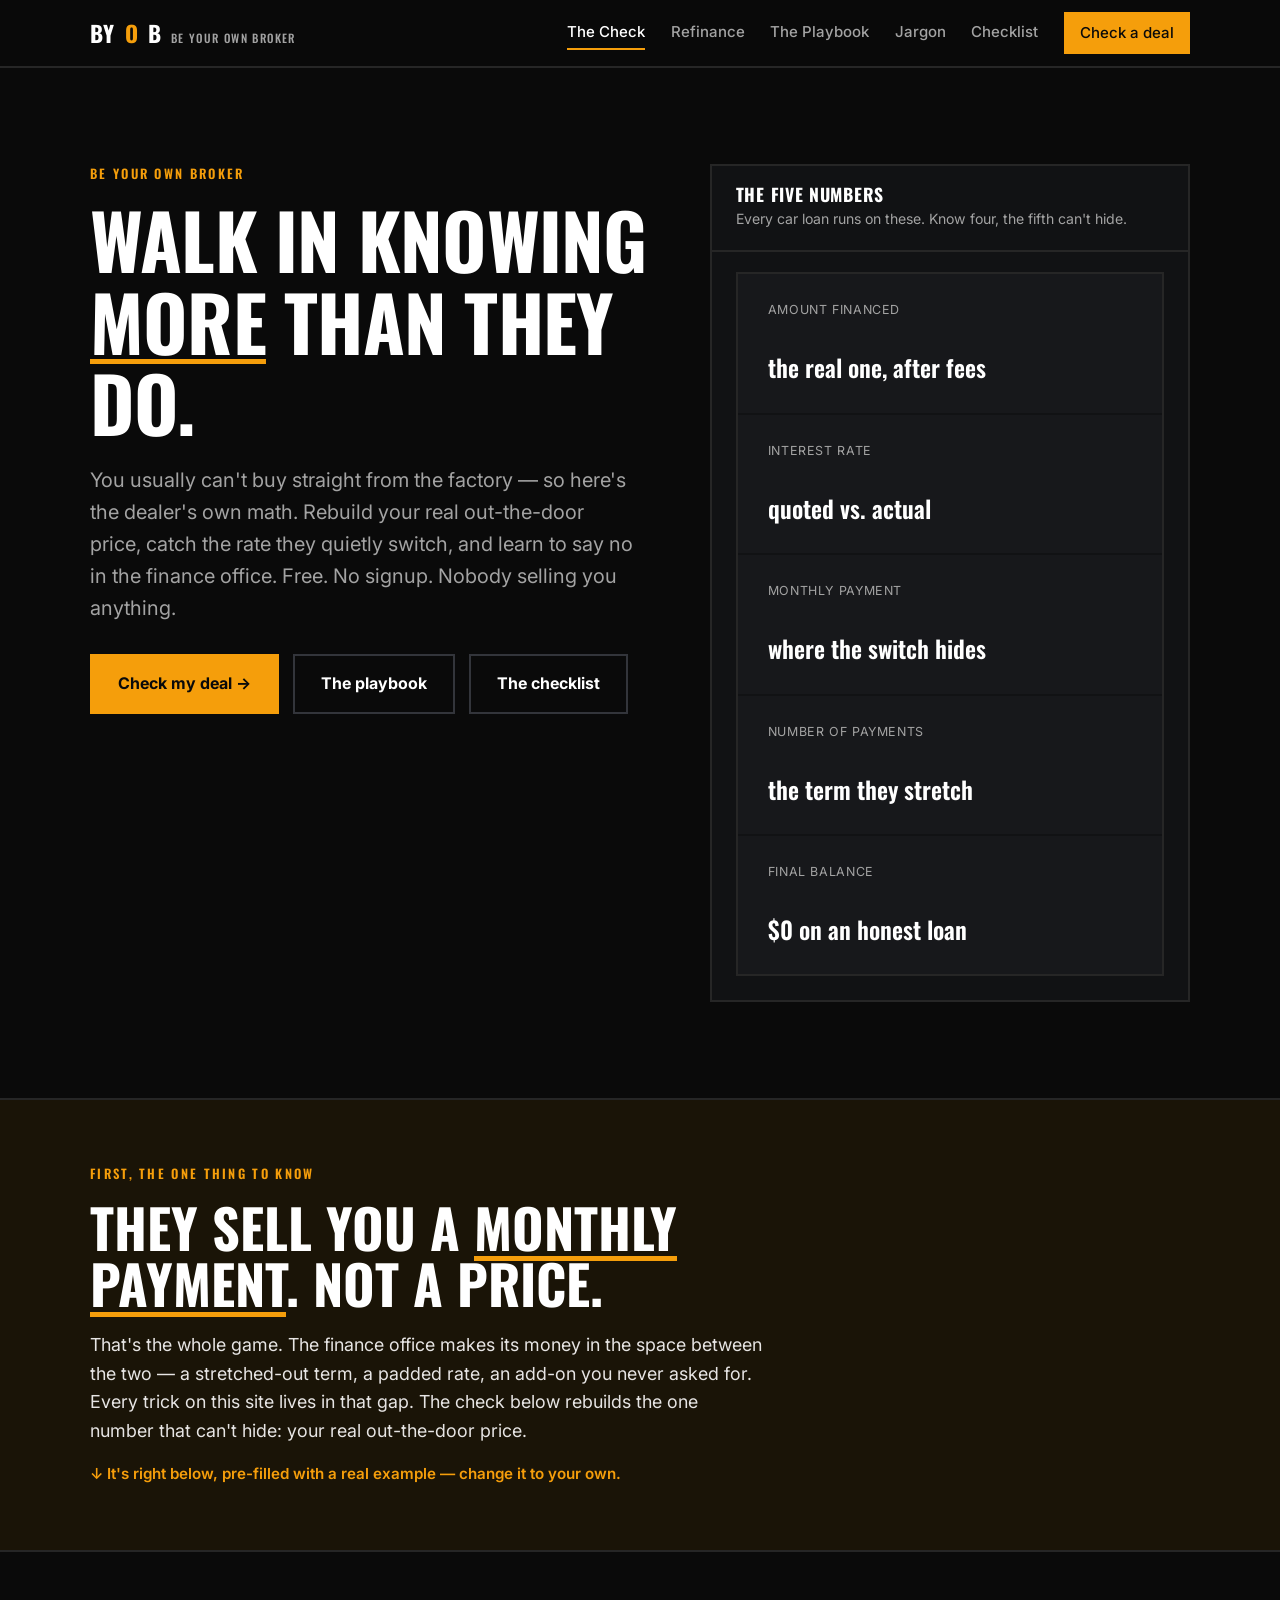
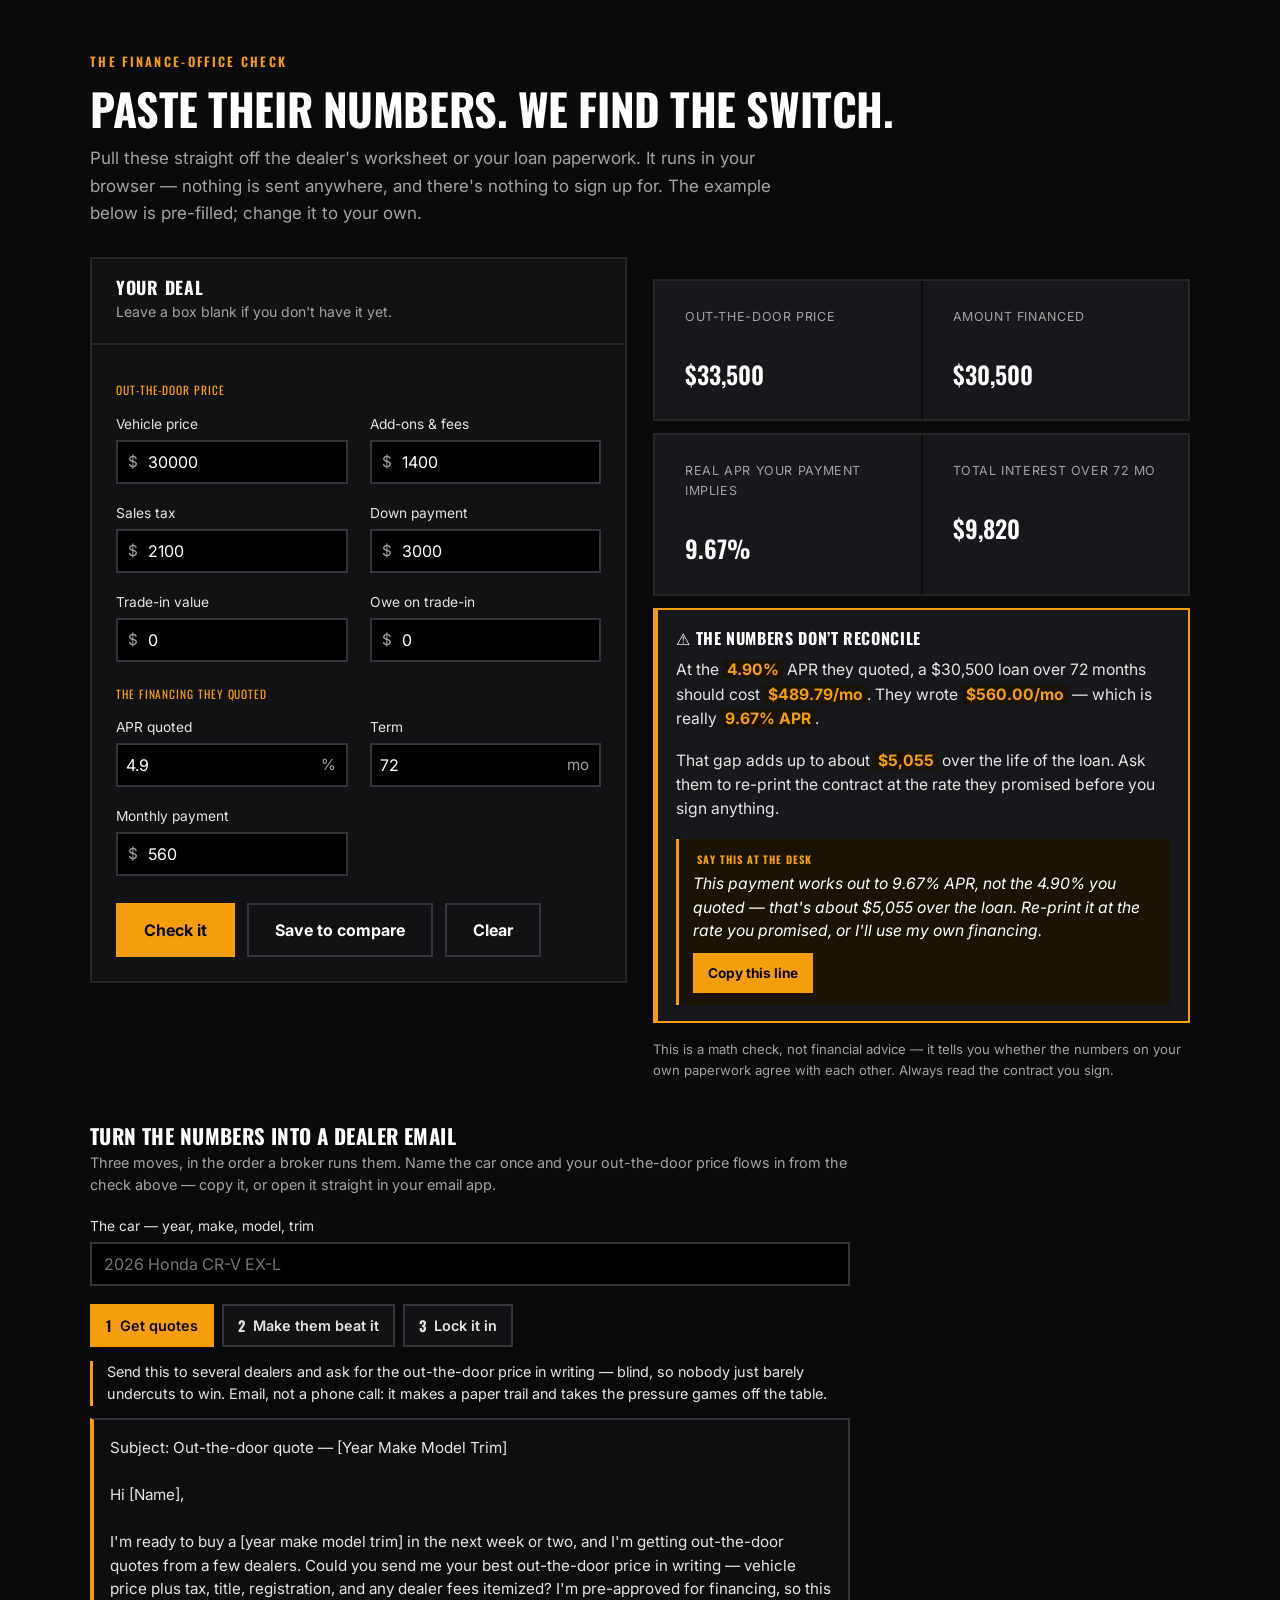
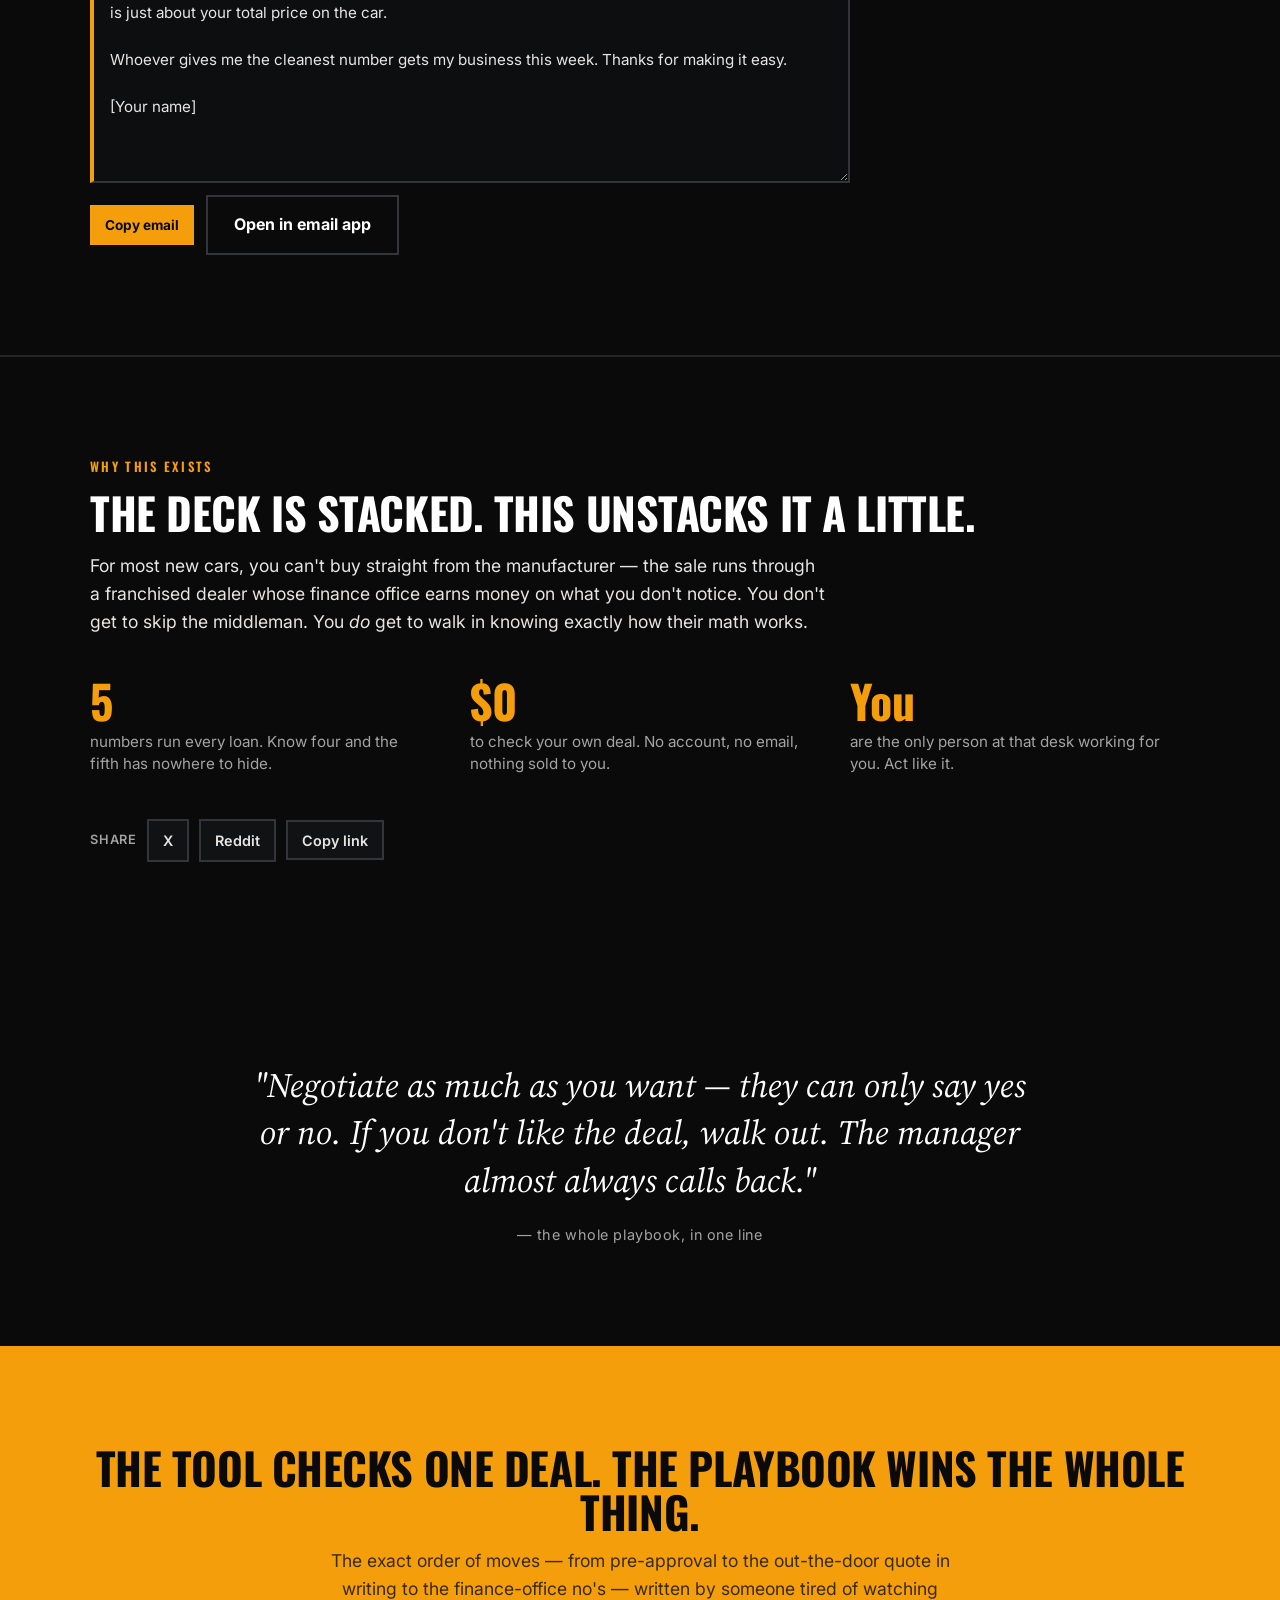
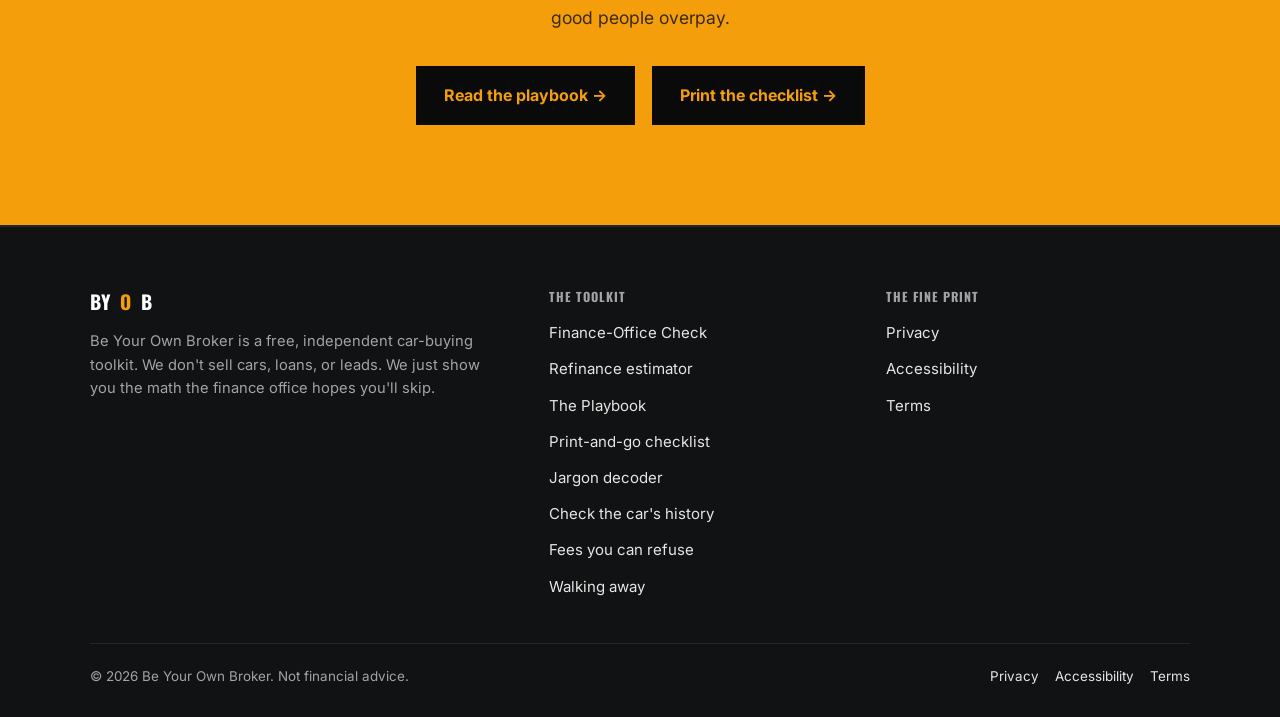
<file: index.html>
<!doctype html>
<!--
  ██████╗ ██╗   ██╗ ██████╗ ██████╗
  ██╔══██╗╚██╗ ██╔╝██╔═══██╗██╔══██╗   BE YOUR OWN BROKER
  ██████╔╝ ╚████╔╝ ██║   ██║██████╔╝   on your side of the desk.
  ██╔══██╗  ╚██╔╝  ██║   ██║██╔══██╗
  ██████╔╝   ██║   ╚██████╔╝██████╔╝
  ╚═════╝    ╚═╝    ╚═════╝ ╚═════╝
-->
<html lang="en">
<head>
<meta charset="utf-8">
<meta name="viewport" content="width=device-width, initial-scale=1">
<title>BYOB — Be Your Own Broker | Check your car deal before you sign</title>
<meta name="description" content="A free, no-signup toolkit for car buyers. Reconstruct your real out-the-door price, catch the interest-rate switch dealers hope you miss, and learn to negotiate like you brought your own broker.">
<link rel="canonical" href="https://byob.sdfkjh.com/">
<meta name="theme-color" content="#0a0a0a">
<meta property="og:type" content="website">
<meta property="og:site_name" content="Be Your Own Broker">
<meta property="og:locale" content="en_US">
<meta property="og:url" content="https://byob.sdfkjh.com/">
<meta property="og:title" content="Be Your Own Broker — check your car deal before you sign">
<meta property="og:description" content="Reconstruct your real out-the-door price and catch the rate switch dealers hope you miss. Free, no signup.">
<meta property="og:image" content="https://byob.sdfkjh.com/og-card.png">
<meta name="twitter:card" content="summary_large_image">
<meta name="twitter:title" content="Be Your Own Broker — check your car deal before you sign">
<meta name="twitter:description" content="Reconstruct your real out-the-door price and catch the rate switch dealers hope you miss. Free, no signup.">
<meta name="twitter:image" content="https://byob.sdfkjh.com/og-card.png">
<link rel="icon" href="/favicon.svg" type="image/svg+xml">
<link rel="apple-touch-icon" href="/apple-touch-icon.png">
<link rel="preconnect" href="https://fonts.googleapis.com">
<link rel="preconnect" href="https://fonts.gstatic.com" crossorigin>
<link href="https://fonts.googleapis.com/css2?family=Oswald:wght@500;600;700&family=Inter:wght@400;500;600;700&family=Source+Serif+4:ital,wght@1,400;1,600&display=swap" rel="stylesheet">
<link rel="stylesheet" href="/styles.css">
<script type="application/ld+json">
{
  "@context": "https://schema.org",
  "@graph": [
    {
      "@type": "WebSite",
      "@id": "https://byob.sdfkjh.com/#website",
      "url": "https://byob.sdfkjh.com/",
      "name": "Be Your Own Broker",
      "description": "Free car-buying toolkit: out-the-door price and loan-math checker plus a plain-English negotiation playbook.",
      "publisher": { "@id": "https://byob.sdfkjh.com/#org" },
      "inLanguage": "en-US"
    },
    {
      "@type": "Organization",
      "@id": "https://byob.sdfkjh.com/#org",
      "name": "Be Your Own Broker",
      "alternateName": "BYOB",
      "url": "https://byob.sdfkjh.com/",
      "logo": "https://byob.sdfkjh.com/og-card.png",
      "description": "Consumer-side car-buying education and tools."
    },
    {
      "@type": "WebApplication",
      "@id": "https://byob.sdfkjh.com/#tool",
      "name": "Finance-Office Check",
      "url": "https://byob.sdfkjh.com/#check",
      "applicationCategory": "FinanceApplication",
      "operatingSystem": "Any",
      "browserRequirements": "Requires JavaScript",
      "offers": { "@type": "Offer", "price": "0", "priceCurrency": "USD" },
      "description": "Reconstructs a car's true out-the-door price and checks whether the quoted APR matches the monthly payment."
    }
  ]
}
</script>
</head>
<body>
<a class="skip-link" href="#main">Skip to content</a>

<header class="site-header">
  <div class="wrap bar">
    <a class="brand" href="/">BY<em>O</em>B <span class="brand__full">Be Your Own Broker</span></a>
    <button class="nav-toggle" aria-expanded="false" aria-controls="nav" aria-label="Menu">☰</button>
    <nav class="nav" id="nav" aria-label="Primary">
      <span class="nav__group" aria-hidden="true">Tools</span>
      <a href="#check" aria-current="page">The Check</a>
      <a href="/refinance">Refinance</a>
      <span class="nav__group" aria-hidden="true">Guides</span>
      <a href="/playbook">The Playbook</a>
      <a href="/jargon">Jargon</a>
      <a href="/checklist">Checklist</a>
      <a class="nav__cta" href="#check">Check a deal</a>
    </nav>
  </div>
</header>

<main id="main">

  <section class="hero wrap" aria-labelledby="hero-h">
    <div class="hero__grid">
      <div>
        <p class="eyebrow">Be Your Own Broker</p>
        <h1 id="hero-h">Walk in knowing <u>more</u> than they do.</h1>
        <p class="hero__lede">You usually can't buy straight from the factory — so here's the dealer's own math. Rebuild your real out-the-door price, catch the rate they quietly switch, and learn to say no in the finance office. Free. No signup. Nobody selling you anything.</p>
        <div class="hero__cta">
          <a class="btn btn--amber" href="#check">Check my deal →</a>
          <a class="btn btn--ghost" href="/playbook">The playbook</a>
          <a class="btn btn--ghost" href="/checklist">The checklist</a>
        </div>
      </div>
      <div class="foc" aria-hidden="true">
        <div class="foc__head">
          <h3>The five numbers</h3>
          <p>Every car loan runs on these. Know four, the fifth can't hide.</p>
        </div>
        <div class="foc__body">
          <div class="foc__summary foc__summary--solo">
            <div><div class="k">Amount financed</div><div class="v">the real one, after fees</div></div>
            <div><div class="k">Interest rate</div><div class="v">quoted vs. actual</div></div>
            <div><div class="k">Monthly payment</div><div class="v">where the switch hides</div></div>
            <div><div class="k">Number of payments</div><div class="v">the term they stretch</div></div>
            <div><div class="k">Final balance</div><div class="v">$0 on an honest loan</div></div>
          </div>
        </div>
      </div>
    </div>
  </section>

  <section class="bridge">
    <div class="wrap">
      <p class="eyebrow">First, the one thing to know</p>
      <p class="bridge__line">They sell you a <u>monthly payment</u>. Not a price.</p>
      <p class="bridge__body">That's the whole game. The finance office makes its money in the space between the two — a stretched-out term, a padded rate, an add-on you never asked for. Every trick on this site lives in that gap. The check below rebuilds the one number that can't hide: your real out-the-door price.</p>
      <p class="bridge__cue">↓ It's right below, pre-filled with a real example — change it to your own.</p>
    </div>
  </section>

  <section class="section section--line" id="check" aria-labelledby="check-h">
    <div class="wrap">
      <p class="eyebrow">The Finance-Office Check</p>
      <h2 id="check-h">Paste their numbers. We find the switch.</h2>
      <p class="section__intro">Pull these straight off the dealer's worksheet or your loan paperwork. It runs in your browser — nothing is sent anywhere, and there's nothing to sign up for. The example below is pre-filled; change it to your own.</p>

      <div class="foc-layout">
        <form class="foc" id="foc-form">
          <div class="foc__head">
            <h3>Your deal</h3>
            <p>Leave a box blank if you don't have it yet.</p>
          </div>
          <div class="foc__body">
            <fieldset>
              <legend class="foc__legend">Out-the-door price</legend>
              <div class="foc__grid">
                <div class="foc__field">
                  <label for="foc-price">Vehicle price</label>
                  <div class="foc__input"><span class="pre">$</span><input id="foc-price" inputmode="decimal" value="30000"></div>
                </div>
                <div class="foc__field">
                  <label for="foc-fees">Add-ons &amp; fees</label>
                  <div class="foc__input"><span class="pre">$</span><input id="foc-fees" inputmode="decimal" value="1400"></div>
                </div>
                <div class="foc__field">
                  <label for="foc-tax">Sales tax</label>
                  <div class="foc__input"><span class="pre">$</span><input id="foc-tax" inputmode="decimal" value="2100"></div>
                </div>
                <div class="foc__field">
                  <label for="foc-down">Down payment</label>
                  <div class="foc__input"><span class="pre">$</span><input id="foc-down" inputmode="decimal" value="3000"></div>
                </div>
                <div class="foc__field">
                  <label for="foc-trade-value">Trade-in value</label>
                  <div class="foc__input"><span class="pre">$</span><input id="foc-trade-value" inputmode="decimal" value="0"></div>
                </div>
                <div class="foc__field">
                  <label for="foc-trade-owe">Owe on trade-in</label>
                  <div class="foc__input"><span class="pre">$</span><input id="foc-trade-owe" inputmode="decimal" value="0"></div>
                </div>
              </div>
            </fieldset>
            <fieldset>
              <legend class="foc__legend">The financing they quoted</legend>
              <div class="foc__grid">
                <div class="foc__field">
                  <label for="foc-apr">APR quoted</label>
                  <div class="foc__input"><input id="foc-apr" inputmode="decimal" value="4.9"><span class="post">%</span></div>
                </div>
                <div class="foc__field">
                  <label for="foc-term">Term</label>
                  <div class="foc__input"><input id="foc-term" inputmode="numeric" value="72"><span class="post">mo</span></div>
                </div>
                <div class="foc__field">
                  <label for="foc-payment">Monthly payment</label>
                  <div class="foc__input"><span class="pre">$</span><input id="foc-payment" inputmode="decimal" value="560"></div>
                </div>
              </div>
            </fieldset>
            <div class="foc__actions">
              <button type="submit" class="btn btn--amber">Check it</button>
              <button type="button" class="btn btn--ghost" id="foc-save">Save to compare</button>
              <button type="reset" class="btn btn--ghost" id="foc-reset">Clear</button>
            </div>
          </div>
        </form>

        <div>
          <div class="foc__out" id="foc-output" aria-live="polite"></div>
          <p class="foc__note">This is a math check, not financial advice — it tells you whether the numbers on your own paperwork agree with each other. Always read the contract you sign.</p>
        </div>
      </div>

      <div class="compare" id="foc-compare" hidden></div>

      <div class="shop" id="foc-shop">
        <h3 class="shop__title">Turn the numbers into a dealer email</h3>
        <p class="shop__sub">Three moves, in the order a broker runs them. Name the car once and your out-the-door price flows in from the check above — copy it, or open it straight in your email app.</p>

        <div class="shop__vehicle">
          <label for="shop-vehicle">The car — year, make, model, trim</label>
          <input id="shop-vehicle" type="text" placeholder="2026 Honda CR-V EX-L" autocomplete="off">
        </div>

        <div class="shop__phases" role="group" aria-label="Which email">
          <button class="shop__phase" data-phase="1" type="button" aria-pressed="true"><span class="shop__phase-n">1</span> Get quotes</button>
          <button class="shop__phase" data-phase="2" type="button" aria-pressed="false"><span class="shop__phase-n">2</span> Make them beat it</button>
          <button class="shop__phase" data-phase="3" type="button" aria-pressed="false"><span class="shop__phase-n">3</span> Lock it in</button>
        </div>

        <p class="shop__coach" id="shop-coach"></p>
        <textarea class="email-tpl" id="shop-email" readonly rows="14" aria-label="Dealer email you can copy"></textarea>
        <div class="shop__actions">
          <button class="copy-btn" data-copy="shop-email" type="button">Copy email</button>
          <a class="btn btn--ghost shop__mailto" id="shop-mailto" href="#">Open in email app</a>
        </div>
      </div>
    </div>
  </section>

  <section class="section section--line" id="why" aria-labelledby="why-h">
    <div class="wrap">
      <p class="eyebrow">Why this exists</p>
      <h2 id="why-h">The deck is stacked. This unstacks it a little.</h2>
      <p class="section__intro section__intro--lead">For most new cars, you can't buy straight from the manufacturer — the sale runs through a franchised dealer whose finance office earns money on what you don't notice. You don't get to skip the middleman. You <em>do</em> get to walk in knowing exactly how their math works.</p>
      <div class="strip">
        <div class="strip__item"><div class="n">5</div><div class="l">numbers run every loan. Know four and the fifth has nowhere to hide.</div></div>
        <div class="strip__item"><div class="n">$0</div><div class="l">to check your own deal. No account, no email, nothing sold to you.</div></div>
        <div class="strip__item"><div class="n">You</div><div class="l">are the only person at that desk working for you. Act like it.</div></div>
      </div>
      <div class="share" data-share data-share-text="Be Your Own Broker — check your car deal before you sign. Free, no signup." style="margin-top:44px">
        <span data-share-label>Share</span>
        <button class="share__btn" data-share-native hidden type="button">Share…</button>
        <a class="share__btn" data-share-x href="#" rel="noopener">X</a>
        <a class="share__btn" data-share-reddit href="#" rel="noopener">Reddit</a>
        <button class="share__btn" data-share-copy type="button">Copy link</button>
      </div>
    </div>
  </section>

  <section class="section quote wrap">
    <blockquote>"Negotiate as much as you want — they can only say yes or no. If you don't like the deal, walk out. The manager almost always calls back."</blockquote>
    <cite>— the whole playbook, in one line</cite>
  </section>

  <section class="section cta-band">
    <div class="wrap">
      <h2>The tool checks one deal. The playbook wins the whole thing.</h2>
      <p>The exact order of moves — from pre-approval to the out-the-door quote in writing to the finance-office no's — written by someone tired of watching good people overpay.</p>
      <a class="btn btn--dark" href="/playbook">Read the playbook →</a>
      <a class="btn btn--dark" href="/checklist">Print the checklist →</a>
    </div>
  </section>

</main>

<footer class="site-footer">
  <div class="wrap">
    <div class="grid">
      <div>
        <span class="brand">BY<em>O</em>B</span>
        <p>Be Your Own Broker is a free, independent car-buying toolkit. We don't sell cars, loans, or leads. We just show you the math the finance office hopes you'll skip.</p>
      </div>
      <div>
        <h4>The toolkit</h4>
        <ul>
          <li><a href="/#check">Finance-Office Check</a></li>
          <li><a href="/refinance">Refinance estimator</a></li>
          <li><a href="/playbook">The Playbook</a></li>
          <li><a href="/checklist">Print-and-go checklist</a></li>
          <li><a href="/jargon">Jargon decoder</a></li>
          <li><a href="/playbook#vet">Check the car's history</a></li>
          <li><a href="/playbook#fees">Fees you can refuse</a></li>
          <li><a href="/playbook#walk">Walking away</a></li>
        </ul>
      </div>
      <div>
        <h4>The fine print</h4>
        <ul>
          <li><a href="/privacy">Privacy</a></li>
          <li><a href="/accessibility">Accessibility</a></li>
          <li><a href="/terms">Terms</a></li>
        </ul>
      </div>
    </div>
    <div class="footer-bottom">
      <p class="footer-credit">© 2026 Be Your Own Broker. Not financial advice.</p>
      <div class="compliance">
        <a href="/privacy">Privacy</a>
        <a href="/accessibility">Accessibility</a>
        <a href="/terms">Terms</a>
      </div>
    </div>
  </div>
</footer>

<script src="/tool.js" defer></script>
<script src="/compare.js" defer></script>
<script src="/shop.js" defer></script>
<script src="/site.js" defer></script>
<script defer src="https://static.cloudflareinsights.com/beacon.min.js" data-cf-beacon='{"token": "706e96eff7b14a30a40eff0d2799f1a3"}'></script>
</body>
</html>
</file>
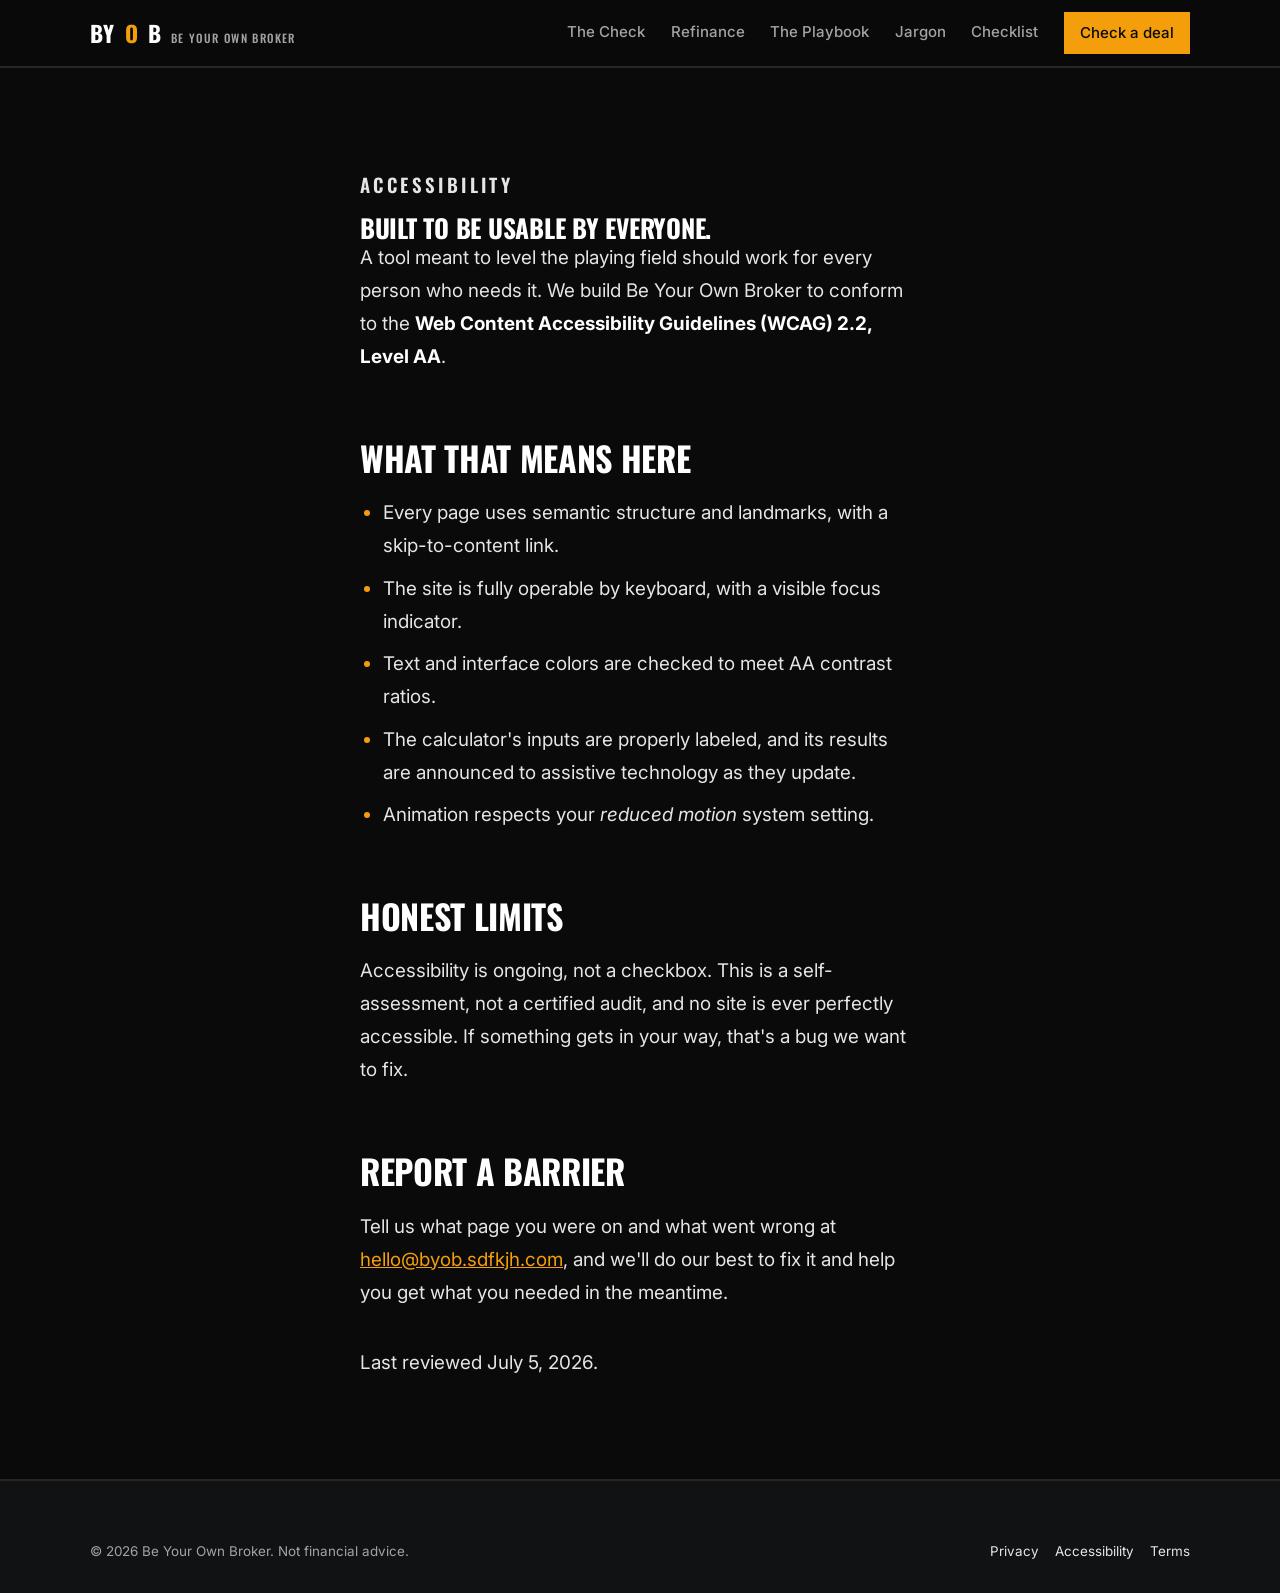
<file: accessibility.html>
<!doctype html>
<html lang="en">
<head>
<meta charset="utf-8">
<meta name="viewport" content="width=device-width, initial-scale=1">
<title>Accessibility — Be Your Own Broker</title>
<meta name="description" content="Be Your Own Broker aims to meet WCAG 2.2 Level AA. Here is our accessibility commitment and how to report a barrier.">
<link rel="canonical" href="https://byob.sdfkjh.com/accessibility">
<meta name="theme-color" content="#0a0a0a">
<meta name="robots" content="index,follow">
<link rel="icon" href="/favicon.svg" type="image/svg+xml">
<link rel="apple-touch-icon" href="/apple-touch-icon.png">
<link rel="preconnect" href="https://fonts.googleapis.com">
<link rel="preconnect" href="https://fonts.gstatic.com" crossorigin>
<link href="https://fonts.googleapis.com/css2?family=Oswald:wght@500;600;700&family=Inter:wght@400;500;600;700&family=Source+Serif+4:ital,wght@1,400;1,600&display=swap" rel="stylesheet">
<link rel="stylesheet" href="/styles.css">
</head>
<body>
<a class="skip-link" href="#main">Skip to content</a>
<header class="site-header">
  <div class="wrap bar">
    <a class="brand" href="/">BY<em>O</em>B <span class="brand__full">Be Your Own Broker</span></a>
    <button class="nav-toggle" aria-expanded="false" aria-controls="nav" aria-label="Menu">☰</button>
    <nav class="nav" id="nav" aria-label="Primary">
      <span class="nav__group" aria-hidden="true">Tools</span>
      <a href="/#check">The Check</a>
      <a href="/refinance">Refinance</a>
      <span class="nav__group" aria-hidden="true">Guides</span>
      <a href="/playbook">The Playbook</a>
      <a href="/jargon">Jargon</a>
      <a href="/checklist">Checklist</a>
      <a class="nav__cta" href="/#check">Check a deal</a>
    </nav>
  </div>
</header>
<main id="main">
  <article class="article wrap section">
    <p class="eyebrow">Accessibility</p>
    <h1>Built to be usable by everyone.</h1>
    <p>A tool meant to level the playing field should work for every person who needs it. We build Be Your Own Broker to conform to the <strong>Web Content Accessibility Guidelines (WCAG) 2.2, Level AA</strong>.</p>
    <h2>What that means here</h2>
    <ul>
      <li>Every page uses semantic structure and landmarks, with a skip-to-content link.</li>
      <li>The site is fully operable by keyboard, with a visible focus indicator.</li>
      <li>Text and interface colors are checked to meet AA contrast ratios.</li>
      <li>The calculator's inputs are properly labeled, and its results are announced to assistive technology as they update.</li>
      <li>Animation respects your <em>reduced motion</em> system setting.</li>
    </ul>
    <h2>Honest limits</h2>
    <p>Accessibility is ongoing, not a checkbox. This is a self-assessment, not a certified audit, and no site is ever perfectly accessible. If something gets in your way, that's a bug we want to fix.</p>
    <h2>Report a barrier</h2>
    <p>Tell us what page you were on and what went wrong at <a href="mailto:hello@byob.sdfkjh.com">hello@byob.sdfkjh.com</a>, and we'll do our best to fix it and help you get what you needed in the meantime.</p>
    <p class="last-updated">Last reviewed July 5, 2026.</p>
  </article>
</main>
<footer class="site-footer">
  <div class="wrap">
    <div class="footer-bottom footer-bottom--bare">
      <p class="footer-credit">© 2026 Be Your Own Broker. Not financial advice.</p>
      <div class="compliance">
        <a href="/privacy">Privacy</a>
        <a href="/accessibility">Accessibility</a>
        <a href="/terms">Terms</a>
      </div>
    </div>
  </div>
</footer>
<script src="/site.js" defer></script>
<script defer src="https://static.cloudflareinsights.com/beacon.min.js" data-cf-beacon='{"token": "706e96eff7b14a30a40eff0d2799f1a3"}'></script>
</body>
</html>
</file>
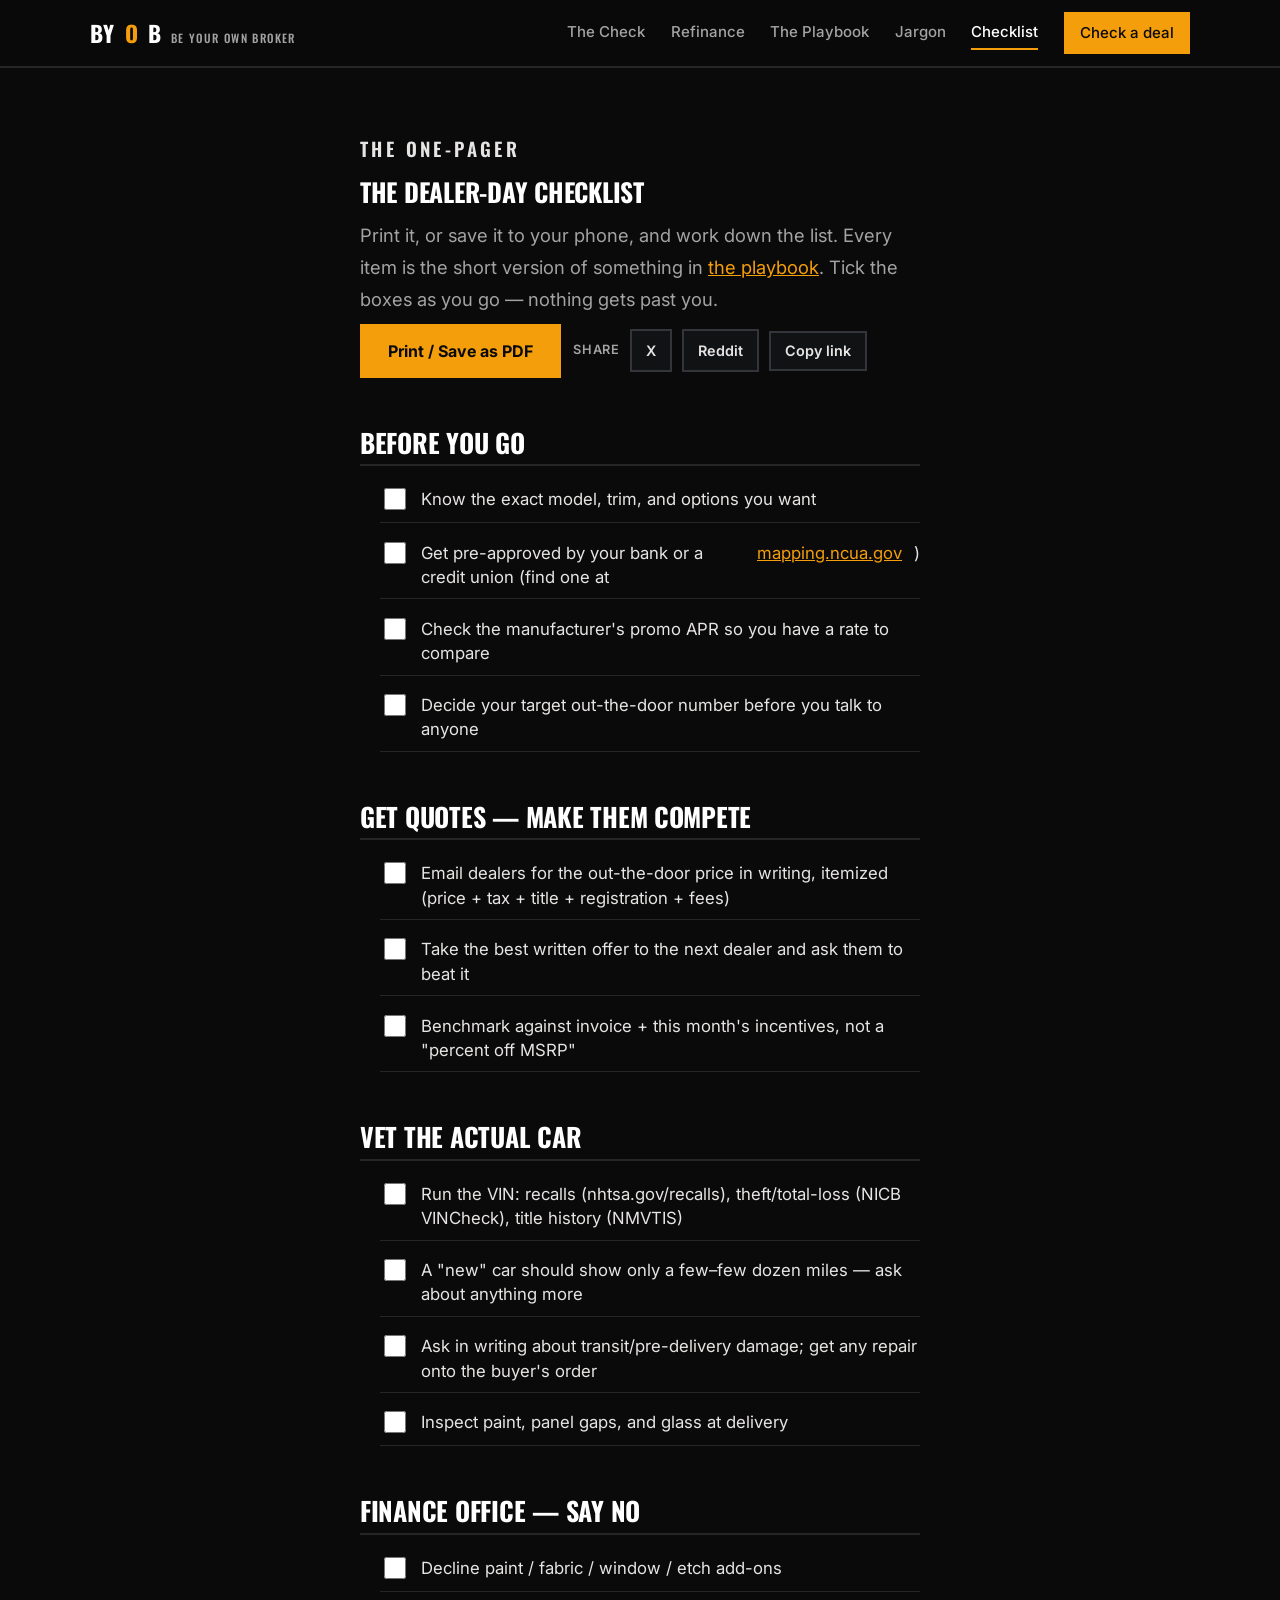
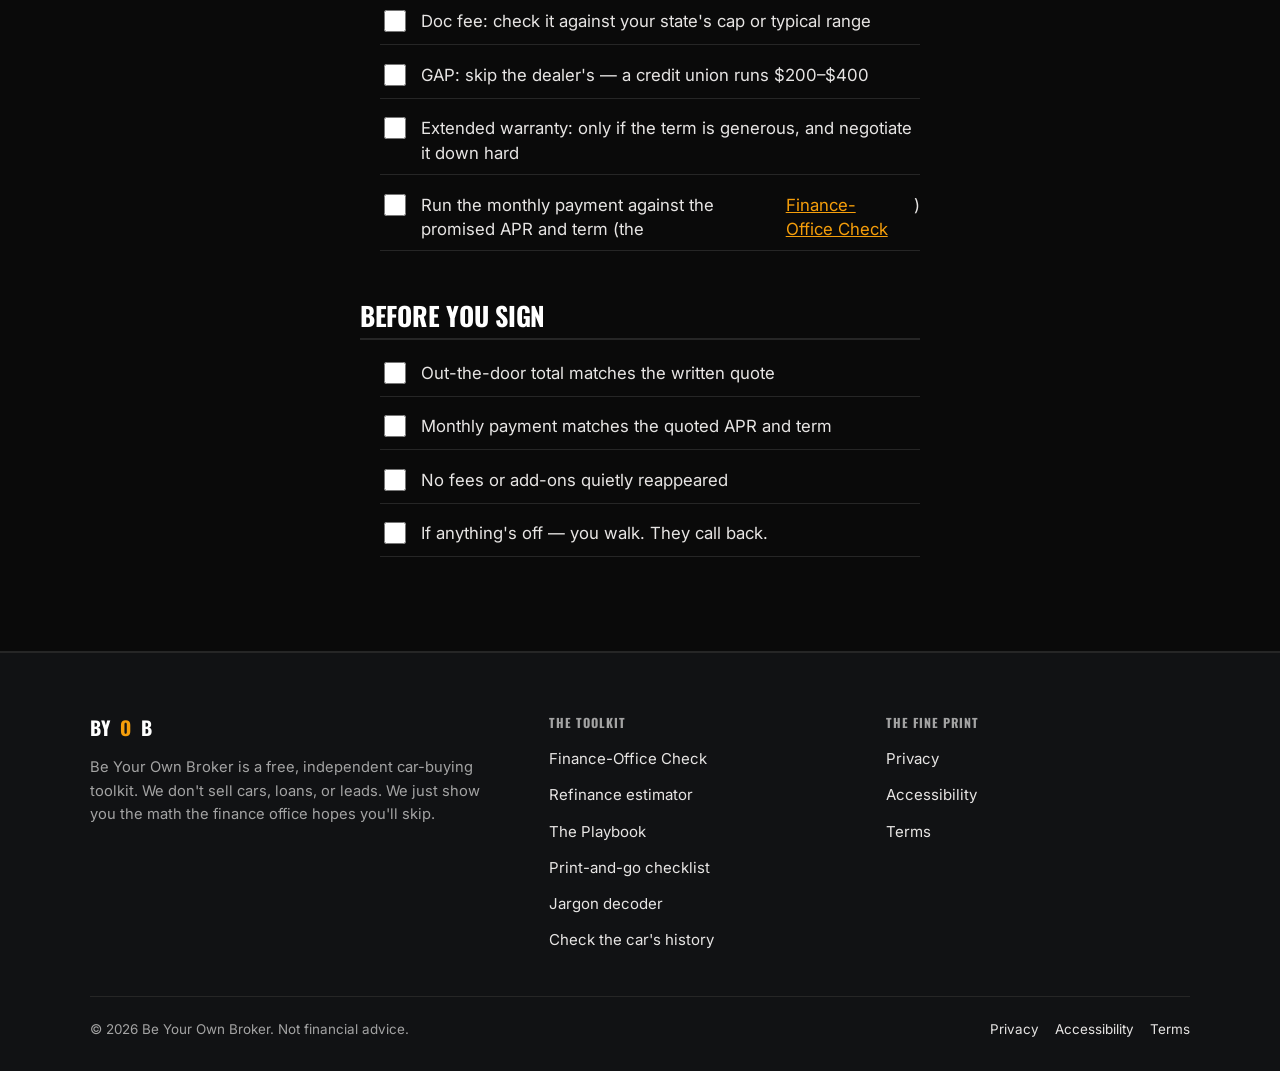
<file: checklist.html>
<!doctype html>
<html lang="en">
<head>
<meta charset="utf-8">
<meta name="viewport" content="width=device-width, initial-scale=1">
<title>The Dealer-Day Checklist — print and bring it | BYOB</title>
<meta name="description" content="A free one-page car-buying checklist to print and bring to the dealership: pre-approval, out-the-door quotes, VIN checks, finance-office no's, and the numbers to verify before you sign.">
<link rel="canonical" href="https://byob.sdfkjh.com/checklist">
<meta name="theme-color" content="#0a0a0a">
<meta property="og:type" content="website">
<meta property="og:site_name" content="Be Your Own Broker">
<meta property="og:locale" content="en_US">
<meta property="og:url" content="https://byob.sdfkjh.com/checklist">
<meta property="og:title" content="The Dealer-Day Checklist — print and bring it">
<meta property="og:description" content="A free one-page checklist to print and bring to the dealership so nothing gets past you.">
<meta property="og:image" content="https://byob.sdfkjh.com/og-card.png">
<meta name="twitter:card" content="summary_large_image">
<meta name="twitter:title" content="The Dealer-Day Checklist — print and bring it">
<meta name="twitter:description" content="A free one-page checklist to print and bring to the dealership.">
<meta name="twitter:image" content="https://byob.sdfkjh.com/og-card.png">
<link rel="icon" href="/favicon.svg" type="image/svg+xml">
<link rel="apple-touch-icon" href="/apple-touch-icon.png">
<link rel="preconnect" href="https://fonts.googleapis.com">
<link rel="preconnect" href="https://fonts.gstatic.com" crossorigin>
<link href="https://fonts.googleapis.com/css2?family=Oswald:wght@500;600;700&family=Inter:wght@400;500;600;700&family=Source+Serif+4:ital,wght@1,400;1,600&display=swap" rel="stylesheet">
<link rel="stylesheet" href="/styles.css">
<script type="application/ld+json">
{
  "@context": "https://schema.org",
  "@type": "WebPage",
  "name": "The Dealer-Day Checklist",
  "description": "A printable one-page car-buying checklist covering pre-approval, out-the-door quotes, vehicle history, finance-office add-ons, and final verification.",
  "url": "https://byob.sdfkjh.com/checklist",
  "isPartOf": { "@type": "WebSite", "name": "Be Your Own Broker", "url": "https://byob.sdfkjh.com/" },
  "publisher": { "@type": "Organization", "name": "Be Your Own Broker" },
  "inLanguage": "en-US"
}
</script>
</head>
<body>
<a class="skip-link" href="#main">Skip to content</a>

<header class="site-header">
  <div class="wrap bar">
    <a class="brand" href="/">BY<em>O</em>B <span class="brand__full">Be Your Own Broker</span></a>
    <button class="nav-toggle" aria-expanded="false" aria-controls="nav" aria-label="Menu">☰</button>
    <nav class="nav" id="nav" aria-label="Primary">
      <span class="nav__group" aria-hidden="true">Tools</span>
      <a href="/#check">The Check</a>
      <a href="/refinance">Refinance</a>
      <span class="nav__group" aria-hidden="true">Guides</span>
      <a href="/playbook">The Playbook</a>
      <a href="/jargon">Jargon</a>
      <a href="/checklist" aria-current="page">Checklist</a>
      <a class="nav__cta" href="/#check">Check a deal</a>
    </nav>
  </div>
</header>

<main id="main">
  <article class="article wrap section--tight">
    <p class="eyebrow">The one-pager</p>
    <h1>The dealer-day checklist</h1>
    <p style="font-size:1.15rem;color:var(--dim);max-width:44rem;margin:14px 0 8px">Print it, or save it to your phone, and work down the list. Every item is the short version of something in <a href="/playbook">the playbook</a>. Tick the boxes as you go — nothing gets past you.</p>

    <div class="checklist__actions">
      <button class="btn btn--amber" data-print>Print / Save as PDF</button>
      <div class="share" data-share data-share-text="The dealer-day car-buying checklist — free, print and bring it.">
        <span data-share-label>Share</span>
        <button class="share__btn" data-share-native hidden type="button">Share…</button>
        <a class="share__btn" data-share-x href="#" rel="noopener">X</a>
        <a class="share__btn" data-share-reddit href="#" rel="noopener">Reddit</a>
        <button class="share__btn" data-share-copy type="button">Copy link</button>
      </div>
    </div>

    <div class="checklist">
      <section class="checklist__group">
        <h2>Before you go</h2>
        <ul class="checklist__list">
          <li><label><input type="checkbox"> Know the exact model, trim, and options you want</label></li>
          <li><label><input type="checkbox"> Get pre-approved by your bank or a credit union (find one at <a href="https://mapping.ncua.gov/">mapping.ncua.gov</a>)</label></li>
          <li><label><input type="checkbox"> Check the manufacturer's promo APR so you have a rate to compare</label></li>
          <li><label><input type="checkbox"> Decide your target out-the-door number before you talk to anyone</label></li>
        </ul>
      </section>

      <section class="checklist__group">
        <h2>Get quotes — make them compete</h2>
        <ul class="checklist__list">
          <li><label><input type="checkbox"> Email dealers for the out-the-door price in writing, itemized (price + tax + title + registration + fees)</label></li>
          <li><label><input type="checkbox"> Take the best written offer to the next dealer and ask them to beat it</label></li>
          <li><label><input type="checkbox"> Benchmark against invoice + this month's incentives, not a "percent off MSRP"</label></li>
        </ul>
      </section>

      <section class="checklist__group">
        <h2>Vet the actual car</h2>
        <ul class="checklist__list">
          <li><label><input type="checkbox"> Run the VIN: recalls (nhtsa.gov/recalls), theft/total-loss (NICB VINCheck), title history (NMVTIS)</label></li>
          <li><label><input type="checkbox"> A "new" car should show only a few–few dozen miles — ask about anything more</label></li>
          <li><label><input type="checkbox"> Ask in writing about transit/pre-delivery damage; get any repair onto the buyer's order</label></li>
          <li><label><input type="checkbox"> Inspect paint, panel gaps, and glass at delivery</label></li>
        </ul>
      </section>

      <section class="checklist__group">
        <h2>Finance office — say no</h2>
        <ul class="checklist__list">
          <li><label><input type="checkbox"> Decline paint / fabric / window / etch add-ons</label></li>
          <li><label><input type="checkbox"> Doc fee: check it against your state's cap or typical range</label></li>
          <li><label><input type="checkbox"> GAP: skip the dealer's — a credit union runs $200–$400</label></li>
          <li><label><input type="checkbox"> Extended warranty: only if the term is generous, and negotiate it down hard</label></li>
          <li><label><input type="checkbox"> Run the monthly payment against the promised APR and term (the <a href="/#check">Finance-Office Check</a>)</label></li>
        </ul>
      </section>

      <section class="checklist__group">
        <h2>Before you sign</h2>
        <ul class="checklist__list">
          <li><label><input type="checkbox"> Out-the-door total matches the written quote</label></li>
          <li><label><input type="checkbox"> Monthly payment matches the quoted APR and term</label></li>
          <li><label><input type="checkbox"> No fees or add-ons quietly reappeared</label></li>
          <li><label><input type="checkbox"> If anything's off — you walk. They call back.</label></li>
        </ul>
      </section>
    </div>
  </article>
</main>

<footer class="site-footer">
  <div class="wrap">
    <div class="grid">
      <div>
        <span class="brand">BY<em>O</em>B</span>
        <p>Be Your Own Broker is a free, independent car-buying toolkit. We don't sell cars, loans, or leads. We just show you the math the finance office hopes you'll skip.</p>
      </div>
      <div>
        <h4>The toolkit</h4>
        <ul>
          <li><a href="/#check">Finance-Office Check</a></li>
          <li><a href="/refinance">Refinance estimator</a></li>
          <li><a href="/playbook">The Playbook</a></li>
          <li><a href="/checklist">Print-and-go checklist</a></li>
          <li><a href="/jargon">Jargon decoder</a></li>
          <li><a href="/playbook#vet">Check the car's history</a></li>
        </ul>
      </div>
      <div>
        <h4>The fine print</h4>
        <ul>
          <li><a href="/privacy">Privacy</a></li>
          <li><a href="/accessibility">Accessibility</a></li>
          <li><a href="/terms">Terms</a></li>
        </ul>
      </div>
    </div>
    <div class="footer-bottom">
      <p class="footer-credit">© 2026 Be Your Own Broker. Not financial advice.</p>
      <div class="compliance">
        <a href="/privacy">Privacy</a>
        <a href="/accessibility">Accessibility</a>
        <a href="/terms">Terms</a>
      </div>
    </div>
  </div>
</footer>

<script src="/site.js" defer></script>
<script defer src="https://static.cloudflareinsights.com/beacon.min.js" data-cf-beacon='{"token": "706e96eff7b14a30a40eff0d2799f1a3"}'></script>
</body>
</html>
</file>
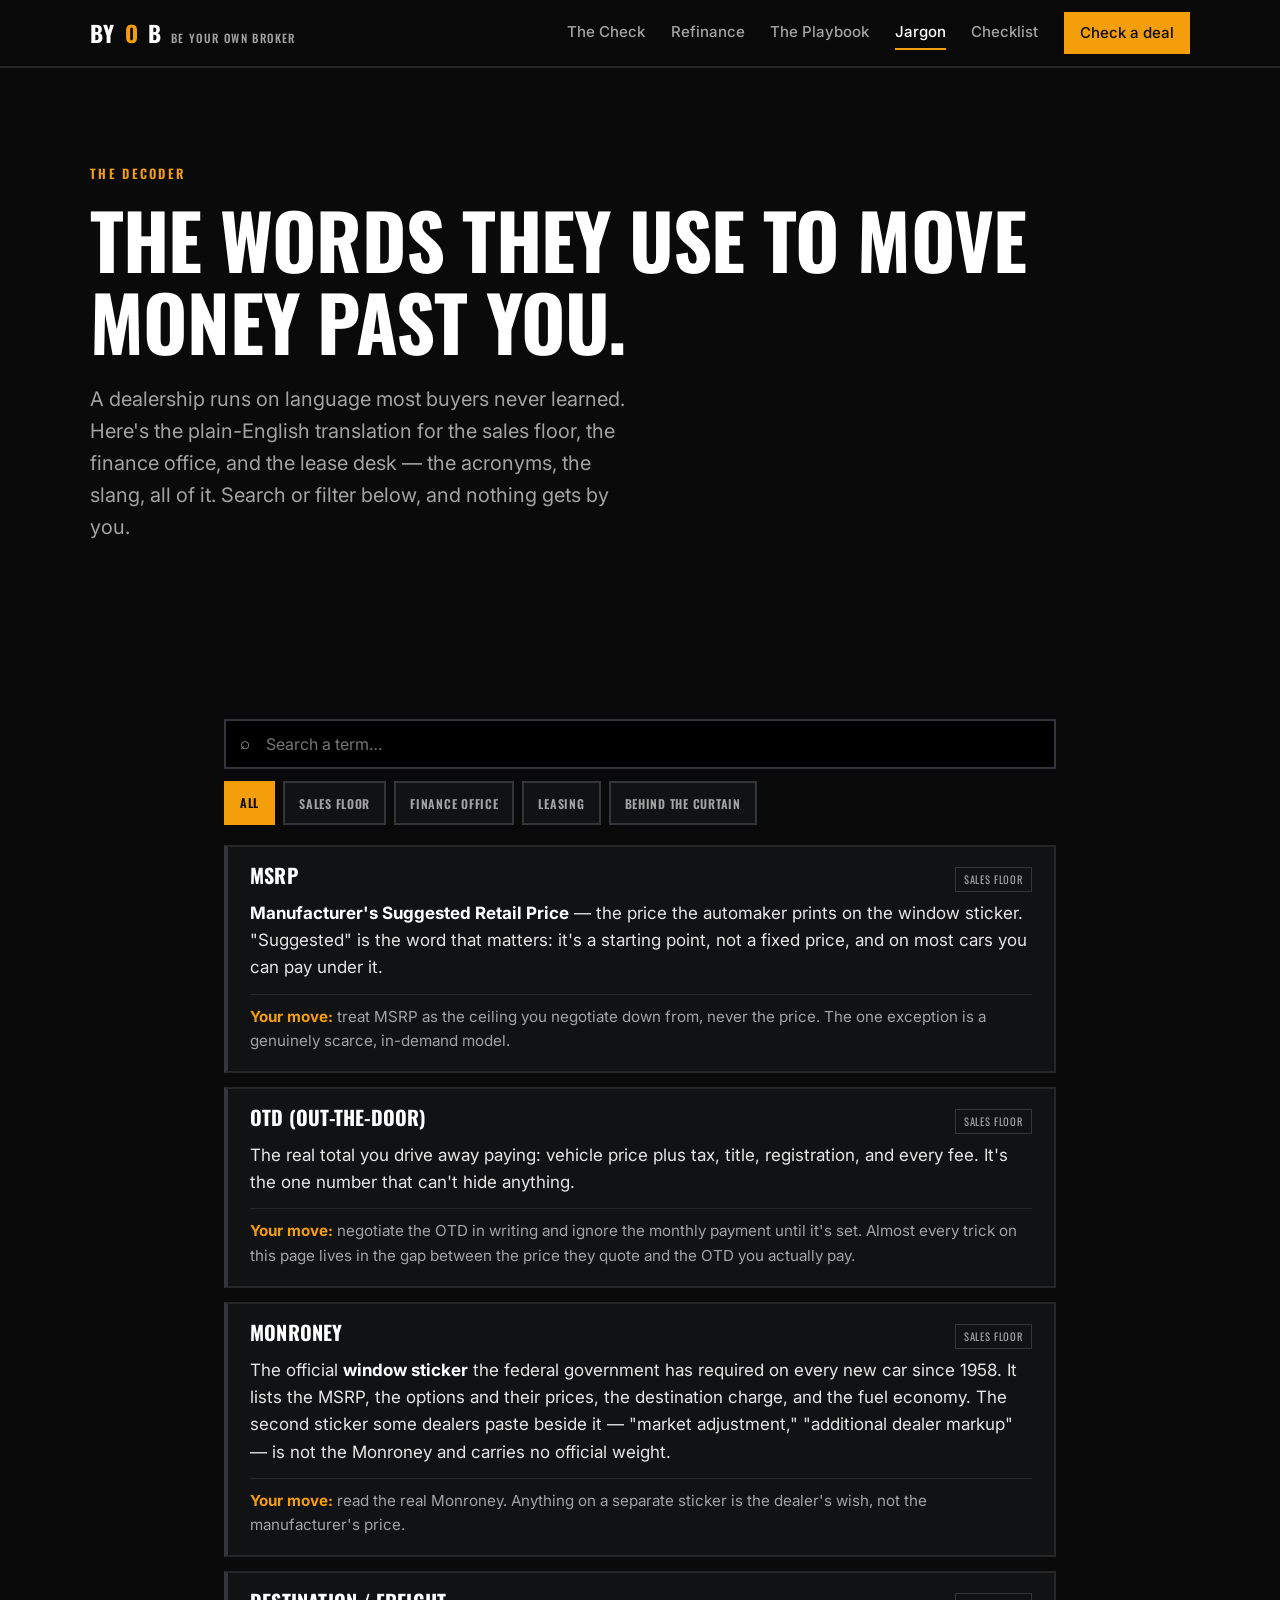
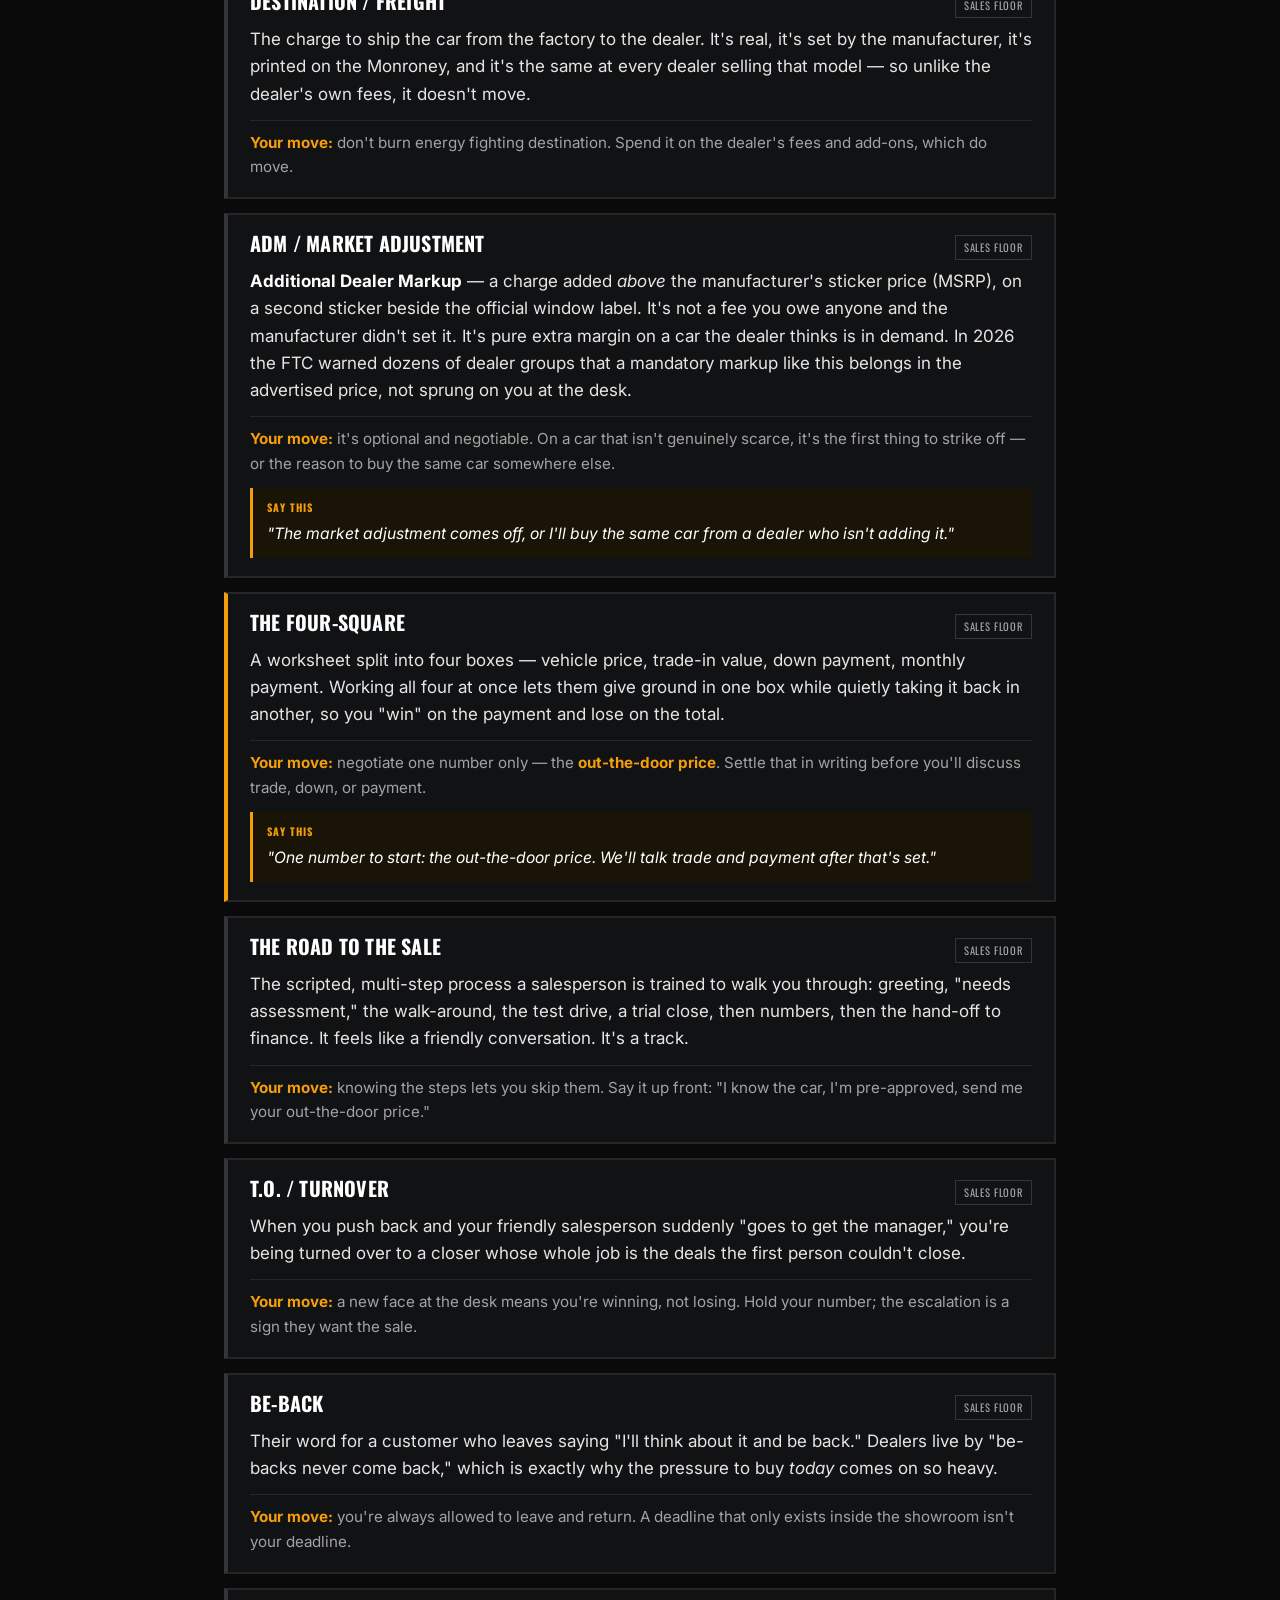
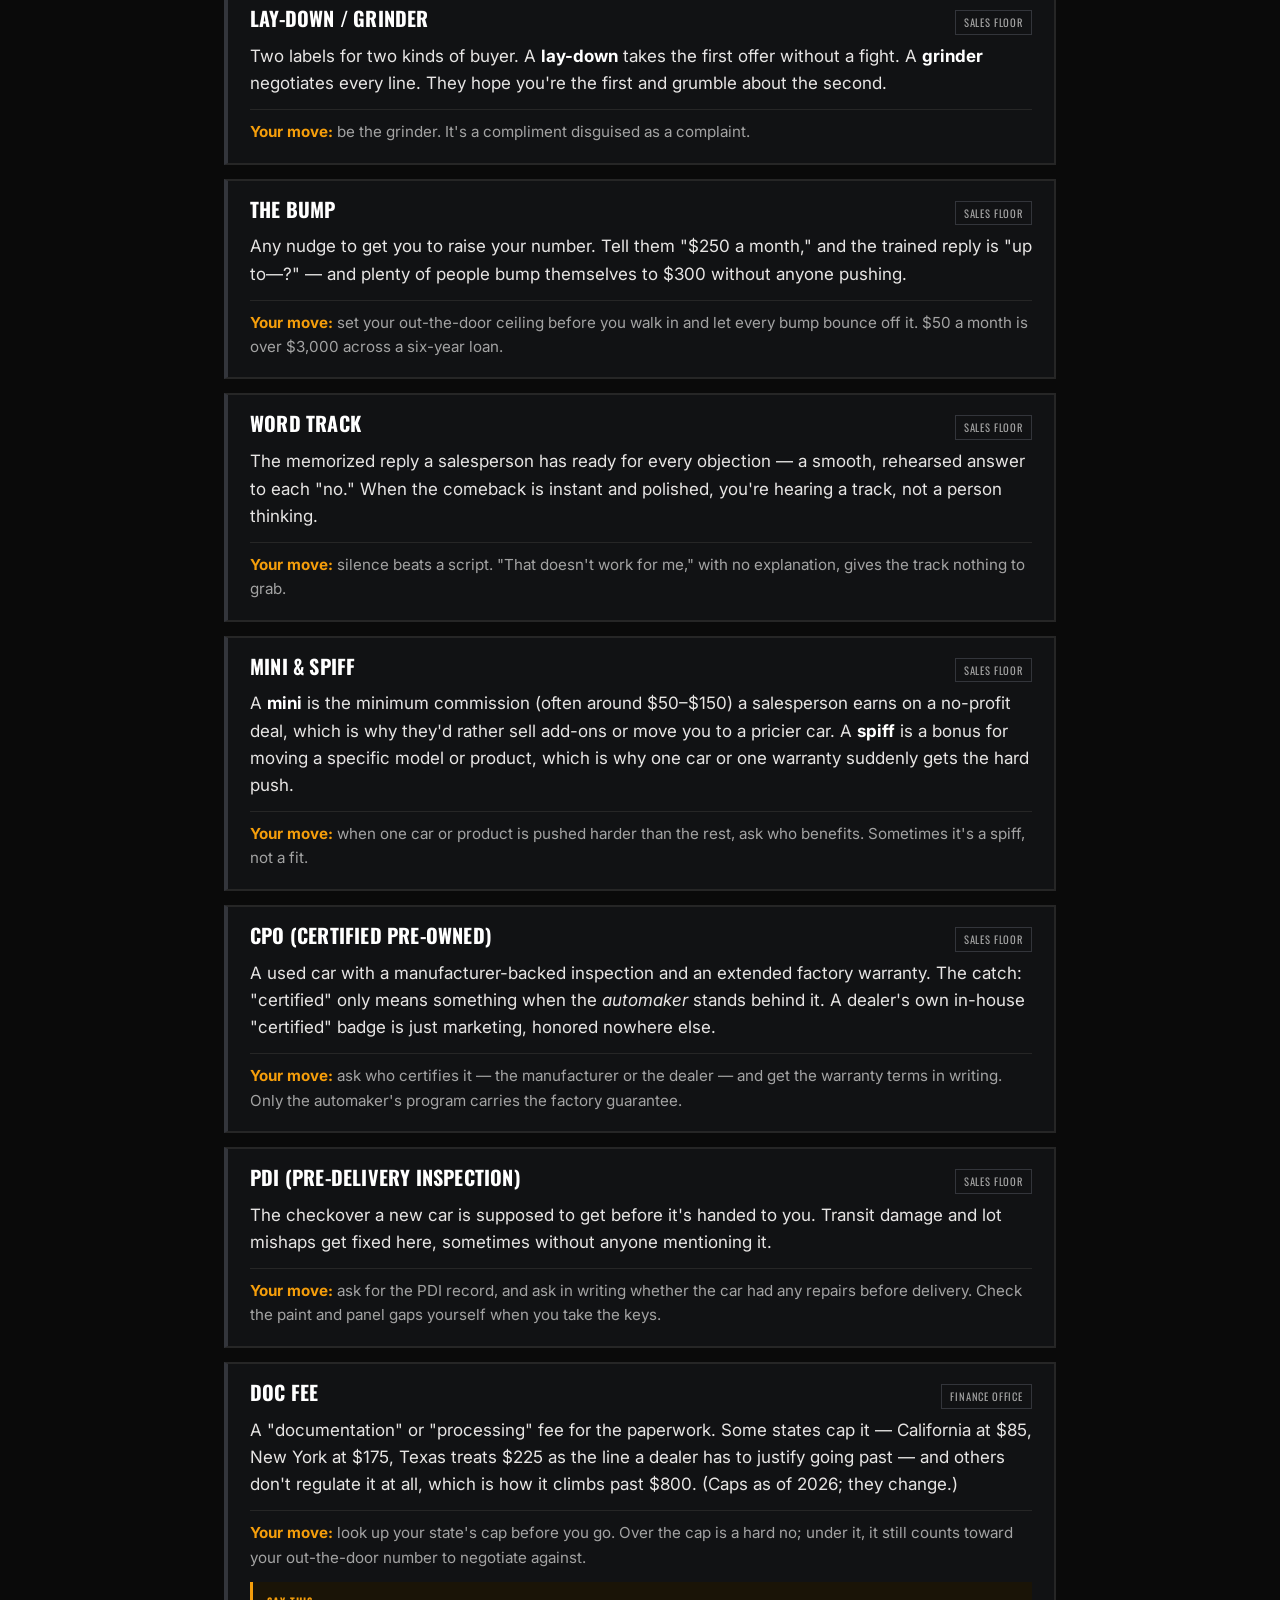
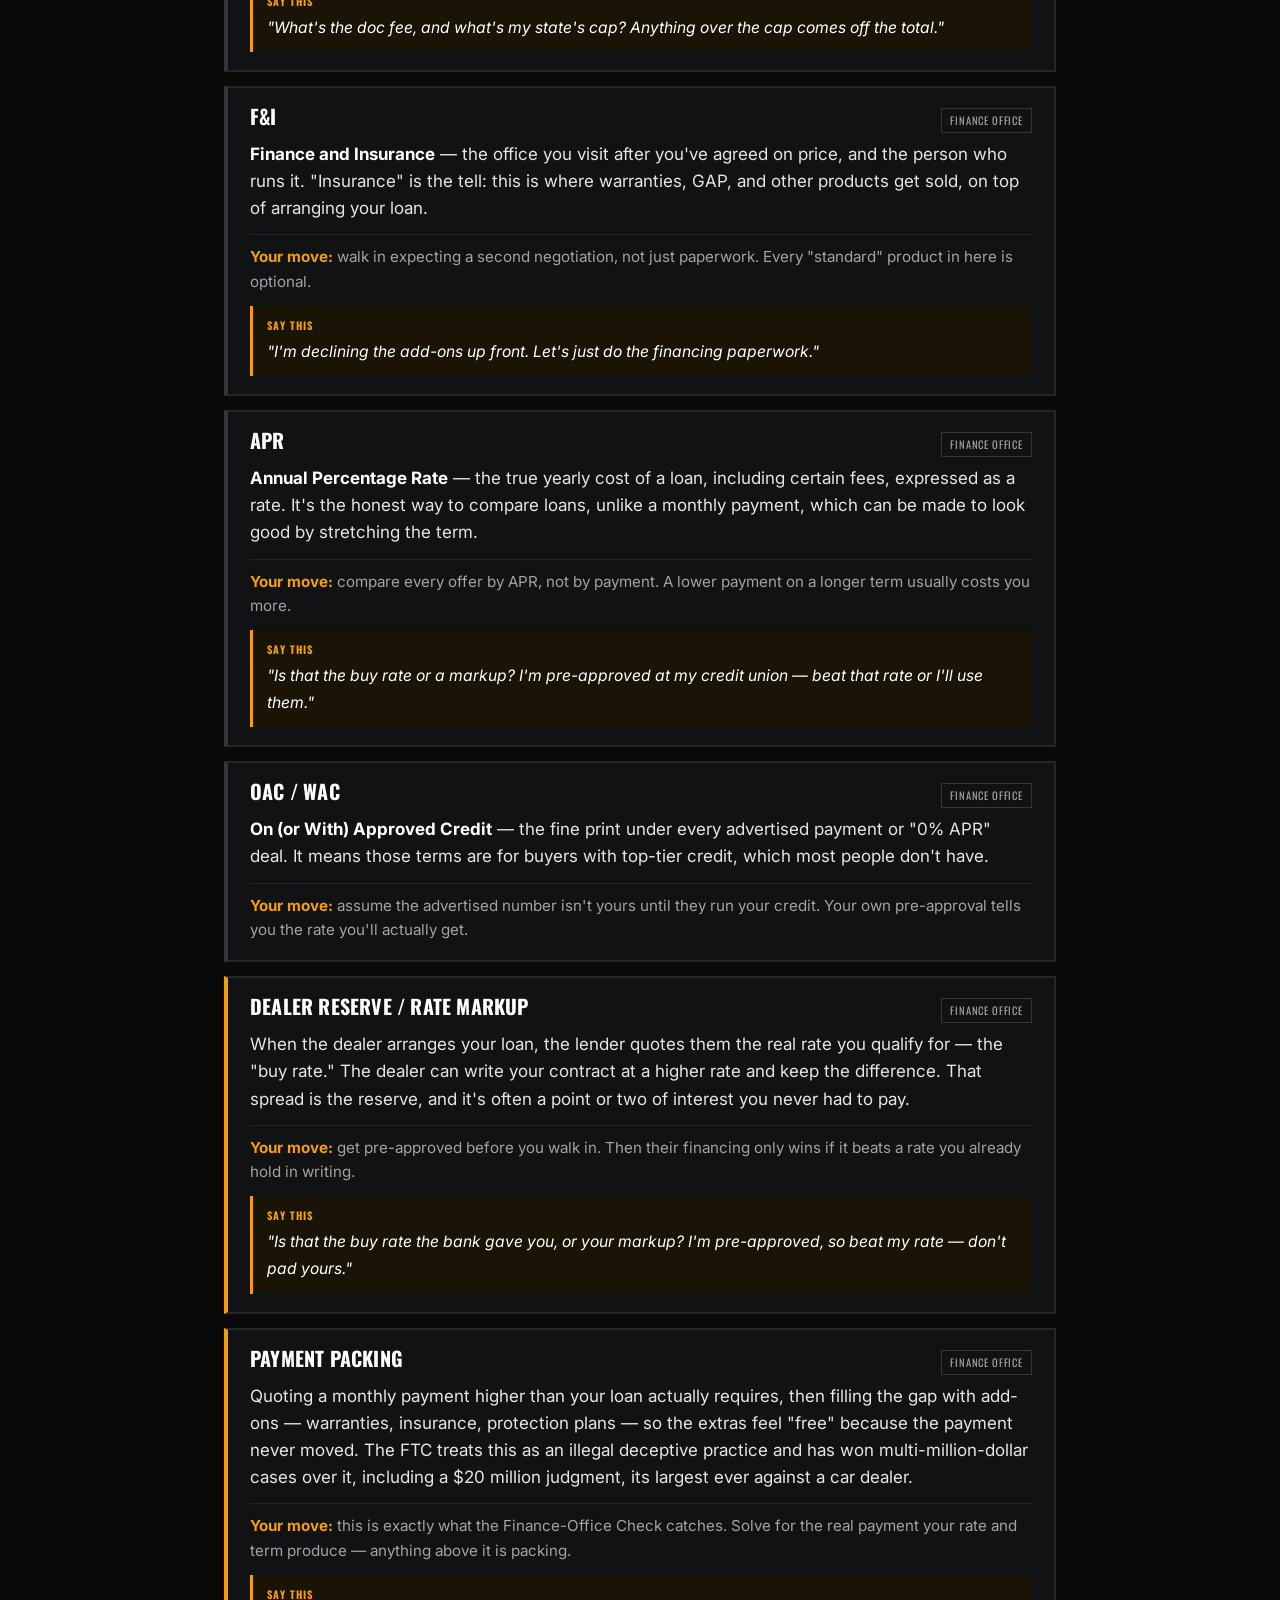
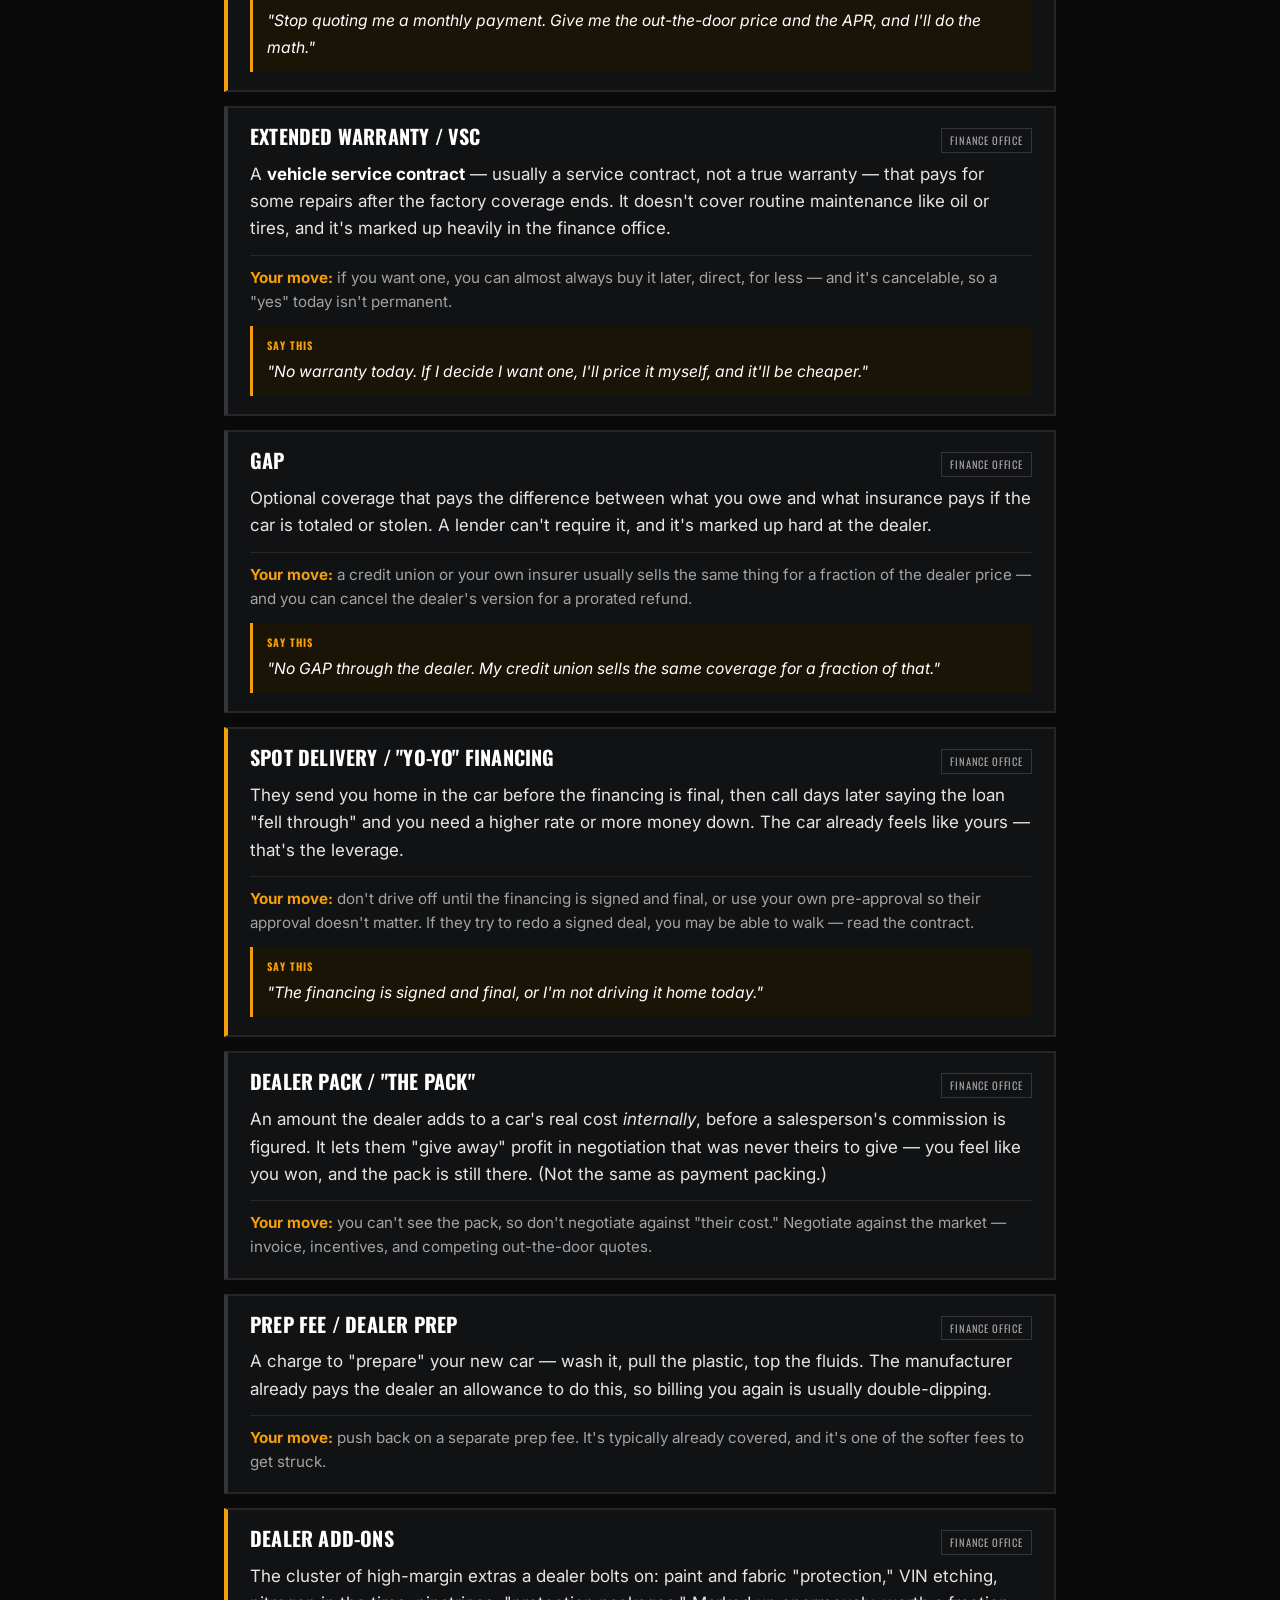
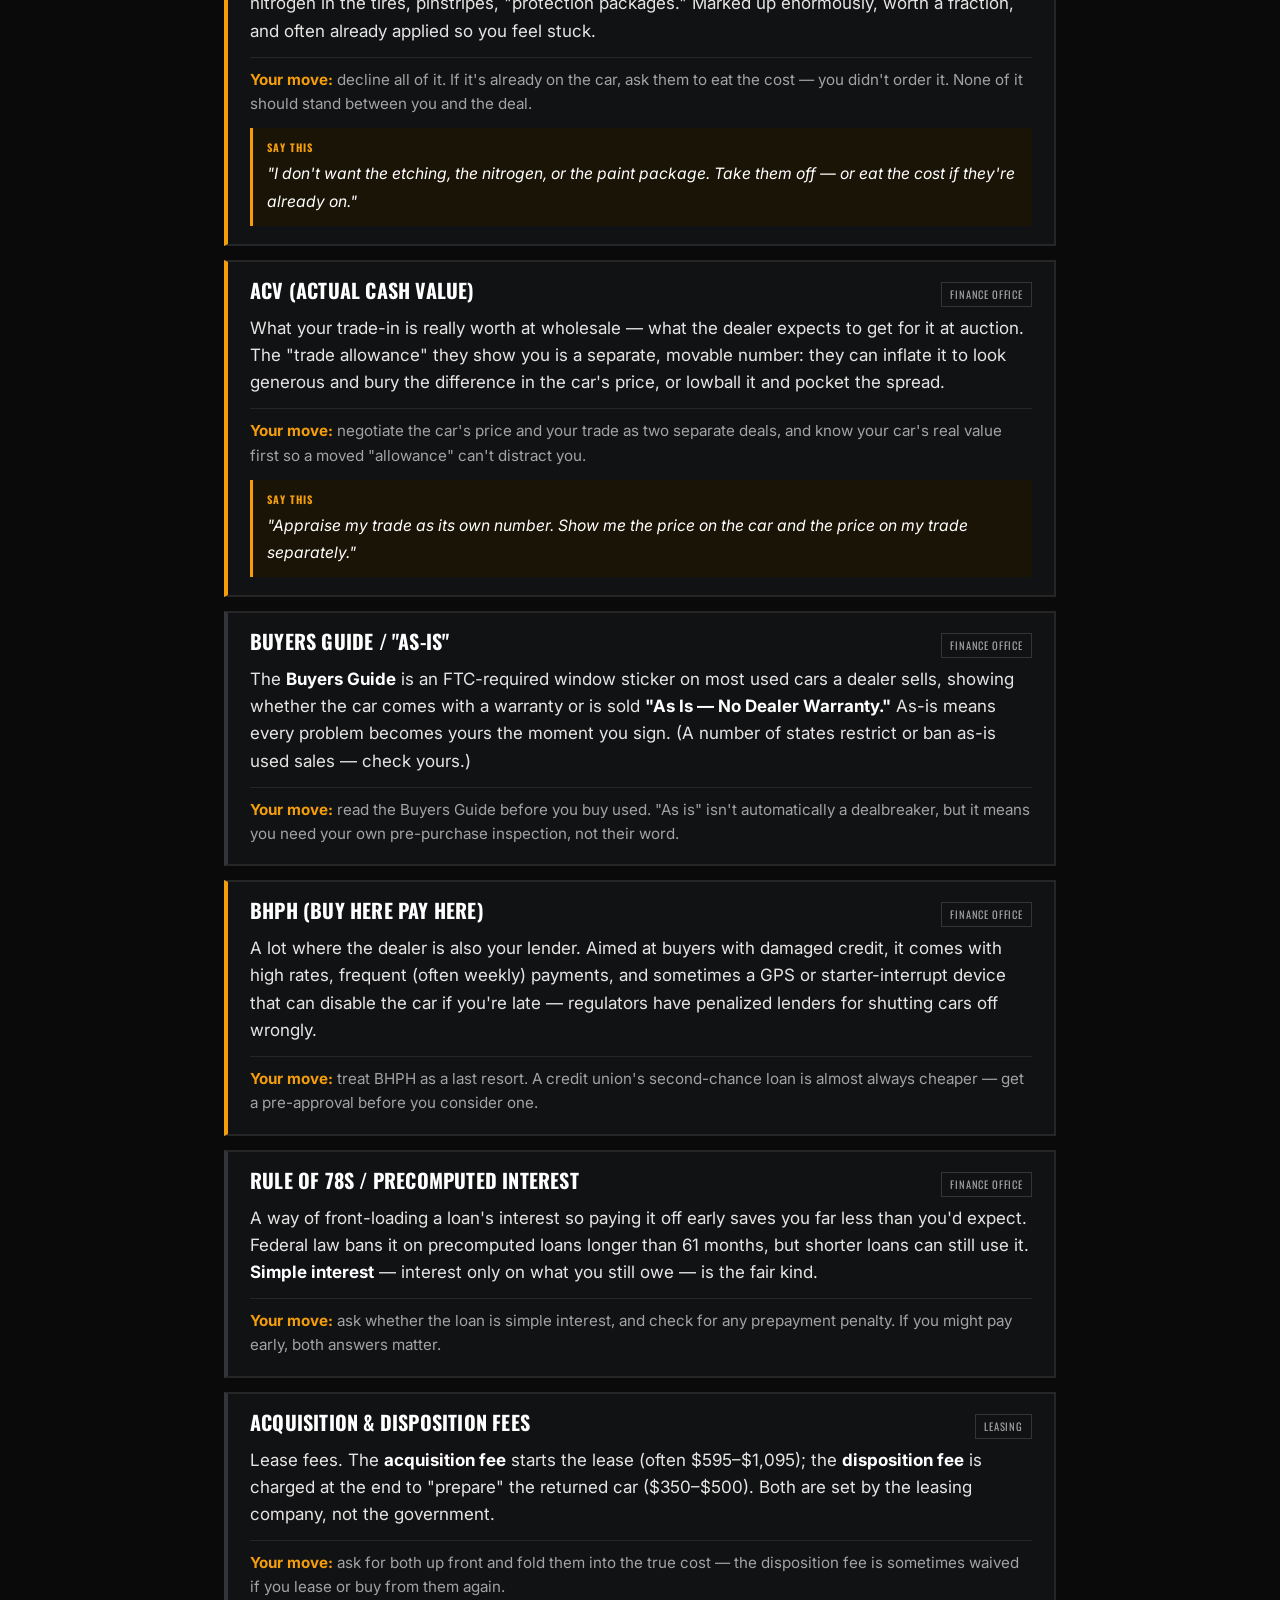
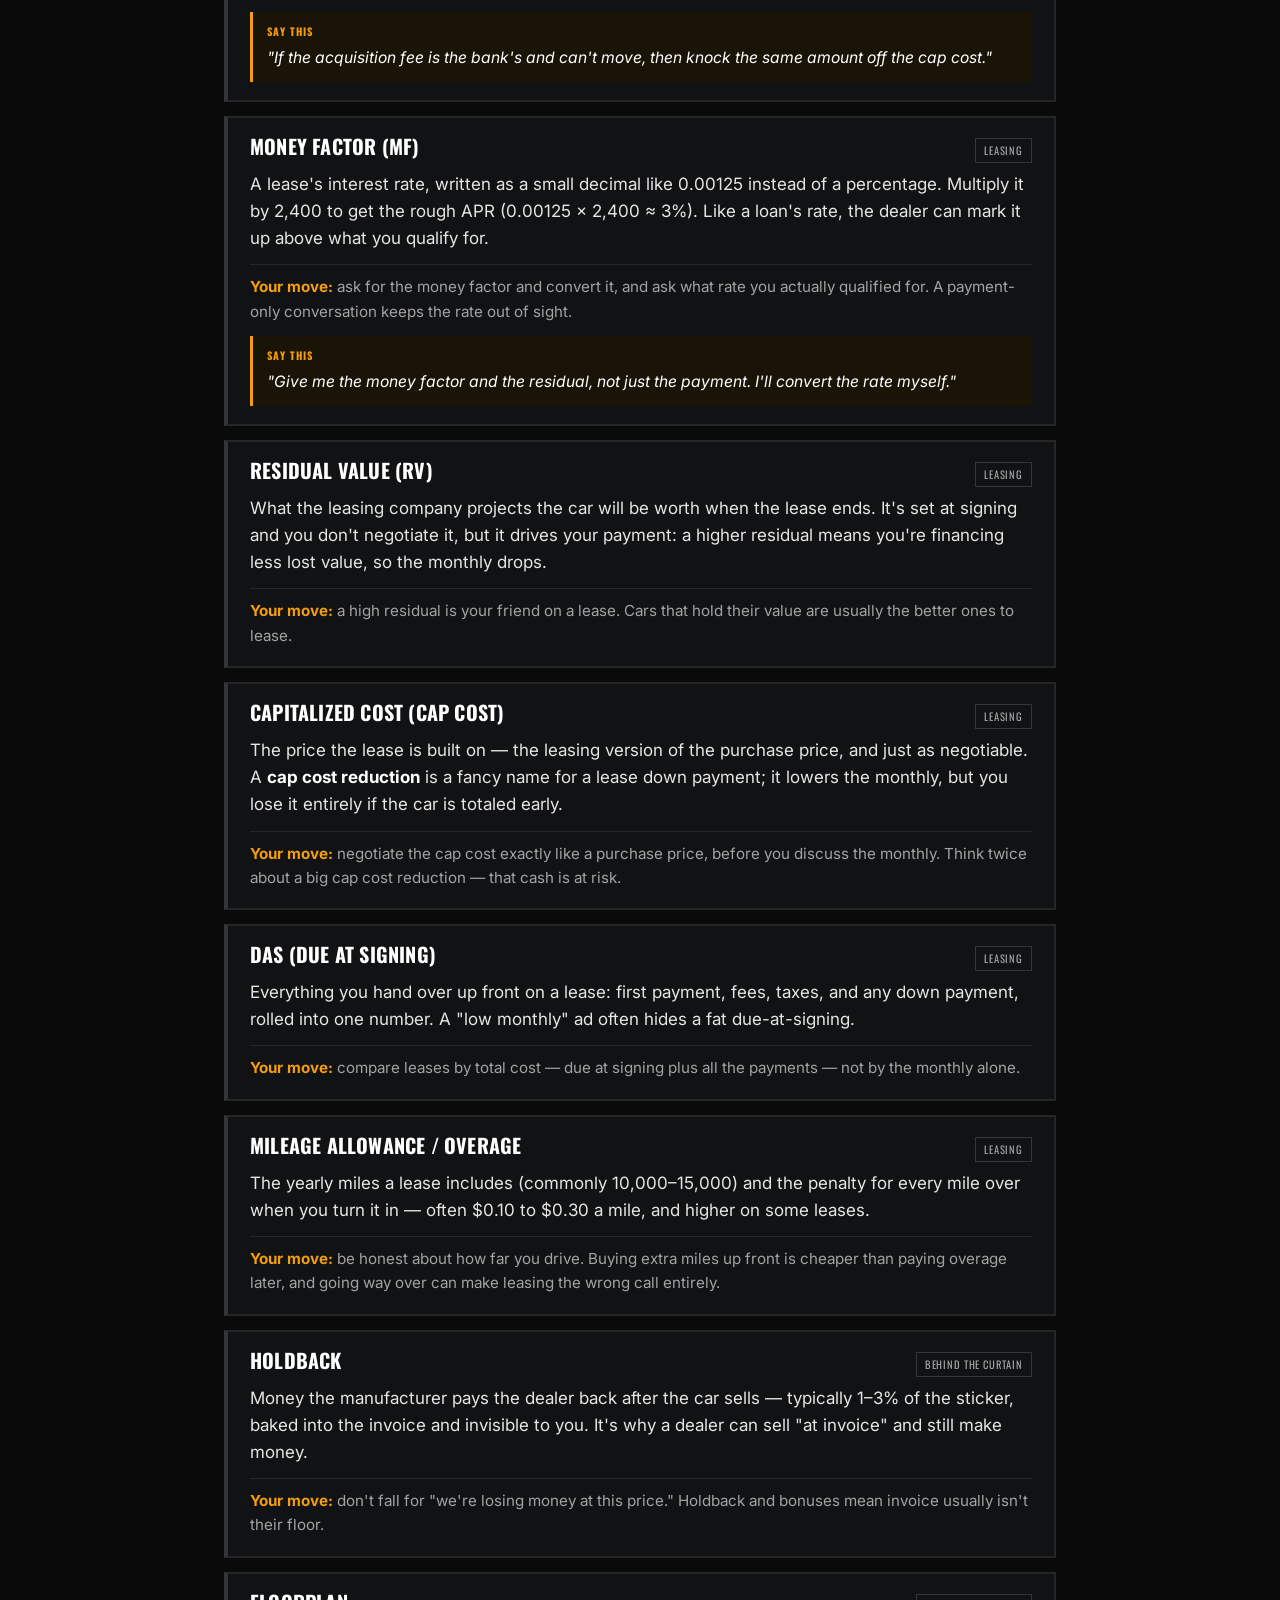
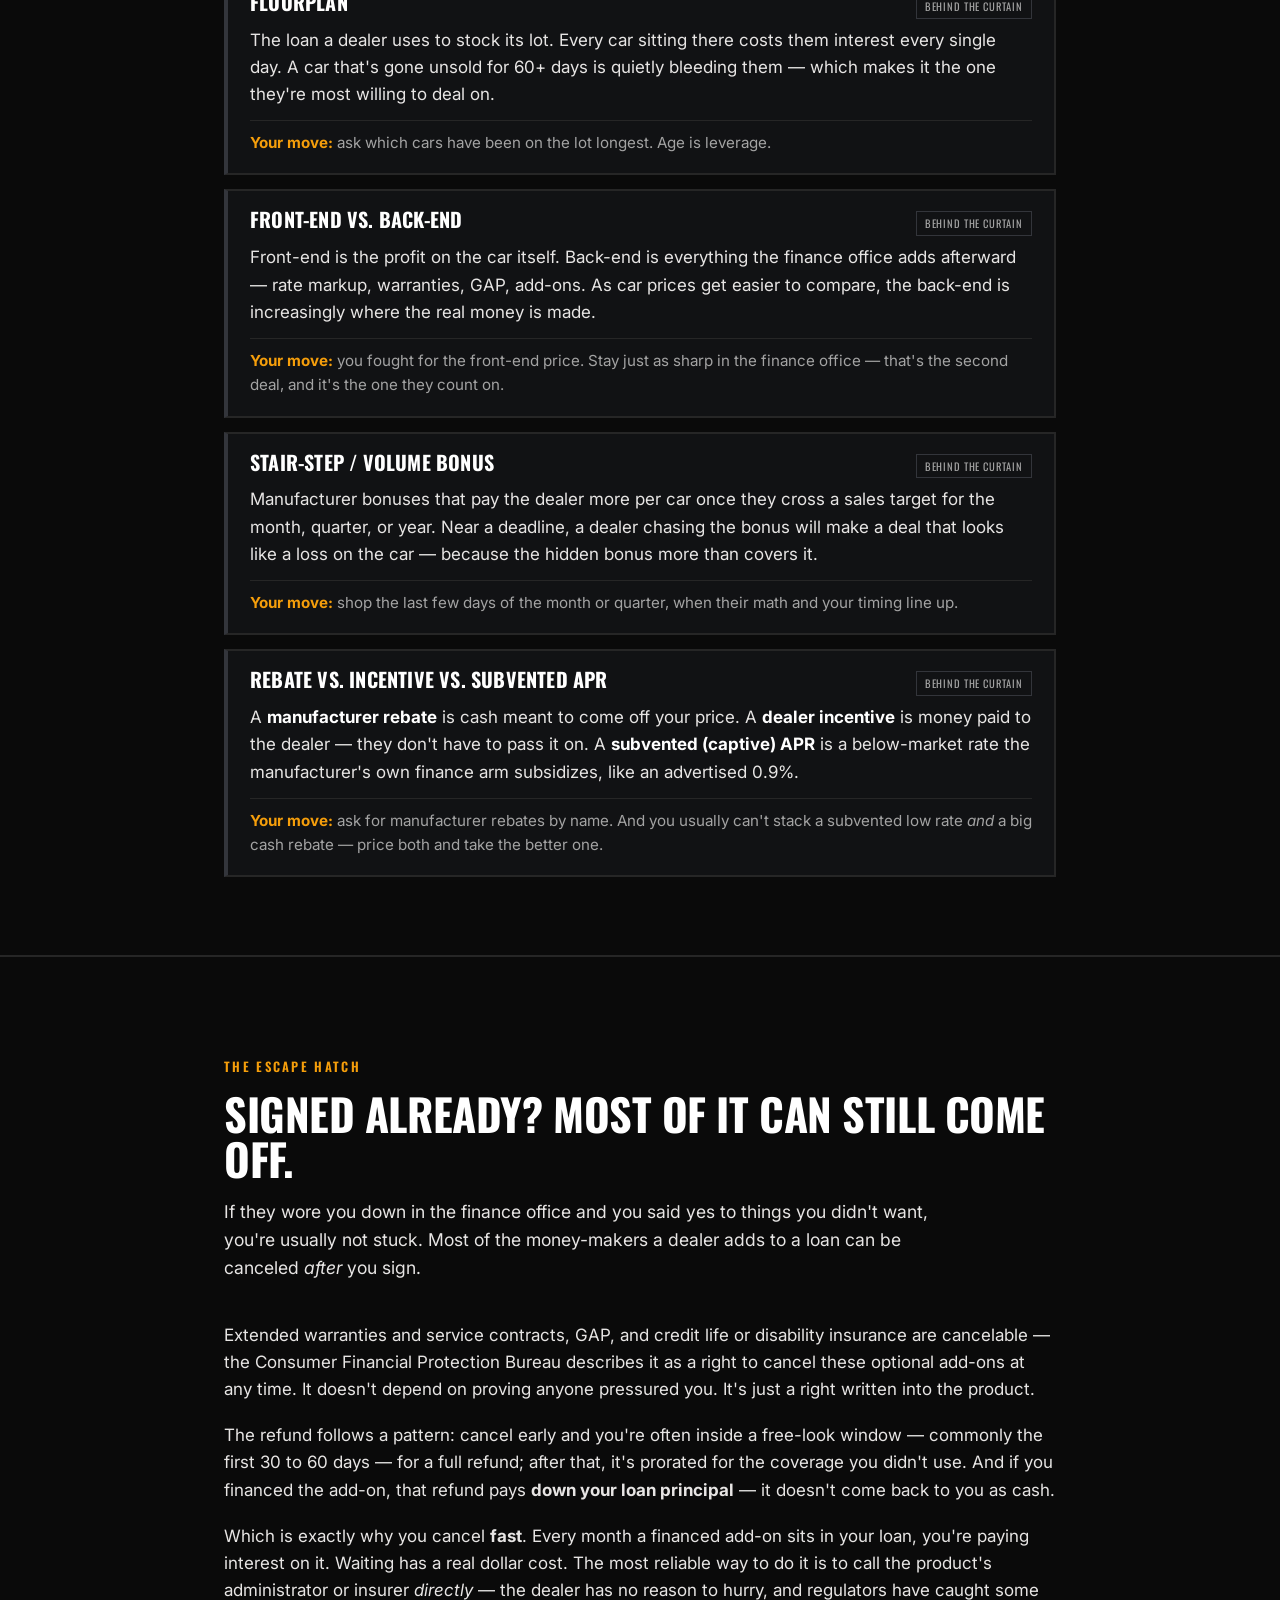
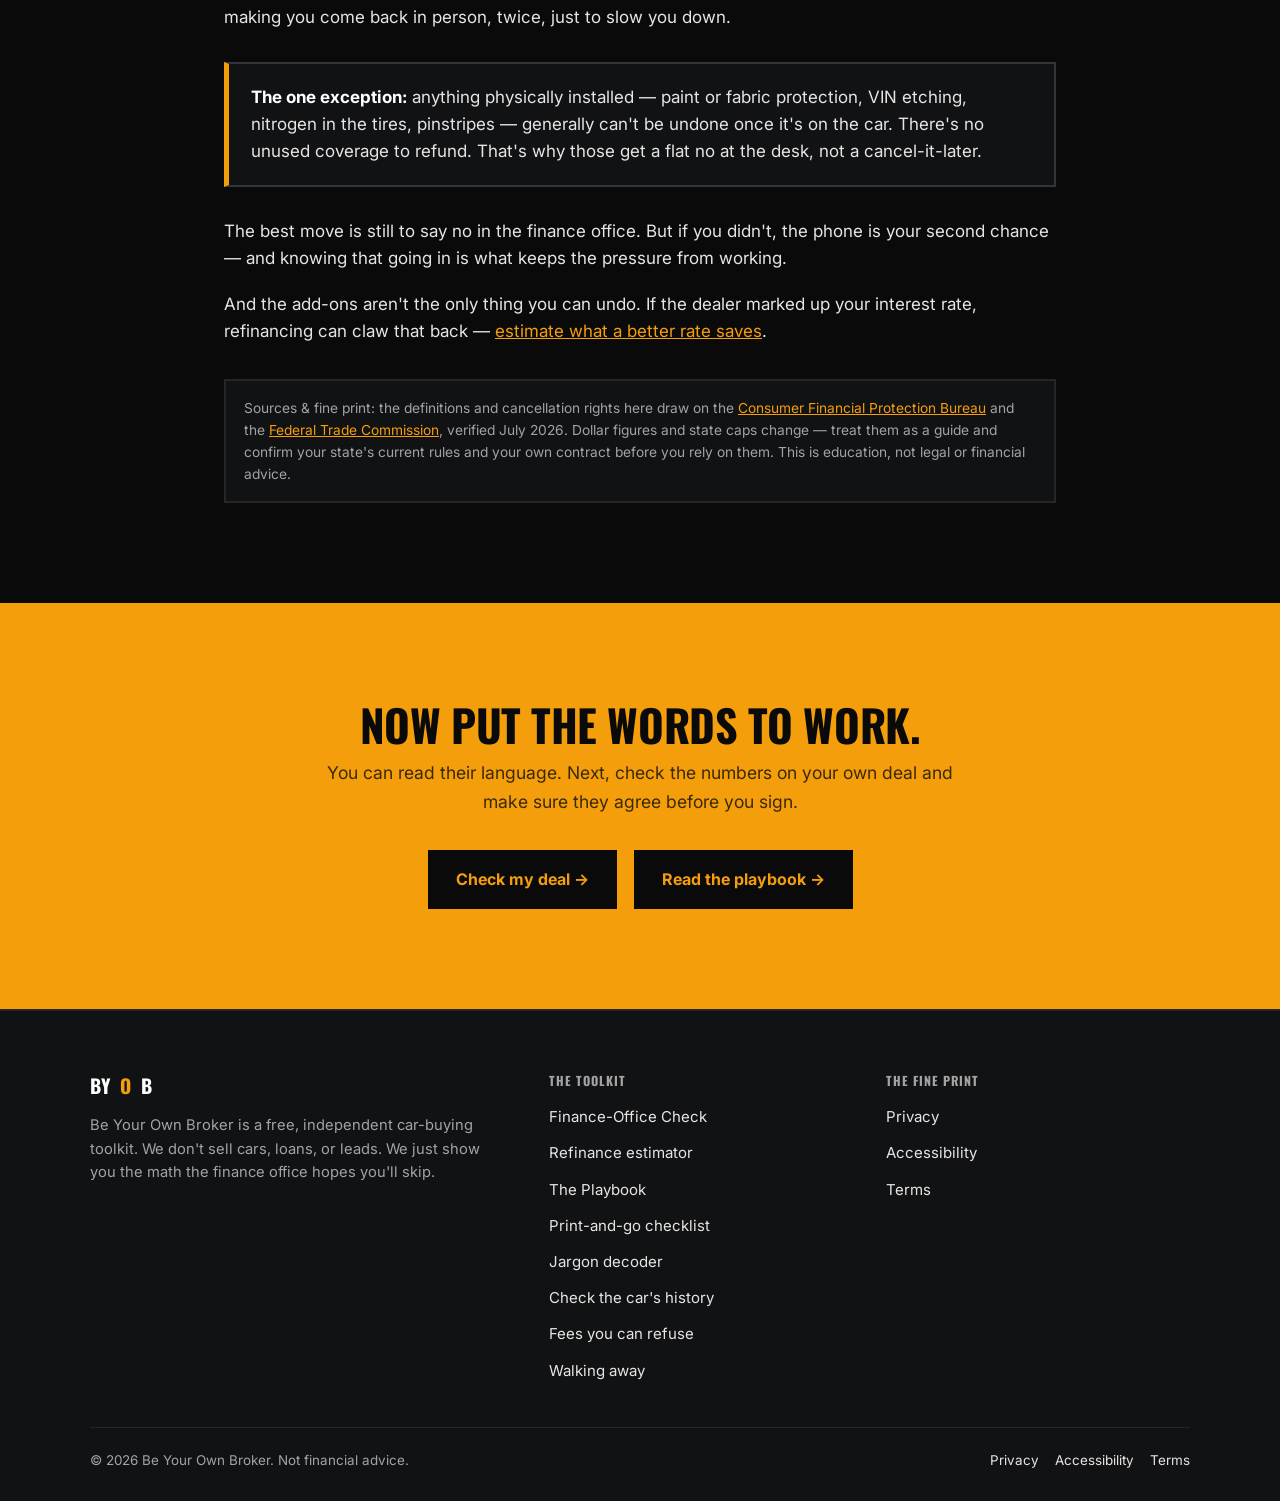
<file: jargon.html>
<!doctype html>
<html lang="en">
<head>
<meta charset="utf-8">
<meta name="viewport" content="width=device-width, initial-scale=1">
<title>Dealer Jargon Decoder — what they're really saying | BYOB</title>
<meta name="description" content="A plain-English decoder for the words a car dealership uses to move money past you: ADM, doc fee, holdback, dealer reserve, payment packing, GAP, yo-yo financing and more.">
<link rel="canonical" href="https://byob.sdfkjh.com/jargon">
<meta name="theme-color" content="#0a0a0a">
<meta property="og:type" content="article">
<meta property="og:site_name" content="Be Your Own Broker">
<meta property="og:locale" content="en_US">
<meta property="og:url" content="https://byob.sdfkjh.com/jargon">
<meta property="og:title" content="Dealer Jargon Decoder — what they're really saying">
<meta property="og:description" content="A plain-English decoder for the words a dealership uses to move money past you.">
<meta property="og:image" content="https://byob.sdfkjh.com/og-card.png">
<meta name="twitter:card" content="summary_large_image">
<meta name="twitter:title" content="Dealer Jargon Decoder — what they're really saying">
<meta name="twitter:description" content="A plain-English decoder for the words a dealership uses to move money past you.">
<meta name="twitter:image" content="https://byob.sdfkjh.com/og-card.png">
<link rel="icon" href="/favicon.svg" type="image/svg+xml">
<link rel="apple-touch-icon" href="/apple-touch-icon.png">
<link rel="preconnect" href="https://fonts.googleapis.com">
<link rel="preconnect" href="https://fonts.gstatic.com" crossorigin>
<link href="https://fonts.googleapis.com/css2?family=Oswald:wght@500;600;700&family=Inter:wght@400;500;600;700&family=Source+Serif+4:ital,wght@1,400;1,600&display=swap" rel="stylesheet">
<link rel="stylesheet" href="/styles.css">
<script type="application/ld+json">
{
  "@context": "https://schema.org",
  "@type": "DefinedTermSet",
  "@id": "https://byob.sdfkjh.com/jargon#terms",
  "name": "Dealer Jargon Decoder",
  "description": "Plain-English definitions of the sales and finance terms used at a car dealership.",
  "url": "https://byob.sdfkjh.com/jargon",
  "inLanguage": "en-US",
  "hasDefinedTerm": [
    { "@type": "DefinedTerm", "name": "ADM (Additional Dealer Markup)", "description": "A dealer-set charge added above the manufacturer's suggested retail price on an in-demand car. Optional and negotiable." },
    { "@type": "DefinedTerm", "name": "Four-Square", "description": "A negotiation worksheet dividing a deal into vehicle price, trade-in, down payment, and monthly payment so numbers can be shifted between boxes to hide the true total." },
    { "@type": "DefinedTerm", "name": "Doc Fee", "description": "A documentation or processing fee for dealer paperwork. Capped in some states and unregulated in others." },
    { "@type": "DefinedTerm", "name": "Dealer Reserve (Rate Markup)", "description": "The difference between the buy rate a lender quotes the dealer and the higher contract rate the dealer charges you, kept by the dealer." },
    { "@type": "DefinedTerm", "name": "Payment Packing", "description": "Quoting a monthly payment higher than the loan requires, then filling the gap with add-ons so they seem free. An illegal deceptive practice under FTC enforcement." },
    { "@type": "DefinedTerm", "name": "Extended Warranty (Vehicle Service Contract)", "description": "A service contract that pays for some repairs after the factory warranty ends. Optional and cancelable." },
    { "@type": "DefinedTerm", "name": "GAP", "description": "Optional coverage for the difference between what you owe and what insurance pays if the car is totaled or stolen. A lender cannot require it." },
    { "@type": "DefinedTerm", "name": "Spot Delivery (Yo-Yo Financing)", "description": "Letting a buyer take the car before financing is final, then demanding worse terms days later by claiming the loan fell through." },
    { "@type": "DefinedTerm", "name": "Acquisition and Disposition Fees", "description": "Lease fees to start the lease and to prepare the returned car at lease-end, set by the leasing company." },
    { "@type": "DefinedTerm", "name": "Holdback", "description": "Money the manufacturer pays the dealer back after a sale, typically 1 to 3 percent of sticker, built into the invoice and unseen by the buyer." },
    { "@type": "DefinedTerm", "name": "Floorplan", "description": "The financing a dealer uses to stock inventory, which accrues interest daily, so aged inventory pressures the dealer to deal." },
    { "@type": "DefinedTerm", "name": "Front-End vs. Back-End", "description": "Front-end is profit on the vehicle itself; back-end is profit from financing markup and add-ons sold in the finance office." },
    { "@type": "DefinedTerm", "name": "Stair-Step (Volume Bonus)", "description": "Manufacturer bonuses paid to a dealer for hitting sales targets, which can make an end-of-period deal that looks like a loss still profitable." },
    { "@type": "DefinedTerm", "name": "Subvented APR", "description": "A below-market interest rate subsidized by the manufacturer's captive finance company to promote sales." },
    { "@type": "DefinedTerm", "name": "MSRP", "description": "Manufacturer's Suggested Retail Price, the price on the window sticker; a starting point to negotiate down from, not a fixed price." },
    { "@type": "DefinedTerm", "name": "OTD (Out-the-Door)", "description": "The total a buyer pays to drive away: vehicle price plus tax, title, registration, and all fees." },
    { "@type": "DefinedTerm", "name": "Monroney", "description": "The federally required new-car window sticker listing MSRP, options and prices, destination charge, and fuel economy; separate from a dealer's market-adjustment sticker." },
    { "@type": "DefinedTerm", "name": "Destination charge", "description": "The manufacturer-set charge to ship a car to the dealer, printed on the Monroney, the same at every dealer for a model and effectively non-negotiable." },
    { "@type": "DefinedTerm", "name": "F&I (Finance and Insurance)", "description": "The dealership office that arranges financing and sells add-on products like warranties and GAP after the price is agreed." },
    { "@type": "DefinedTerm", "name": "APR (Annual Percentage Rate)", "description": "The true yearly cost of a loan including certain fees; the honest way to compare loans, unlike a monthly payment." },
    { "@type": "DefinedTerm", "name": "OAC / WAC", "description": "On or With Approved Credit; advertised rates and payments that require top-tier credit to qualify for." },
    { "@type": "DefinedTerm", "name": "CPO (Certified Pre-Owned)", "description": "A used car with a manufacturer-backed inspection and factory warranty; a dealer's own certified label is not the same." },
    { "@type": "DefinedTerm", "name": "PDI (Pre-Delivery Inspection)", "description": "The checkover a new car gets before delivery, where transit or lot damage may be repaired." },
    { "@type": "DefinedTerm", "name": "ACV (Actual Cash Value)", "description": "The wholesale value of a trade-in; the trade allowance shown to the buyer can be moved up or down and offset in the car's price." },
    { "@type": "DefinedTerm", "name": "Dealer pack", "description": "An amount added to a car's cost internally before a salesperson's commission is figured; distinct from payment packing." },
    { "@type": "DefinedTerm", "name": "Prep fee", "description": "A charge to prepare a new car that manufacturers typically already reimburse the dealer for, making it often duplicative." },
    { "@type": "DefinedTerm", "name": "Buyers Guide", "description": "The FTC-required window sticker on most dealer-sold used cars showing warranty terms or As Is - No Dealer Warranty." },
    { "@type": "DefinedTerm", "name": "BHPH (Buy Here Pay Here)", "description": "A dealership that is also the lender, typically subprime, with high rates and sometimes GPS or starter-interrupt devices." },
    { "@type": "DefinedTerm", "name": "Money factor", "description": "A lease's interest rate written as a small decimal; multiply by 2,400 for the approximate APR." },
    { "@type": "DefinedTerm", "name": "Residual value", "description": "The leasing company's projected end-of-lease value of the car, set at signing; a higher residual lowers the payment." },
    { "@type": "DefinedTerm", "name": "Capitalized cost", "description": "The negotiable price a lease is based on; a cap cost reduction is effectively a lease down payment." },
    { "@type": "DefinedTerm", "name": "Due at Signing (DAS)", "description": "Everything paid up front on a lease: first payment, fees, taxes, and any down payment." }
  ]
}
</script>
</head>
<body>
<a class="skip-link" href="#main">Skip to content</a>

<header class="site-header">
  <div class="wrap bar">
    <a class="brand" href="/">BY<em>O</em>B <span class="brand__full">Be Your Own Broker</span></a>
    <button class="nav-toggle" aria-expanded="false" aria-controls="nav" aria-label="Menu">☰</button>
    <nav class="nav" id="nav" aria-label="Primary">
      <span class="nav__group" aria-hidden="true">Tools</span>
      <a href="/#check">The Check</a>
      <a href="/refinance">Refinance</a>
      <span class="nav__group" aria-hidden="true">Guides</span>
      <a href="/playbook">The Playbook</a>
      <a href="/jargon" aria-current="page">Jargon</a>
      <a href="/checklist">Checklist</a>
      <a class="nav__cta" href="/#check">Check a deal</a>
    </nav>
  </div>
</header>

<main id="main">

  <section class="hero wrap section--tight" aria-labelledby="jh">
    <p class="eyebrow">The Decoder</p>
    <h1 id="jh">The words they use to move money past you.</h1>
    <p class="hero__lede">A dealership runs on language most buyers never learned. Here's the plain-English translation for the sales floor, the finance office, and the lease desk — the acronyms, the slang, all of it. Search or filter below, and nothing gets by you.</p>
  </section>

  <section class="section section--tight" aria-labelledby="dh">
    <div class="wrap">
      <h2 id="dh" class="visually-hidden">Jargon decoder</h2>
      <div class="decoder" data-decoder>
        <div class="decoder__controls">
          <div class="decoder__search">
            <span class="pre" aria-hidden="true">⌕</span>
            <label class="visually-hidden" for="decoder-search">Search the jargon</label>
            <input id="decoder-search" type="search" placeholder="Search a term…" data-decoder-search autocomplete="off">
          </div>
          <div class="decoder__chips" role="group" aria-label="Filter by where you'll hear it">
            <button class="chip" type="button" data-filter="all" aria-pressed="true">All</button>
            <button class="chip" type="button" data-filter="sales" aria-pressed="false">Sales floor</button>
            <button class="chip" type="button" data-filter="finance" aria-pressed="false">Finance office</button>
            <button class="chip" type="button" data-filter="lease" aria-pressed="false">Leasing</button>
            <button class="chip" type="button" data-filter="money" aria-pressed="false">Behind the curtain</button>
          </div>
        </div>

        <div class="decoder__list">
          <article class="term" data-cat="sales">
            <div class="term__head"><h3 class="term__name">MSRP</h3><span class="term__tag">Sales floor</span></div>
            <p class="term__def"><strong>Manufacturer's Suggested Retail Price</strong> — the price the automaker prints on the window sticker. "Suggested" is the word that matters: it's a starting point, not a fixed price, and on most cars you can pay under it.</p>
            <p class="term__move"><strong>Your move:</strong> treat MSRP as the ceiling you negotiate down from, never the price. The one exception is a genuinely scarce, in-demand model.</p>
          </article>

          <article class="term" data-cat="sales">
            <div class="term__head"><h3 class="term__name">OTD (Out-the-Door)</h3><span class="term__tag">Sales floor</span></div>
            <p class="term__def">The real total you drive away paying: vehicle price plus tax, title, registration, and every fee. It's the one number that can't hide anything.</p>
            <p class="term__move"><strong>Your move:</strong> negotiate the OTD in writing and ignore the monthly payment until it's set. Almost every trick on this page lives in the gap between the price they quote and the OTD you actually pay.</p>
          </article>

          <article class="term" data-cat="sales">
            <div class="term__head"><h3 class="term__name">Monroney</h3><span class="term__tag">Sales floor</span></div>
            <p class="term__def">The official <strong>window sticker</strong> the federal government has required on every new car since 1958. It lists the MSRP, the options and their prices, the destination charge, and the fuel economy. The second sticker some dealers paste beside it — "market adjustment," "additional dealer markup" — is not the Monroney and carries no official weight.</p>
            <p class="term__move"><strong>Your move:</strong> read the real Monroney. Anything on a separate sticker is the dealer's wish, not the manufacturer's price.</p>
          </article>

          <article class="term" data-cat="sales">
            <div class="term__head"><h3 class="term__name">Destination / Freight</h3><span class="term__tag">Sales floor</span></div>
            <p class="term__def">The charge to ship the car from the factory to the dealer. It's real, it's set by the manufacturer, it's printed on the Monroney, and it's the same at every dealer selling that model — so unlike the dealer's own fees, it doesn't move.</p>
            <p class="term__move"><strong>Your move:</strong> don't burn energy fighting destination. Spend it on the dealer's fees and add-ons, which do move.</p>
          </article>

          <article class="term" data-cat="sales">
            <div class="term__head"><h3 class="term__name">ADM / Market Adjustment</h3><span class="term__tag">Sales floor</span></div>
            <p class="term__def"><strong>Additional Dealer Markup</strong> — a charge added <em>above</em> the manufacturer's sticker price (MSRP), on a second sticker beside the official window label. It's not a fee you owe anyone and the manufacturer didn't set it. It's pure extra margin on a car the dealer thinks is in demand. In 2026 the FTC warned dozens of dealer groups that a mandatory markup like this belongs in the advertised price, not sprung on you at the desk.</p>
            <p class="term__move"><strong>Your move:</strong> it's optional and negotiable. On a car that isn't genuinely scarce, it's the first thing to strike off — or the reason to buy the same car somewhere else.</p>
            <p class="term__say"><b>Say this</b><span>"The market adjustment comes off, or I'll buy the same car from a dealer who isn't adding it."</span></p>
          </article>

          <article class="term term--flag" data-cat="sales">
            <div class="term__head"><h3 class="term__name">The Four-Square</h3><span class="term__tag">Sales floor</span></div>
            <p class="term__def">A worksheet split into four boxes — vehicle price, trade-in value, down payment, monthly payment. Working all four at once lets them give ground in one box while quietly taking it back in another, so you "win" on the payment and lose on the total.</p>
            <p class="term__move"><strong>Your move:</strong> negotiate one number only — the <strong>out-the-door price</strong>. Settle that in writing before you'll discuss trade, down, or payment.</p>
            <p class="term__say"><b>Say this</b><span>"One number to start: the out-the-door price. We'll talk trade and payment after that's set."</span></p>
          </article>

          <article class="term" data-cat="sales">
            <div class="term__head"><h3 class="term__name">The Road to the Sale</h3><span class="term__tag">Sales floor</span></div>
            <p class="term__def">The scripted, multi-step process a salesperson is trained to walk you through: greeting, "needs assessment," the walk-around, the test drive, a trial close, then numbers, then the hand-off to finance. It feels like a friendly conversation. It's a track.</p>
            <p class="term__move"><strong>Your move:</strong> knowing the steps lets you skip them. Say it up front: "I know the car, I'm pre-approved, send me your out-the-door price."</p>
          </article>

          <article class="term" data-cat="sales">
            <div class="term__head"><h3 class="term__name">T.O. / Turnover</h3><span class="term__tag">Sales floor</span></div>
            <p class="term__def">When you push back and your friendly salesperson suddenly "goes to get the manager," you're being turned over to a closer whose whole job is the deals the first person couldn't close.</p>
            <p class="term__move"><strong>Your move:</strong> a new face at the desk means you're winning, not losing. Hold your number; the escalation is a sign they want the sale.</p>
          </article>

          <article class="term" data-cat="sales">
            <div class="term__head"><h3 class="term__name">Be-back</h3><span class="term__tag">Sales floor</span></div>
            <p class="term__def">Their word for a customer who leaves saying "I'll think about it and be back." Dealers live by "be-backs never come back," which is exactly why the pressure to buy <em>today</em> comes on so heavy.</p>
            <p class="term__move"><strong>Your move:</strong> you're always allowed to leave and return. A deadline that only exists inside the showroom isn't your deadline.</p>
          </article>

          <article class="term" data-cat="sales">
            <div class="term__head"><h3 class="term__name">Lay-down / Grinder</h3><span class="term__tag">Sales floor</span></div>
            <p class="term__def">Two labels for two kinds of buyer. A <strong>lay-down</strong> takes the first offer without a fight. A <strong>grinder</strong> negotiates every line. They hope you're the first and grumble about the second.</p>
            <p class="term__move"><strong>Your move:</strong> be the grinder. It's a compliment disguised as a complaint.</p>
          </article>

          <article class="term" data-cat="sales">
            <div class="term__head"><h3 class="term__name">The Bump</h3><span class="term__tag">Sales floor</span></div>
            <p class="term__def">Any nudge to get you to raise your number. Tell them "$250 a month," and the trained reply is "up to—?" — and plenty of people bump themselves to $300 without anyone pushing.</p>
            <p class="term__move"><strong>Your move:</strong> set your out-the-door ceiling before you walk in and let every bump bounce off it. $50 a month is over $3,000 across a six-year loan.</p>
          </article>

          <article class="term" data-cat="sales">
            <div class="term__head"><h3 class="term__name">Word Track</h3><span class="term__tag">Sales floor</span></div>
            <p class="term__def">The memorized reply a salesperson has ready for every objection — a smooth, rehearsed answer to each "no." When the comeback is instant and polished, you're hearing a track, not a person thinking.</p>
            <p class="term__move"><strong>Your move:</strong> silence beats a script. "That doesn't work for me," with no explanation, gives the track nothing to grab.</p>
          </article>

          <article class="term" data-cat="sales">
            <div class="term__head"><h3 class="term__name">Mini &amp; Spiff</h3><span class="term__tag">Sales floor</span></div>
            <p class="term__def">A <strong>mini</strong> is the minimum commission (often around $50–$150) a salesperson earns on a no-profit deal, which is why they'd rather sell add-ons or move you to a pricier car. A <strong>spiff</strong> is a bonus for moving a specific model or product, which is why one car or one warranty suddenly gets the hard push.</p>
            <p class="term__move"><strong>Your move:</strong> when one car or product is pushed harder than the rest, ask who benefits. Sometimes it's a spiff, not a fit.</p>
          </article>

          <article class="term" data-cat="sales">
            <div class="term__head"><h3 class="term__name">CPO (Certified Pre-Owned)</h3><span class="term__tag">Sales floor</span></div>
            <p class="term__def">A used car with a manufacturer-backed inspection and an extended factory warranty. The catch: "certified" only means something when the <em>automaker</em> stands behind it. A dealer's own in-house "certified" badge is just marketing, honored nowhere else.</p>
            <p class="term__move"><strong>Your move:</strong> ask who certifies it — the manufacturer or the dealer — and get the warranty terms in writing. Only the automaker's program carries the factory guarantee.</p>
          </article>

          <article class="term" data-cat="sales">
            <div class="term__head"><h3 class="term__name">PDI (Pre-Delivery Inspection)</h3><span class="term__tag">Sales floor</span></div>
            <p class="term__def">The checkover a new car is supposed to get before it's handed to you. Transit damage and lot mishaps get fixed here, sometimes without anyone mentioning it.</p>
            <p class="term__move"><strong>Your move:</strong> ask for the PDI record, and ask in writing whether the car had any repairs before delivery. Check the paint and panel gaps yourself when you take the keys.</p>
          </article>

          <article class="term" data-cat="finance">
            <div class="term__head"><h3 class="term__name">Doc Fee</h3><span class="term__tag">Finance office</span></div>
            <p class="term__def">A "documentation" or "processing" fee for the paperwork. Some states cap it — California at $85, New York at $175, Texas treats $225 as the line a dealer has to justify going past — and others don't regulate it at all, which is how it climbs past $800. (Caps as of 2026; they change.)</p>
            <p class="term__move"><strong>Your move:</strong> look up your state's cap before you go. Over the cap is a hard no; under it, it still counts toward your out-the-door number to negotiate against.</p>
            <p class="term__say"><b>Say this</b><span>"What's the doc fee, and what's my state's cap? Anything over the cap comes off the total."</span></p>
          </article>

          <article class="term" data-cat="finance">
            <div class="term__head"><h3 class="term__name">F&amp;I</h3><span class="term__tag">Finance office</span></div>
            <p class="term__def"><strong>Finance and Insurance</strong> — the office you visit after you've agreed on price, and the person who runs it. "Insurance" is the tell: this is where warranties, GAP, and other products get sold, on top of arranging your loan.</p>
            <p class="term__move"><strong>Your move:</strong> walk in expecting a second negotiation, not just paperwork. Every "standard" product in here is optional.</p>
            <p class="term__say"><b>Say this</b><span>"I'm declining the add-ons up front. Let's just do the financing paperwork."</span></p>
          </article>

          <article class="term" data-cat="finance">
            <div class="term__head"><h3 class="term__name">APR</h3><span class="term__tag">Finance office</span></div>
            <p class="term__def"><strong>Annual Percentage Rate</strong> — the true yearly cost of a loan, including certain fees, expressed as a rate. It's the honest way to compare loans, unlike a monthly payment, which can be made to look good by stretching the term.</p>
            <p class="term__move"><strong>Your move:</strong> compare every offer by APR, not by payment. A lower payment on a longer term usually costs you more.</p>
            <p class="term__say"><b>Say this</b><span>"Is that the buy rate or a markup? I'm pre-approved at my credit union — beat that rate or I'll use them."</span></p>
          </article>

          <article class="term" data-cat="finance">
            <div class="term__head"><h3 class="term__name">OAC / WAC</h3><span class="term__tag">Finance office</span></div>
            <p class="term__def"><strong>On (or With) Approved Credit</strong> — the fine print under every advertised payment or "0% APR" deal. It means those terms are for buyers with top-tier credit, which most people don't have.</p>
            <p class="term__move"><strong>Your move:</strong> assume the advertised number isn't yours until they run your credit. Your own pre-approval tells you the rate you'll actually get.</p>
          </article>

          <article class="term term--flag" data-cat="finance">
            <div class="term__head"><h3 class="term__name">Dealer Reserve / Rate Markup</h3><span class="term__tag">Finance office</span></div>
            <p class="term__def">When the dealer arranges your loan, the lender quotes them the real rate you qualify for — the "buy rate." The dealer can write your contract at a higher rate and keep the difference. That spread is the reserve, and it's often a point or two of interest you never had to pay.</p>
            <p class="term__move"><strong>Your move:</strong> get pre-approved before you walk in. Then their financing only wins if it beats a rate you already hold in writing.</p>
            <p class="term__say"><b>Say this</b><span>"Is that the buy rate the bank gave you, or your markup? I'm pre-approved, so beat my rate — don't pad yours."</span></p>
          </article>

          <article class="term term--flag" data-cat="finance">
            <div class="term__head"><h3 class="term__name">Payment Packing</h3><span class="term__tag">Finance office</span></div>
            <p class="term__def">Quoting a monthly payment higher than your loan actually requires, then filling the gap with add-ons — warranties, insurance, protection plans — so the extras feel "free" because the payment never moved. The FTC treats this as an illegal deceptive practice and has won multi-million-dollar cases over it, including a $20 million judgment, its largest ever against a car dealer.</p>
            <p class="term__move"><strong>Your move:</strong> this is exactly what the Finance-Office Check catches. Solve for the real payment your rate and term produce — anything above it is packing.</p>
            <p class="term__say"><b>Say this</b><span>"Stop quoting me a monthly payment. Give me the out-the-door price and the APR, and I'll do the math."</span></p>
          </article>

          <article class="term" data-cat="finance">
            <div class="term__head"><h3 class="term__name">Extended Warranty / VSC</h3><span class="term__tag">Finance office</span></div>
            <p class="term__def">A <strong>vehicle service contract</strong> — usually a service contract, not a true warranty — that pays for some repairs after the factory coverage ends. It doesn't cover routine maintenance like oil or tires, and it's marked up heavily in the finance office.</p>
            <p class="term__move"><strong>Your move:</strong> if you want one, you can almost always buy it later, direct, for less — and it's cancelable, so a "yes" today isn't permanent.</p>
            <p class="term__say"><b>Say this</b><span>"No warranty today. If I decide I want one, I'll price it myself, and it'll be cheaper."</span></p>
          </article>

          <article class="term" data-cat="finance">
            <div class="term__head"><h3 class="term__name">GAP</h3><span class="term__tag">Finance office</span></div>
            <p class="term__def">Optional coverage that pays the difference between what you owe and what insurance pays if the car is totaled or stolen. A lender can't require it, and it's marked up hard at the dealer.</p>
            <p class="term__move"><strong>Your move:</strong> a credit union or your own insurer usually sells the same thing for a fraction of the dealer price — and you can cancel the dealer's version for a prorated refund.</p>
            <p class="term__say"><b>Say this</b><span>"No GAP through the dealer. My credit union sells the same coverage for a fraction of that."</span></p>
          </article>

          <article class="term term--flag" data-cat="finance">
            <div class="term__head"><h3 class="term__name">Spot Delivery / "Yo-Yo" Financing</h3><span class="term__tag">Finance office</span></div>
            <p class="term__def">They send you home in the car before the financing is final, then call days later saying the loan "fell through" and you need a higher rate or more money down. The car already feels like yours — that's the leverage.</p>
            <p class="term__move"><strong>Your move:</strong> don't drive off until the financing is signed and final, or use your own pre-approval so their approval doesn't matter. If they try to redo a signed deal, you may be able to walk — read the contract.</p>
            <p class="term__say"><b>Say this</b><span>"The financing is signed and final, or I'm not driving it home today."</span></p>
          </article>

          <article class="term" data-cat="finance">
            <div class="term__head"><h3 class="term__name">Dealer Pack / "The Pack"</h3><span class="term__tag">Finance office</span></div>
            <p class="term__def">An amount the dealer adds to a car's real cost <em>internally</em>, before a salesperson's commission is figured. It lets them "give away" profit in negotiation that was never theirs to give — you feel like you won, and the pack is still there. (Not the same as payment packing.)</p>
            <p class="term__move"><strong>Your move:</strong> you can't see the pack, so don't negotiate against "their cost." Negotiate against the market — invoice, incentives, and competing out-the-door quotes.</p>
          </article>

          <article class="term" data-cat="finance">
            <div class="term__head"><h3 class="term__name">Prep Fee / Dealer Prep</h3><span class="term__tag">Finance office</span></div>
            <p class="term__def">A charge to "prepare" your new car — wash it, pull the plastic, top the fluids. The manufacturer already pays the dealer an allowance to do this, so billing you again is usually double-dipping.</p>
            <p class="term__move"><strong>Your move:</strong> push back on a separate prep fee. It's typically already covered, and it's one of the softer fees to get struck.</p>
          </article>

          <article class="term term--flag" data-cat="finance">
            <div class="term__head"><h3 class="term__name">Dealer Add-ons</h3><span class="term__tag">Finance office</span></div>
            <p class="term__def">The cluster of high-margin extras a dealer bolts on: paint and fabric "protection," VIN etching, nitrogen in the tires, pinstripes, "protection packages." Marked up enormously, worth a fraction, and often already applied so you feel stuck.</p>
            <p class="term__move"><strong>Your move:</strong> decline all of it. If it's already on the car, ask them to eat the cost — you didn't order it. None of it should stand between you and the deal.</p>
            <p class="term__say"><b>Say this</b><span>"I don't want the etching, the nitrogen, or the paint package. Take them off — or eat the cost if they're already on."</span></p>
          </article>

          <article class="term term--flag" data-cat="finance">
            <div class="term__head"><h3 class="term__name">ACV (Actual Cash Value)</h3><span class="term__tag">Finance office</span></div>
            <p class="term__def">What your trade-in is really worth at wholesale — what the dealer expects to get for it at auction. The "trade allowance" they show you is a separate, movable number: they can inflate it to look generous and bury the difference in the car's price, or lowball it and pocket the spread.</p>
            <p class="term__move"><strong>Your move:</strong> negotiate the car's price and your trade as two separate deals, and know your car's real value first so a moved "allowance" can't distract you.</p>
            <p class="term__say"><b>Say this</b><span>"Appraise my trade as its own number. Show me the price on the car and the price on my trade separately."</span></p>
          </article>

          <article class="term" data-cat="finance">
            <div class="term__head"><h3 class="term__name">Buyers Guide / "As-Is"</h3><span class="term__tag">Finance office</span></div>
            <p class="term__def">The <strong>Buyers Guide</strong> is an FTC-required window sticker on most used cars a dealer sells, showing whether the car comes with a warranty or is sold <strong>"As Is — No Dealer Warranty."</strong> As-is means every problem becomes yours the moment you sign. (A number of states restrict or ban as-is used sales — check yours.)</p>
            <p class="term__move"><strong>Your move:</strong> read the Buyers Guide before you buy used. "As is" isn't automatically a dealbreaker, but it means you need your own pre-purchase inspection, not their word.</p>
          </article>

          <article class="term term--flag" data-cat="finance">
            <div class="term__head"><h3 class="term__name">BHPH (Buy Here Pay Here)</h3><span class="term__tag">Finance office</span></div>
            <p class="term__def">A lot where the dealer is also your lender. Aimed at buyers with damaged credit, it comes with high rates, frequent (often weekly) payments, and sometimes a GPS or starter-interrupt device that can disable the car if you're late — regulators have penalized lenders for shutting cars off wrongly.</p>
            <p class="term__move"><strong>Your move:</strong> treat BHPH as a last resort. A credit union's second-chance loan is almost always cheaper — get a pre-approval before you consider one.</p>
          </article>

          <article class="term" data-cat="finance">
            <div class="term__head"><h3 class="term__name">Rule of 78s / Precomputed Interest</h3><span class="term__tag">Finance office</span></div>
            <p class="term__def">A way of front-loading a loan's interest so paying it off early saves you far less than you'd expect. Federal law bans it on precomputed loans longer than 61 months, but shorter loans can still use it. <strong>Simple interest</strong> — interest only on what you still owe — is the fair kind.</p>
            <p class="term__move"><strong>Your move:</strong> ask whether the loan is simple interest, and check for any prepayment penalty. If you might pay early, both answers matter.</p>
          </article>

          <article class="term" data-cat="lease">
            <div class="term__head"><h3 class="term__name">Acquisition &amp; Disposition Fees</h3><span class="term__tag">Leasing</span></div>
            <p class="term__def">Lease fees. The <strong>acquisition fee</strong> starts the lease (often $595–$1,095); the <strong>disposition fee</strong> is charged at the end to "prepare" the returned car ($350–$500). Both are set by the leasing company, not the government.</p>
            <p class="term__move"><strong>Your move:</strong> ask for both up front and fold them into the true cost — the disposition fee is sometimes waived if you lease or buy from them again.</p>
            <p class="term__say"><b>Say this</b><span>"If the acquisition fee is the bank's and can't move, then knock the same amount off the cap cost."</span></p>
          </article>

          <article class="term" data-cat="lease">
            <div class="term__head"><h3 class="term__name">Money Factor (MF)</h3><span class="term__tag">Leasing</span></div>
            <p class="term__def">A lease's interest rate, written as a small decimal like 0.00125 instead of a percentage. Multiply it by 2,400 to get the rough APR (0.00125 × 2,400 ≈ 3%). Like a loan's rate, the dealer can mark it up above what you qualify for.</p>
            <p class="term__move"><strong>Your move:</strong> ask for the money factor and convert it, and ask what rate you actually qualified for. A payment-only conversation keeps the rate out of sight.</p>
            <p class="term__say"><b>Say this</b><span>"Give me the money factor and the residual, not just the payment. I'll convert the rate myself."</span></p>
          </article>

          <article class="term" data-cat="lease">
            <div class="term__head"><h3 class="term__name">Residual Value (RV)</h3><span class="term__tag">Leasing</span></div>
            <p class="term__def">What the leasing company projects the car will be worth when the lease ends. It's set at signing and you don't negotiate it, but it drives your payment: a higher residual means you're financing less lost value, so the monthly drops.</p>
            <p class="term__move"><strong>Your move:</strong> a high residual is your friend on a lease. Cars that hold their value are usually the better ones to lease.</p>
          </article>

          <article class="term" data-cat="lease">
            <div class="term__head"><h3 class="term__name">Capitalized Cost (Cap Cost)</h3><span class="term__tag">Leasing</span></div>
            <p class="term__def">The price the lease is built on — the leasing version of the purchase price, and just as negotiable. A <strong>cap cost reduction</strong> is a fancy name for a lease down payment; it lowers the monthly, but you lose it entirely if the car is totaled early.</p>
            <p class="term__move"><strong>Your move:</strong> negotiate the cap cost exactly like a purchase price, before you discuss the monthly. Think twice about a big cap cost reduction — that cash is at risk.</p>
          </article>

          <article class="term" data-cat="lease">
            <div class="term__head"><h3 class="term__name">DAS (Due at Signing)</h3><span class="term__tag">Leasing</span></div>
            <p class="term__def">Everything you hand over up front on a lease: first payment, fees, taxes, and any down payment, rolled into one number. A "low monthly" ad often hides a fat due-at-signing.</p>
            <p class="term__move"><strong>Your move:</strong> compare leases by total cost — due at signing plus all the payments — not by the monthly alone.</p>
          </article>

          <article class="term" data-cat="lease">
            <div class="term__head"><h3 class="term__name">Mileage Allowance / Overage</h3><span class="term__tag">Leasing</span></div>
            <p class="term__def">The yearly miles a lease includes (commonly 10,000–15,000) and the penalty for every mile over when you turn it in — often $0.10 to $0.30 a mile, and higher on some leases.</p>
            <p class="term__move"><strong>Your move:</strong> be honest about how far you drive. Buying extra miles up front is cheaper than paying overage later, and going way over can make leasing the wrong call entirely.</p>
          </article>

          <article class="term" data-cat="money">
            <div class="term__head"><h3 class="term__name">Holdback</h3><span class="term__tag">Behind the curtain</span></div>
            <p class="term__def">Money the manufacturer pays the dealer back after the car sells — typically 1–3% of the sticker, baked into the invoice and invisible to you. It's why a dealer can sell "at invoice" and still make money.</p>
            <p class="term__move"><strong>Your move:</strong> don't fall for "we're losing money at this price." Holdback and bonuses mean invoice usually isn't their floor.</p>
          </article>

          <article class="term" data-cat="money">
            <div class="term__head"><h3 class="term__name">Floorplan</h3><span class="term__tag">Behind the curtain</span></div>
            <p class="term__def">The loan a dealer uses to stock its lot. Every car sitting there costs them interest every single day. A car that's gone unsold for 60+ days is quietly bleeding them — which makes it the one they're most willing to deal on.</p>
            <p class="term__move"><strong>Your move:</strong> ask which cars have been on the lot longest. Age is leverage.</p>
          </article>

          <article class="term" data-cat="money">
            <div class="term__head"><h3 class="term__name">Front-End vs. Back-End</h3><span class="term__tag">Behind the curtain</span></div>
            <p class="term__def">Front-end is the profit on the car itself. Back-end is everything the finance office adds afterward — rate markup, warranties, GAP, add-ons. As car prices get easier to compare, the back-end is increasingly where the real money is made.</p>
            <p class="term__move"><strong>Your move:</strong> you fought for the front-end price. Stay just as sharp in the finance office — that's the second deal, and it's the one they count on.</p>
          </article>

          <article class="term" data-cat="money">
            <div class="term__head"><h3 class="term__name">Stair-Step / Volume Bonus</h3><span class="term__tag">Behind the curtain</span></div>
            <p class="term__def">Manufacturer bonuses that pay the dealer more per car once they cross a sales target for the month, quarter, or year. Near a deadline, a dealer chasing the bonus will make a deal that looks like a loss on the car — because the hidden bonus more than covers it.</p>
            <p class="term__move"><strong>Your move:</strong> shop the last few days of the month or quarter, when their math and your timing line up.</p>
          </article>

          <article class="term" data-cat="money">
            <div class="term__head"><h3 class="term__name">Rebate vs. Incentive vs. Subvented APR</h3><span class="term__tag">Behind the curtain</span></div>
            <p class="term__def">A <strong>manufacturer rebate</strong> is cash meant to come off your price. A <strong>dealer incentive</strong> is money paid to the dealer — they don't have to pass it on. A <strong>subvented (captive) APR</strong> is a below-market rate the manufacturer's own finance arm subsidizes, like an advertised 0.9%.</p>
            <p class="term__move"><strong>Your move:</strong> ask for manufacturer rebates by name. And you usually can't stack a subvented low rate <em>and</em> a big cash rebate — price both and take the better one.</p>
          </article>
        </div>

        <p class="decoder__empty">No match. Try a shorter word, or clear the filter.</p>
      </div>
    </div>
  </section>

  <section class="section section--line" id="cancel" aria-labelledby="ch">
    <div class="wrap">
      <div class="decoder">
        <p class="eyebrow">The escape hatch</p>
        <h2 id="ch">Signed already? Most of it can still come off.</h2>
        <p class="section__intro section__intro--lead">If they wore you down in the finance office and you said yes to things you didn't want, you're usually not stuck. Most of the money-makers a dealer adds to a loan can be canceled <em>after</em> you sign.</p>
        <p>Extended warranties and service contracts, GAP, and credit life or disability insurance are cancelable — the Consumer Financial Protection Bureau describes it as a right to cancel these optional add-ons at any time. It doesn't depend on proving anyone pressured you. It's just a right written into the product.</p>
        <p>The refund follows a pattern: cancel early and you're often inside a free-look window — commonly the first 30 to 60 days — for a full refund; after that, it's prorated for the coverage you didn't use. And if you financed the add-on, that refund pays <strong>down your loan principal</strong> — it doesn't come back to you as cash.</p>
        <p>Which is exactly why you cancel <strong>fast</strong>. Every month a financed add-on sits in your loan, you're paying interest on it. Waiting has a real dollar cost. The most reliable way to do it is to call the product's administrator or insurer <em>directly</em> — the dealer has no reason to hurry, and regulators have caught some making you come back in person, twice, just to slow you down.</p>
        <div class="callout">
          <p><strong>The one exception:</strong> anything physically installed — paint or fabric protection, VIN etching, nitrogen in the tires, pinstripes — generally can't be undone once it's on the car. There's no unused coverage to refund. That's why those get a flat no at the desk, not a cancel-it-later.</p>
        </div>
        <p>The best move is still to say no in the finance office. But if you didn't, the phone is your second chance — and knowing that going in is what keeps the pressure from working.</p>
        <p>And the add-ons aren't the only thing you can undo. If the dealer marked up your interest rate, refinancing can claw that back — <a href="/refinance">estimate what a better rate saves</a>.</p>

        <p class="disclaimer">Sources &amp; fine print: the definitions and cancellation rights here draw on the <a href="https://www.consumerfinance.gov/consumer-tools/" rel="noopener">Consumer Financial Protection Bureau</a> and the <a href="https://consumer.ftc.gov/articles/buying-new-car" rel="noopener">Federal Trade Commission</a>, verified July 2026. Dollar figures and state caps change — treat them as a guide and confirm your state's current rules and your own contract before you rely on them. This is education, not legal or financial advice.</p>
      </div>
    </div>
  </section>

  <section class="section cta-band">
    <div class="wrap">
      <h2>Now put the words to work.</h2>
      <p>You can read their language. Next, check the numbers on your own deal and make sure they agree before you sign.</p>
      <a class="btn btn--dark" href="/#check">Check my deal →</a>
      <a class="btn btn--dark" href="/playbook">Read the playbook →</a>
    </div>
  </section>

</main>

<footer class="site-footer">
  <div class="wrap">
    <div class="grid">
      <div>
        <span class="brand">BY<em>O</em>B</span>
        <p>Be Your Own Broker is a free, independent car-buying toolkit. We don't sell cars, loans, or leads. We just show you the math the finance office hopes you'll skip.</p>
      </div>
      <div>
        <h4>The toolkit</h4>
        <ul>
          <li><a href="/#check">Finance-Office Check</a></li>
          <li><a href="/refinance">Refinance estimator</a></li>
          <li><a href="/playbook">The Playbook</a></li>
          <li><a href="/checklist">Print-and-go checklist</a></li>
          <li><a href="/jargon">Jargon decoder</a></li>
          <li><a href="/playbook#vet">Check the car's history</a></li>
          <li><a href="/playbook#fees">Fees you can refuse</a></li>
          <li><a href="/playbook#walk">Walking away</a></li>
        </ul>
      </div>
      <div>
        <h4>The fine print</h4>
        <ul>
          <li><a href="/privacy">Privacy</a></li>
          <li><a href="/accessibility">Accessibility</a></li>
          <li><a href="/terms">Terms</a></li>
        </ul>
      </div>
    </div>
    <div class="footer-bottom">
      <p class="footer-credit">© 2026 Be Your Own Broker. Not financial advice.</p>
      <div class="compliance">
        <a href="/privacy">Privacy</a>
        <a href="/accessibility">Accessibility</a>
        <a href="/terms">Terms</a>
      </div>
    </div>
  </div>
</footer>

<script src="/site.js" defer></script>
<script defer src="https://static.cloudflareinsights.com/beacon.min.js" data-cf-beacon='{"token": "706e96eff7b14a30a40eff0d2799f1a3"}'></script>
</body>
</html>
</file>
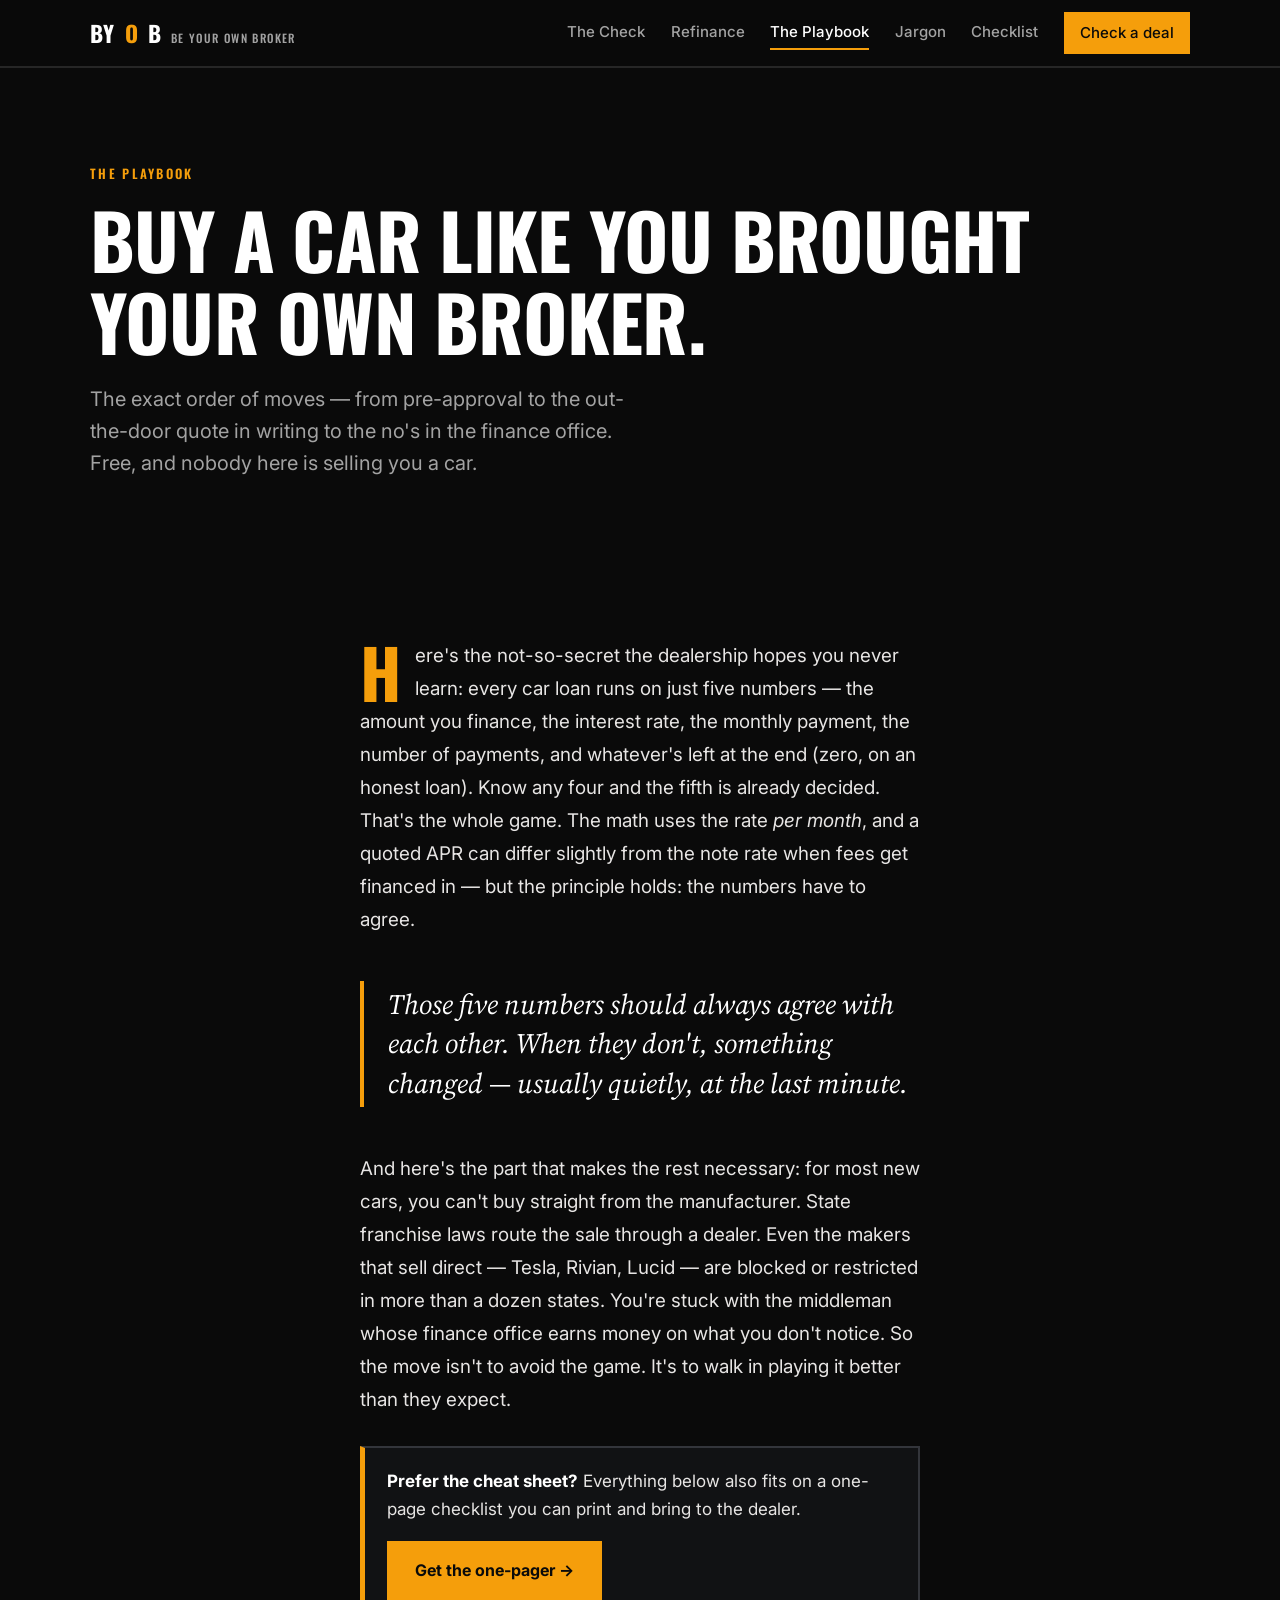
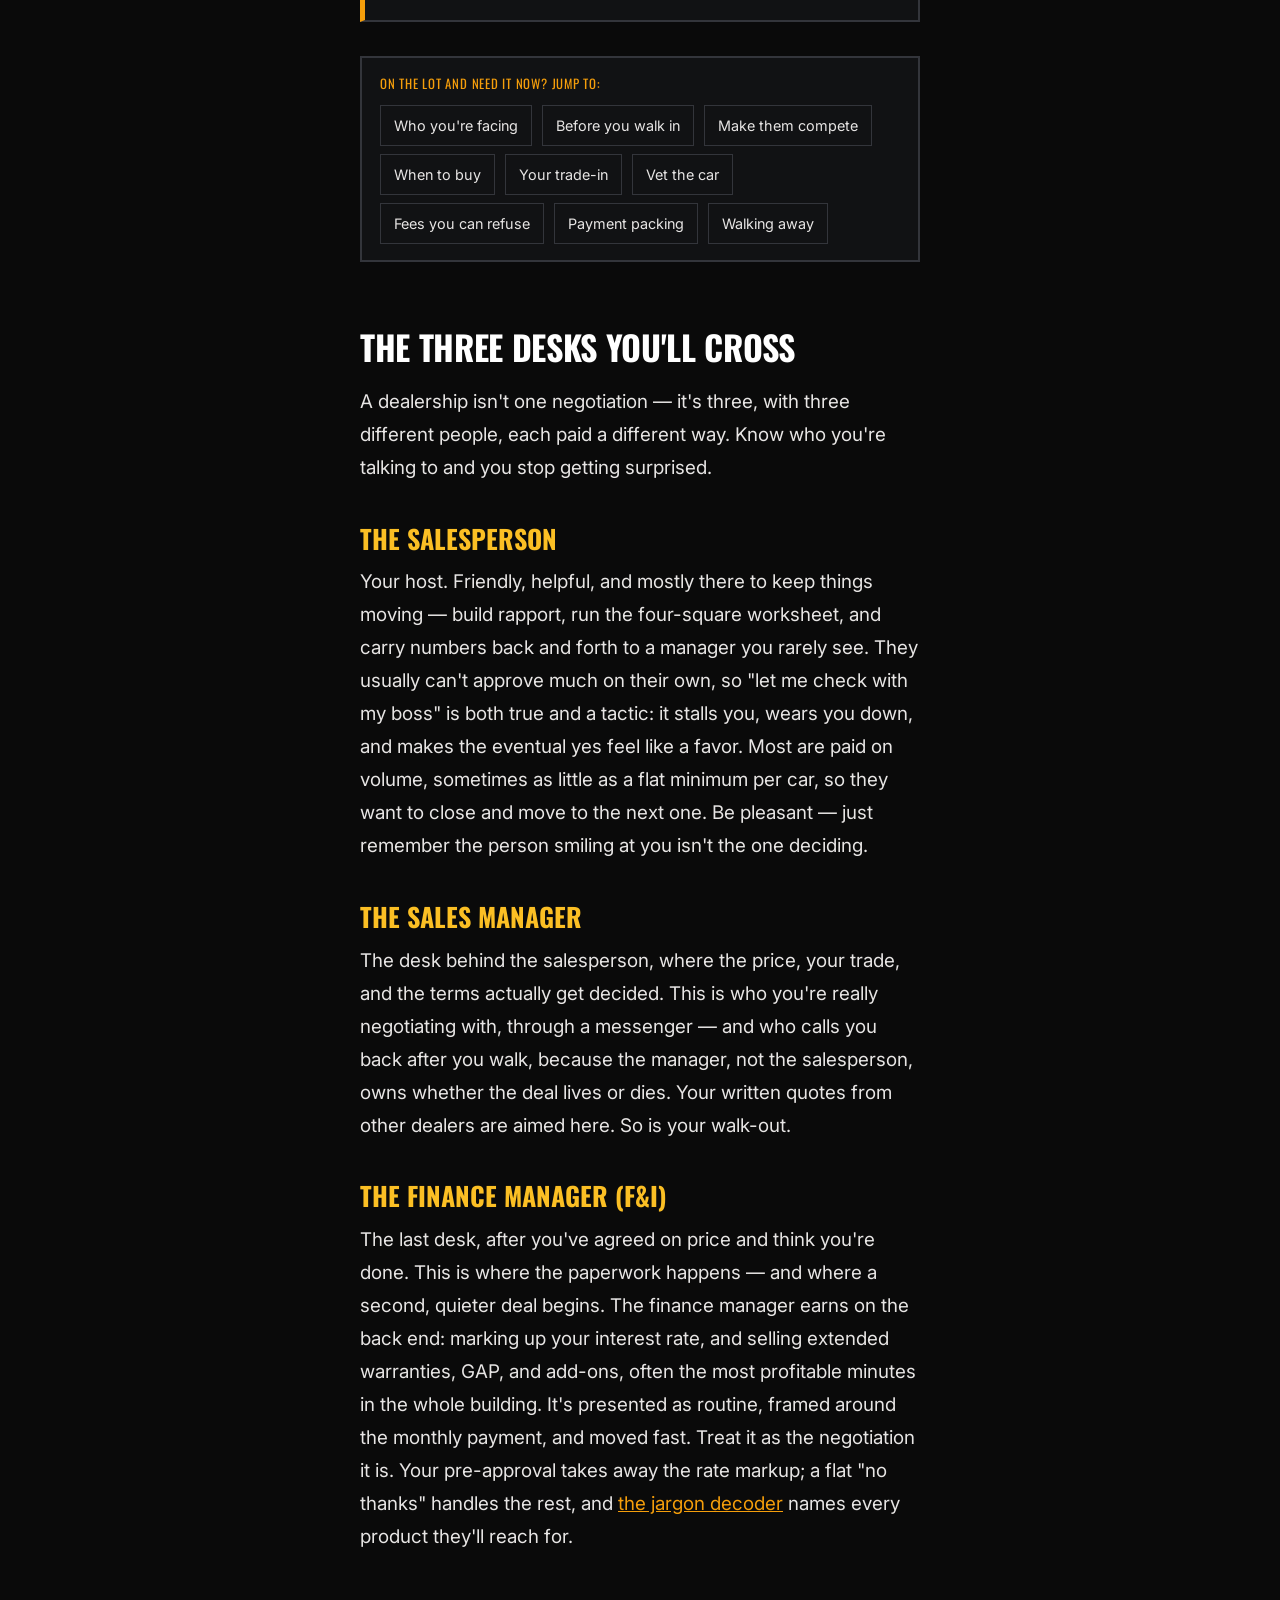
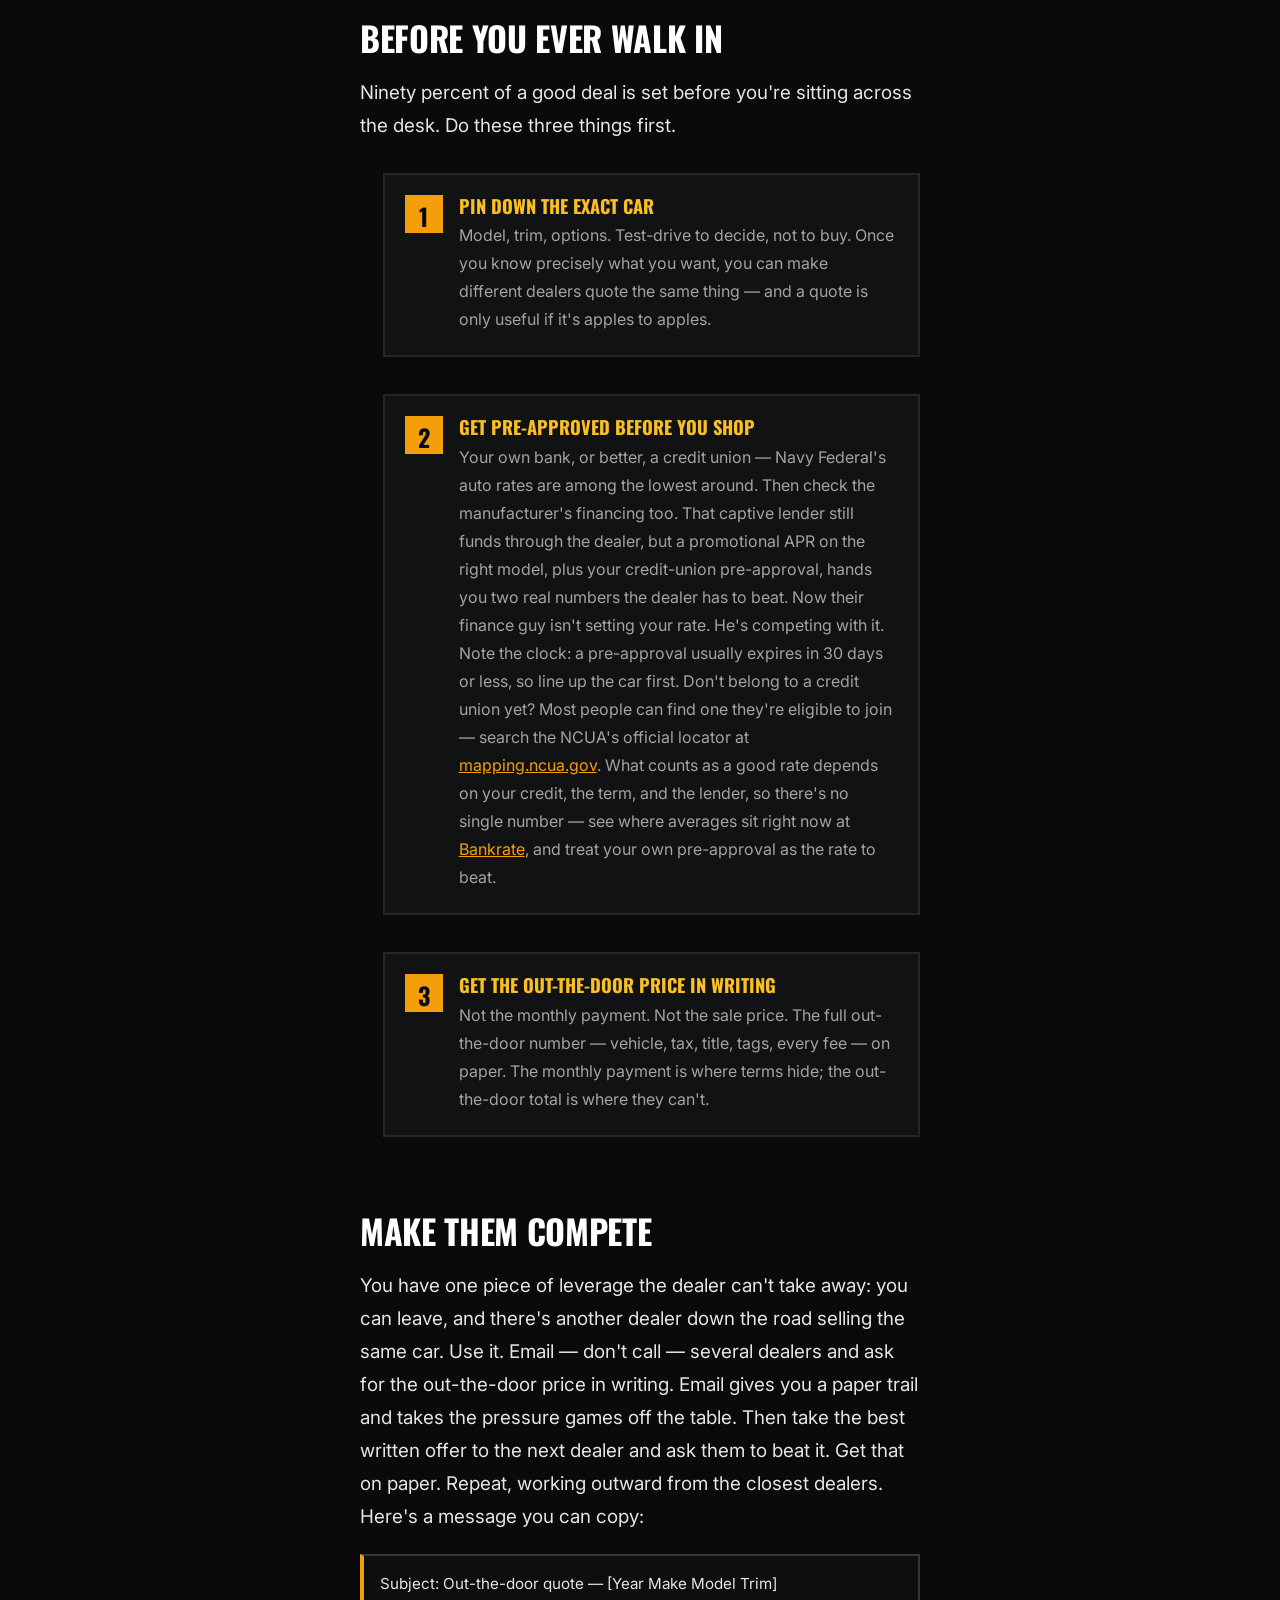
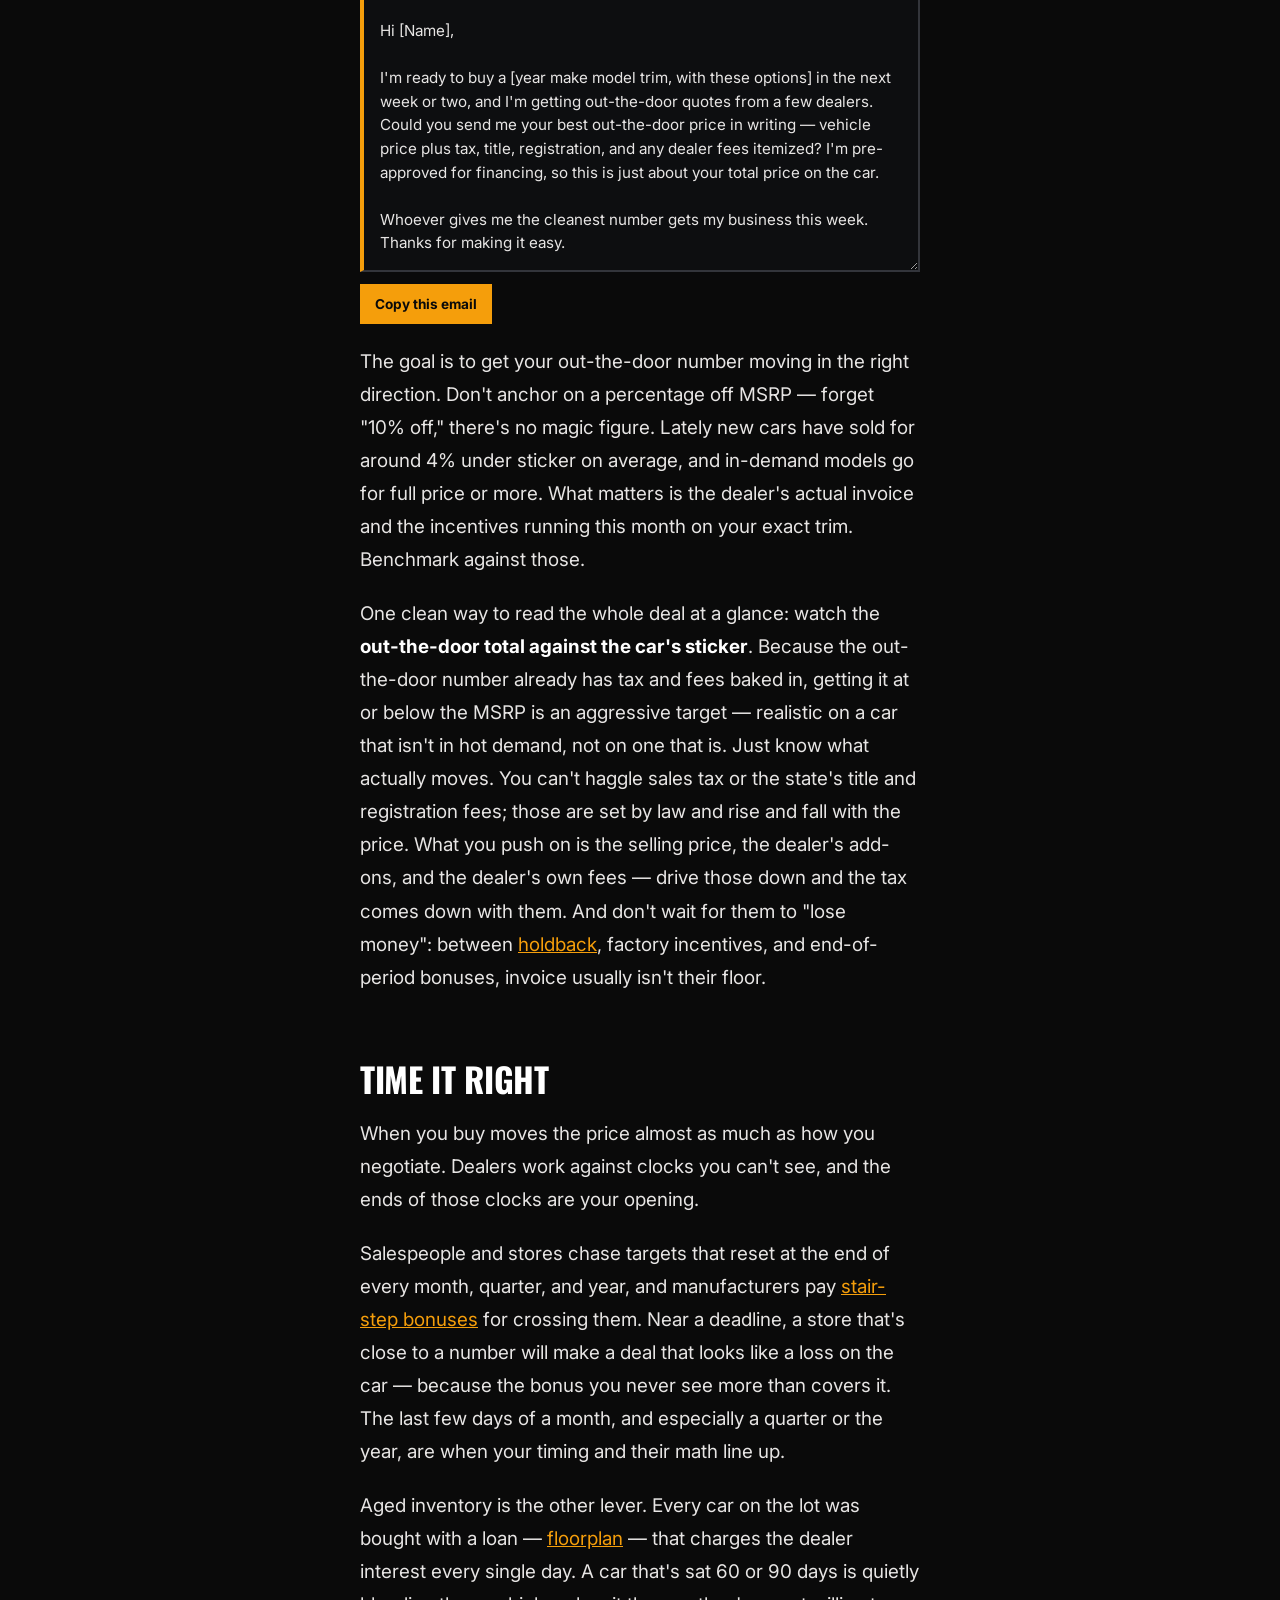
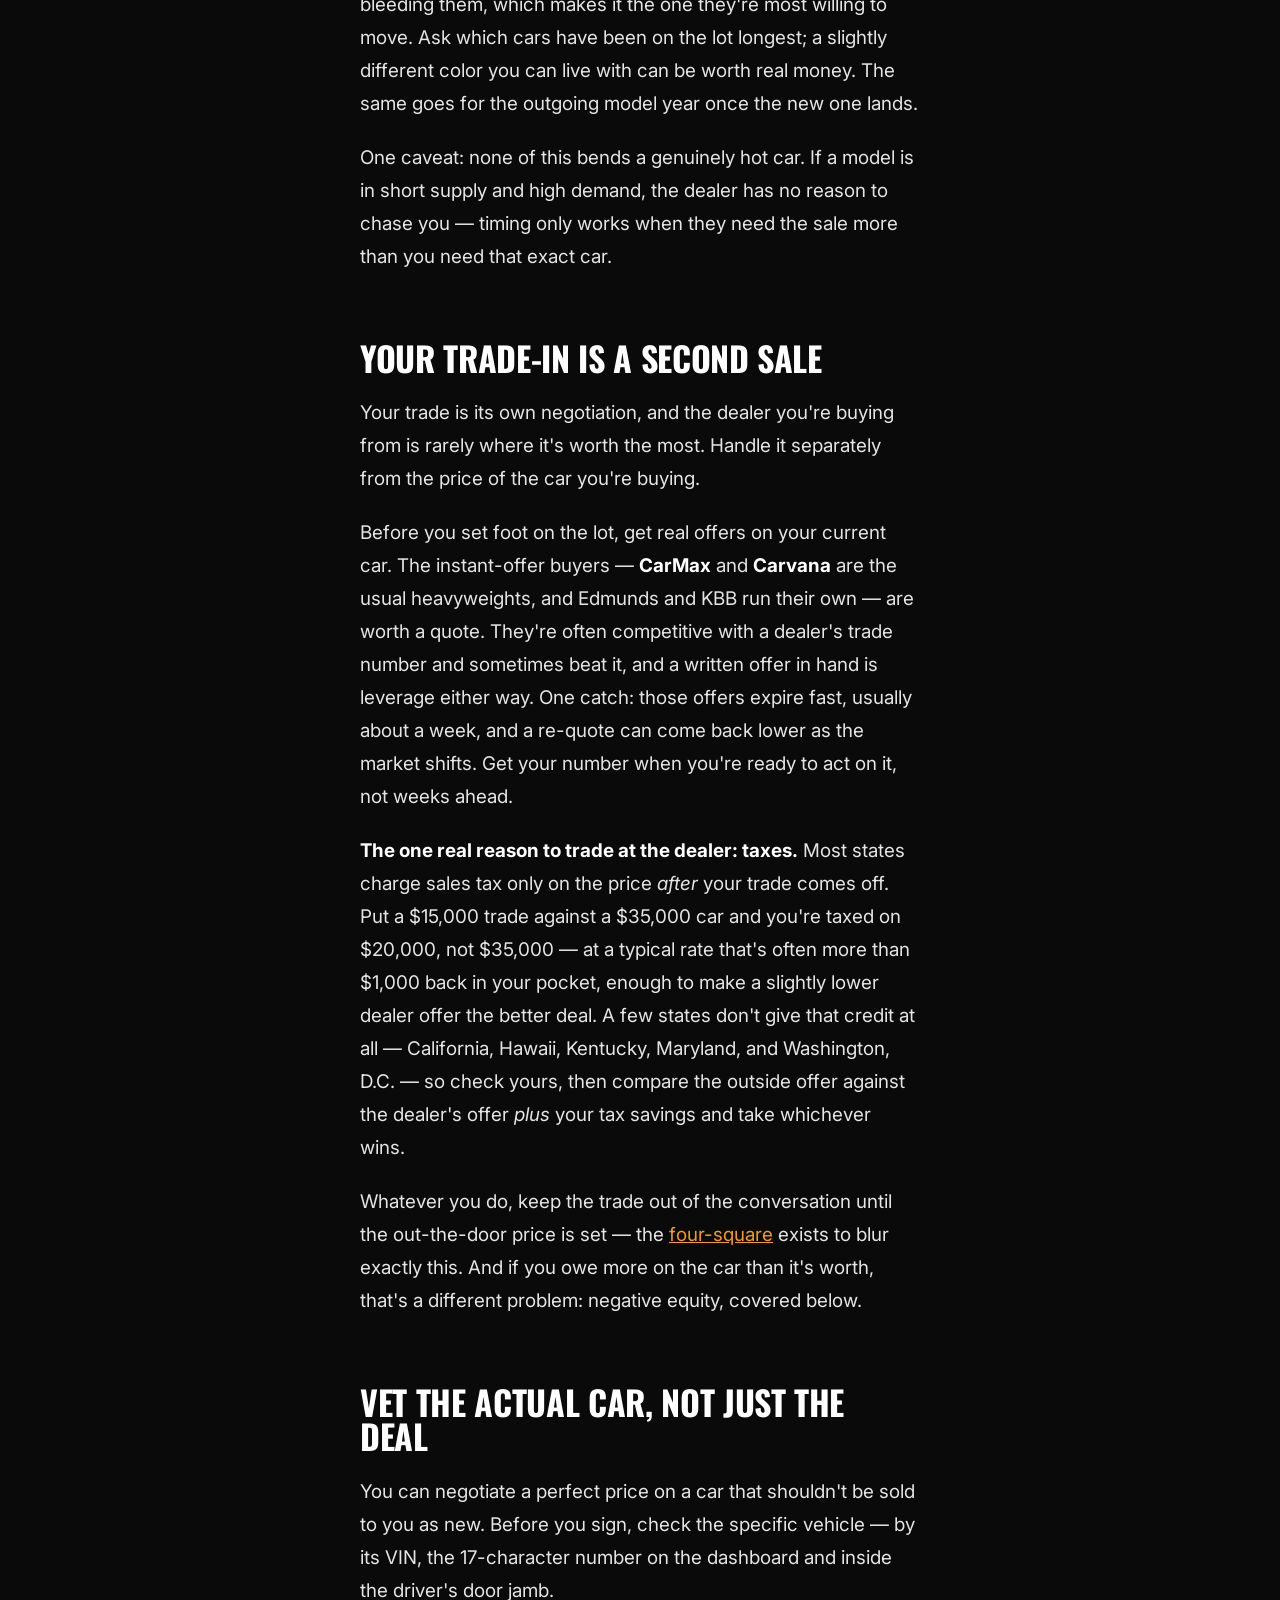
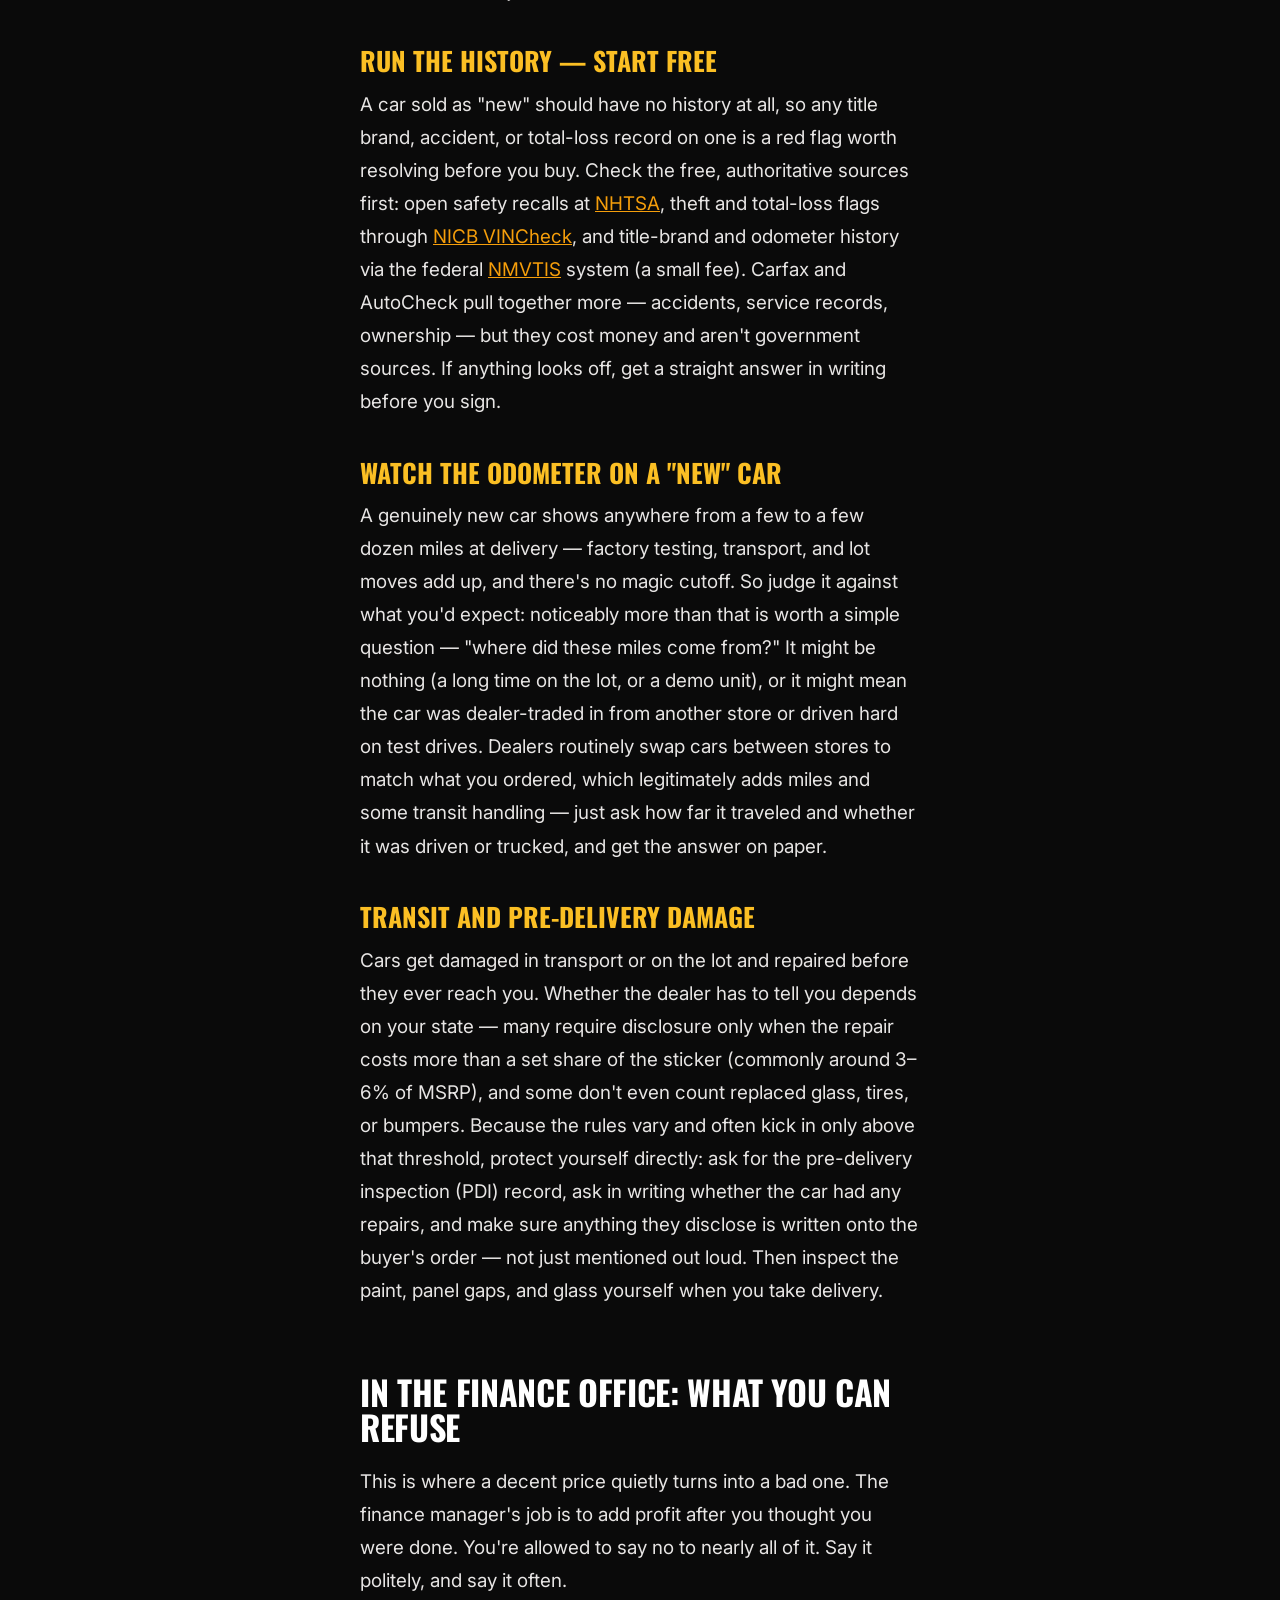
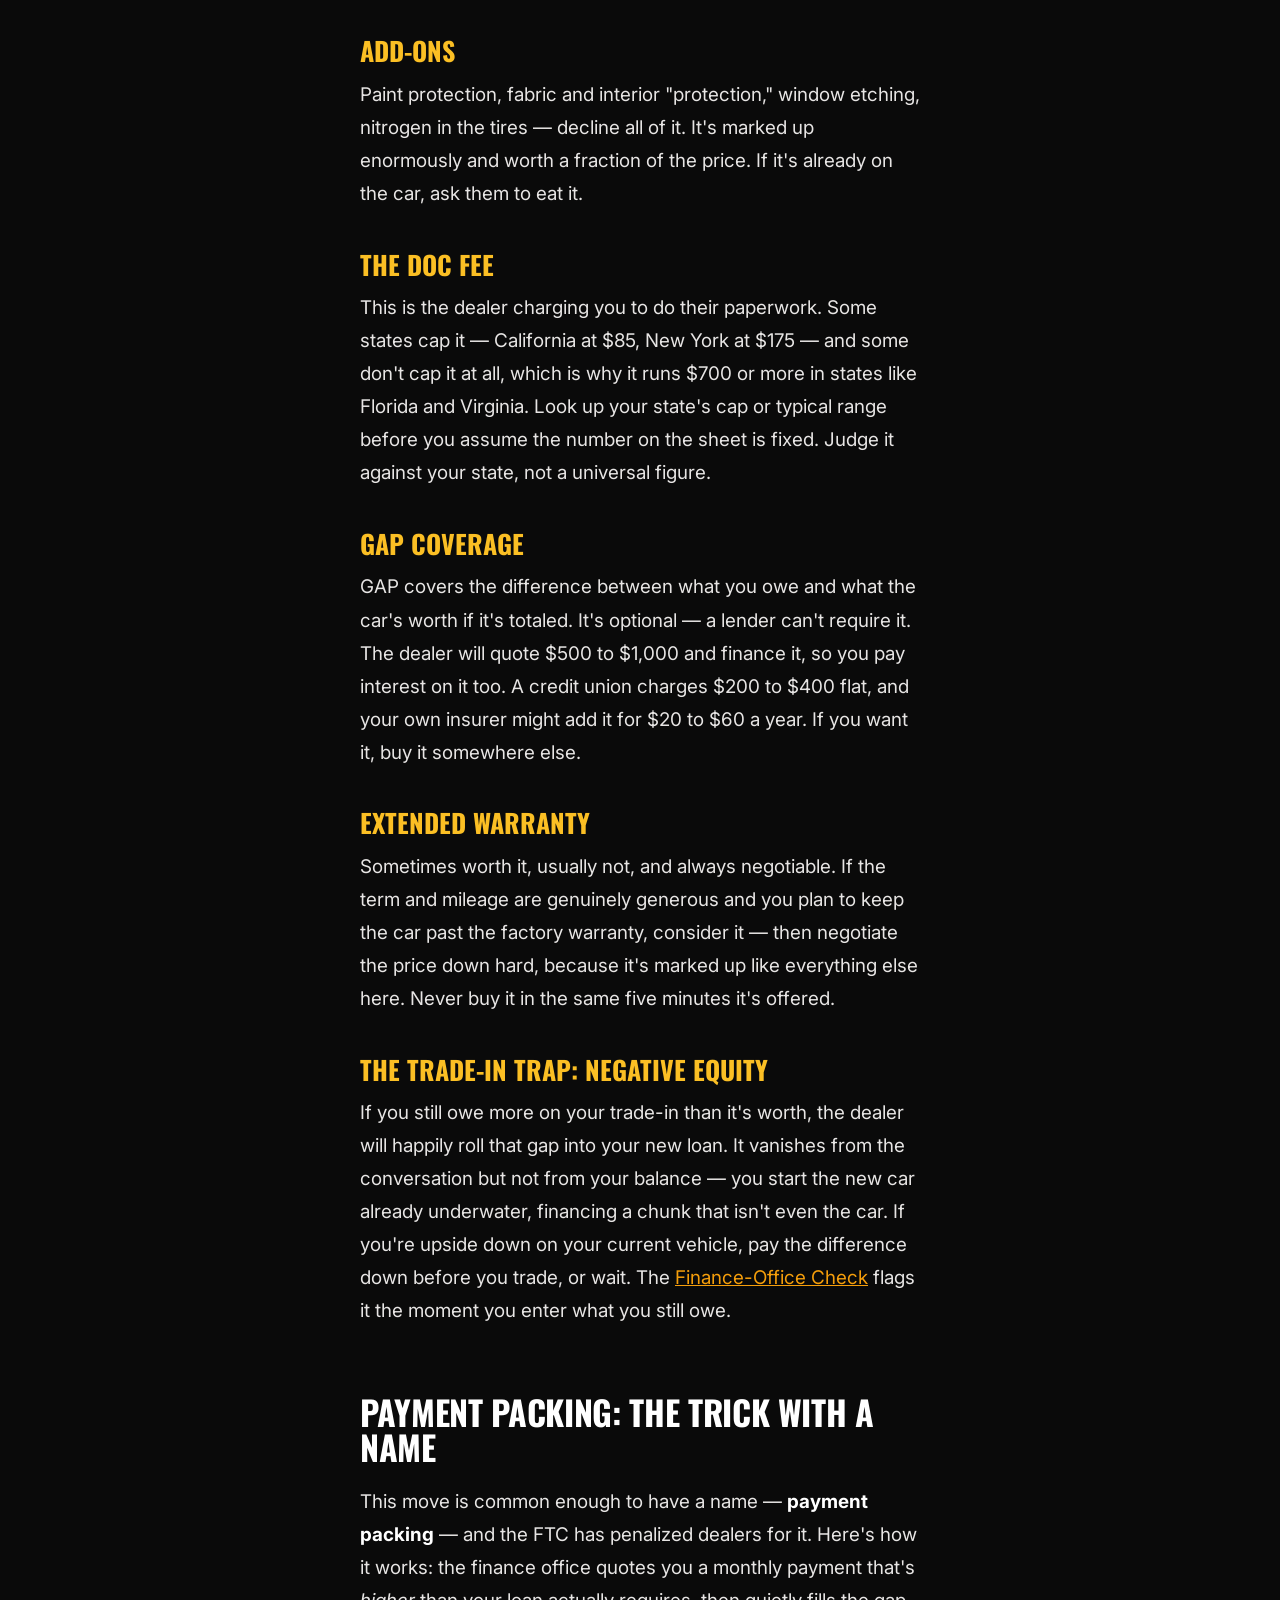
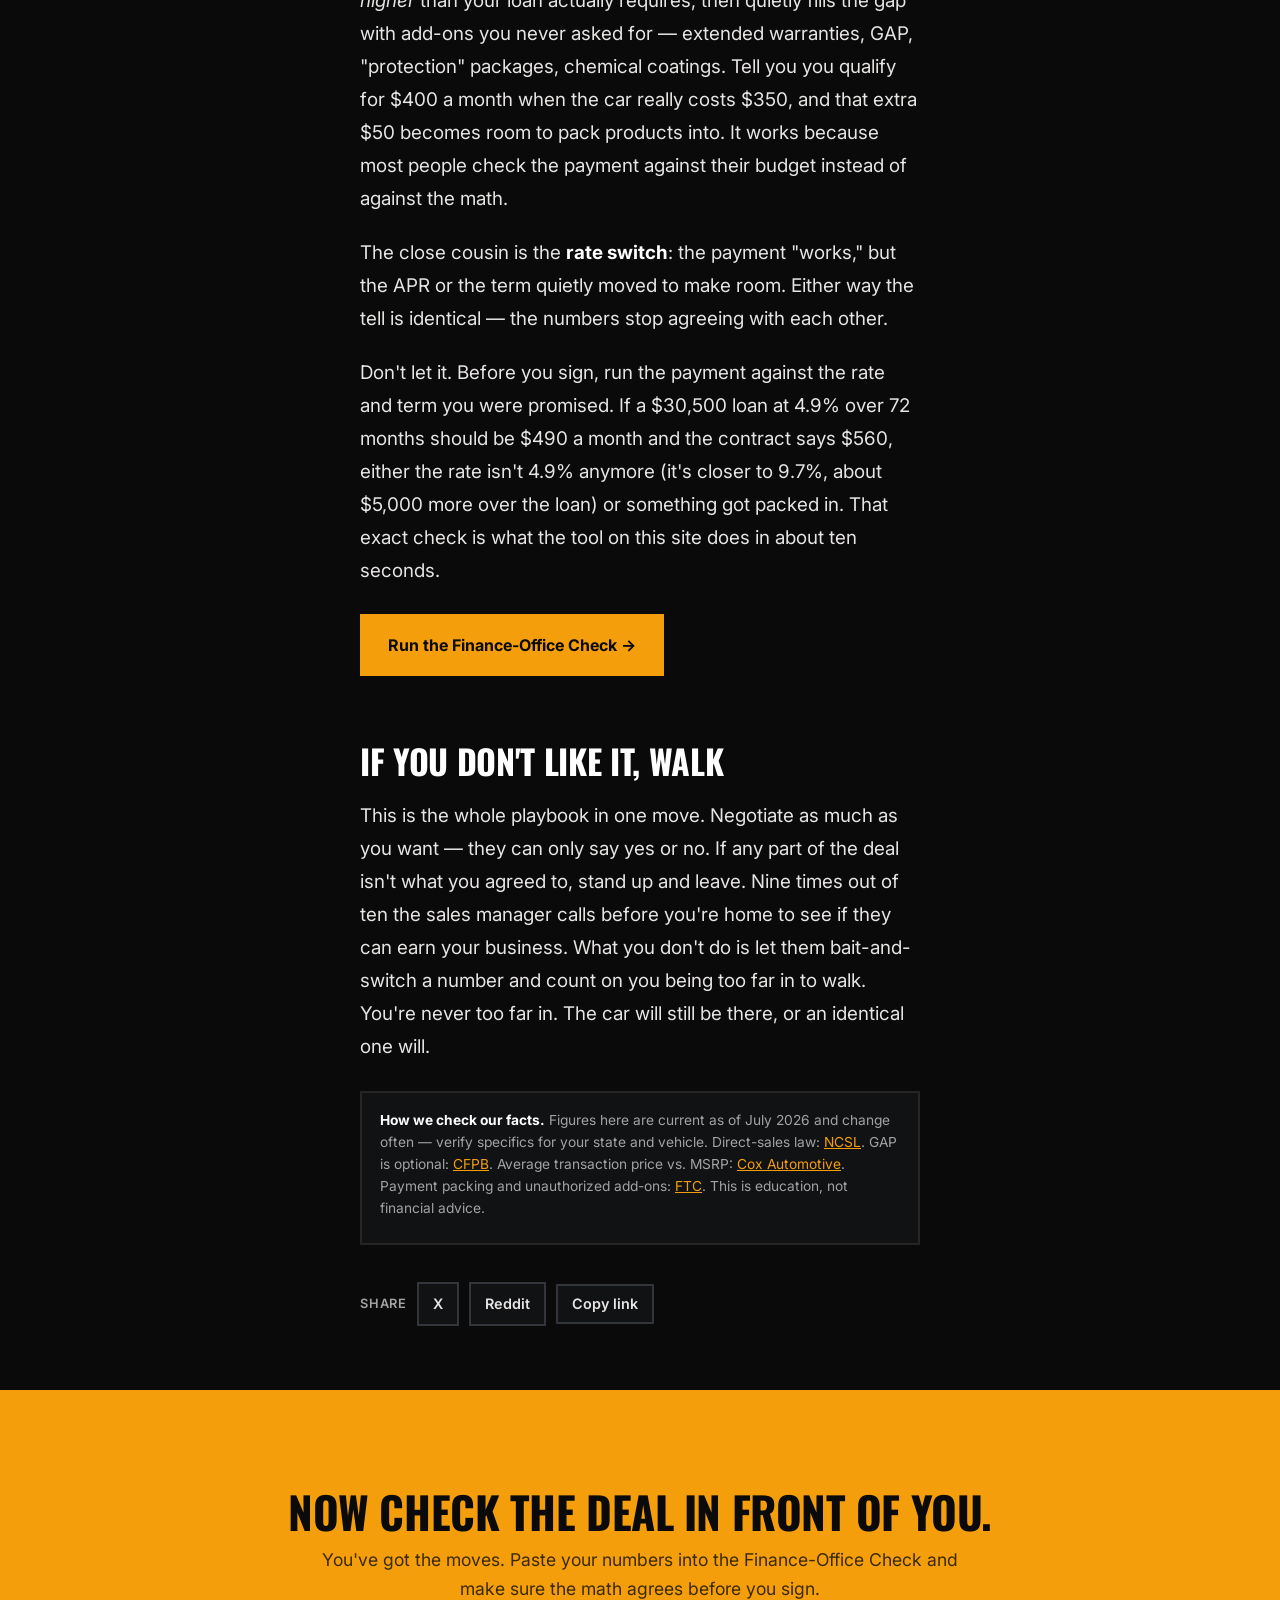
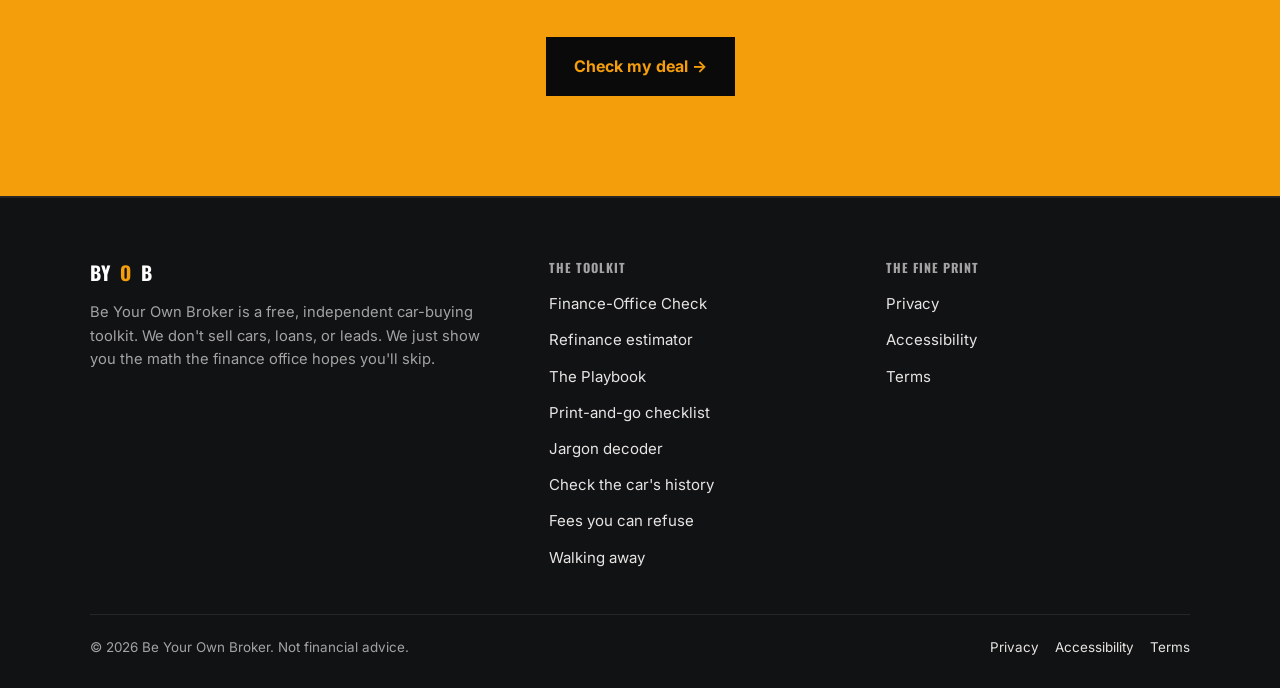
<file: playbook.html>
<!doctype html>
<html lang="en">
<head>
<meta charset="utf-8">
<meta name="viewport" content="width=device-width, initial-scale=1">
<title>The Playbook — How to buy a car like you brought your own broker | BYOB</title>
<meta name="description" content="The exact order of moves for buying a car: get pre-approved, pin down the car, get the out-the-door price in writing, make dealers compete, and say no in the finance office. Plain English, no fluff.">
<link rel="canonical" href="https://byob.sdfkjh.com/playbook">
<meta name="theme-color" content="#0a0a0a">
<meta property="og:type" content="article">
<meta property="og:site_name" content="Be Your Own Broker">
<meta property="og:locale" content="en_US">
<meta property="og:url" content="https://byob.sdfkjh.com/playbook">
<meta property="og:title" content="The Playbook — buy a car like you brought your own broker">
<meta property="og:description" content="The exact order of moves, from pre-approval to the finance-office no's. Plain English, no fluff.">
<meta property="og:image" content="https://byob.sdfkjh.com/og-card.png">
<meta name="twitter:card" content="summary_large_image">
<meta name="twitter:title" content="The Playbook — buy a car like you brought your own broker">
<meta name="twitter:description" content="The exact order of moves, from pre-approval to the finance-office no's.">
<meta name="twitter:image" content="https://byob.sdfkjh.com/og-card.png">
<link rel="icon" href="/favicon.svg" type="image/svg+xml">
<link rel="apple-touch-icon" href="/apple-touch-icon.png">
<link rel="preconnect" href="https://fonts.googleapis.com">
<link rel="preconnect" href="https://fonts.gstatic.com" crossorigin>
<link href="https://fonts.googleapis.com/css2?family=Oswald:wght@500;600;700&family=Inter:wght@400;500;600;700&family=Source+Serif+4:ital,wght@1,400;1,600&display=swap" rel="stylesheet">
<link rel="stylesheet" href="/styles.css">
<script type="application/ld+json">
{
  "@context": "https://schema.org",
  "@graph": [
    {
      "@type": "Article",
      "@id": "https://byob.sdfkjh.com/playbook#article",
      "headline": "How to buy a car like you brought your own broker",
      "description": "A plain-English playbook for getting a fair out-the-door price and financing on a new or used car.",
      "author": { "@type": "Organization", "name": "Be Your Own Broker" },
      "publisher": { "@type": "Organization", "name": "Be Your Own Broker", "url": "https://byob.sdfkjh.com/" },
      "mainEntityOfPage": "https://byob.sdfkjh.com/playbook",
      "inLanguage": "en-US",
      "dateModified": "2026-07-06"
    },
    {
      "@type": "FAQPage",
      "@id": "https://byob.sdfkjh.com/playbook#faq",
      "mainEntity": [
        {
          "@type": "Question",
          "name": "Can you buy a new car directly from the manufacturer?",
          "acceptedAnswer": { "@type": "Answer", "text": "For most new cars, no. State franchise laws route new-car sales through franchised dealers. Even manufacturers that sell direct, like Tesla, Rivian and Lucid, are banned or restricted in more than a dozen states, so whether direct purchase is possible depends on your state and the brand." }
        },
        {
          "@type": "Question",
          "name": "Is GAP insurance worth it, and what should it cost?",
          "acceptedAnswer": { "@type": "Answer", "text": "GAP is optional and a lender cannot require it. Dealers typically charge $500 to $1,000 and finance it. A credit union usually charges $200 to $400 as a flat fee, and your own insurer may add it for about $20 to $60 a year. If you want the coverage, it is almost always cheaper to buy it away from the dealer." }
        },
        {
          "@type": "Question",
          "name": "How do you know if a dealer changed your loan terms?",
          "acceptedAnswer": { "@type": "Answer", "text": "Every amortizing loan is defined by five numbers: the amount financed, the interest rate, the payment, the number of payments, and any final balloon balance. If you know four, the fifth is fixed. If the monthly payment does not match the rate and term you were quoted, the rate quietly changed. A loan checker can solve for the real rate hidden in the payment." }
        },
        {
          "@type": "Question",
          "name": "Is mileage or a vehicle history on a new car a problem?",
          "acceptedAnswer": { "@type": "Answer", "text": "A genuinely new car normally shows only a few to a few dozen miles from factory testing, transport, and lot moves, and it should have no vehicle history at all. Noticeably higher mileage can mean the car was dealer-traded, used as a demo, or heavily test-driven, and any title, accident, or total-loss record on a supposedly new car is a red flag. Check the VIN through NHTSA recalls, NICB VINCheck, and the federal NMVTIS system before you buy." }
        },
        {
          "@type": "Question",
          "name": "What is negative equity on a car trade-in?",
          "acceptedAnswer": { "@type": "Answer", "text": "Negative equity means you owe more on your current car loan than the car is worth. When you trade it in, dealers often roll that difference into your new loan, so you finance more than the new car's price and start out underwater. It is usually better to pay the gap down before trading in, or wait until you are no longer upside down." }
        },
        {
          "@type": "Question",
          "name": "What is payment packing at a car dealership?",
          "acceptedAnswer": { "@type": "Answer", "text": "Payment packing is when a dealer quotes a monthly payment higher than the loan actually requires, then fills the difference with add-ons you did not ask for, such as extended warranties, GAP, or protection packages. It works because buyers focus on the monthly payment instead of the underlying math. It is a deceptive practice that can violate the FTC Act, and the FTC has penalized dealers for it. Checking whether your payment matches the quoted APR and term catches it." }
        },
        {
          "@type": "Question",
          "name": "When is the best time to buy a car?",
          "acceptedAnswer": { "@type": "Answer", "text": "The strongest timing is the end of a month, quarter, or year, when dealerships chase sales targets and manufacturer volume bonuses and will discount harder to hit them, and on vehicles that have sat on the lot 60 days or more, which cost the dealer interest every day through their inventory financing. Timing has little effect on genuinely scarce, in-demand models, where the dealer does not need the sale." }
        },
        {
          "@type": "Question",
          "name": "Should you trade in your car at the dealership?",
          "acceptedAnswer": { "@type": "Answer", "text": "Often not for the highest price. Instant-offer buyers like CarMax and Carvana are worth a quote and frequently beat a dealer's trade-in offer, though their written offers usually last only about a week. But most states charge sales tax on the new car only on the price after the trade-in is deducted, so the sales-tax savings can make a dealer's slightly lower offer the better net deal. Compare the outside offer against the dealer's offer plus your tax savings. A few states, including California, give no trade-in tax credit, so check your state." }
        }
      ]
    }
  ]
}
</script>
</head>
<body>
<a class="skip-link" href="#main">Skip to content</a>

<header class="site-header">
  <div class="wrap bar">
    <a class="brand" href="/">BY<em>O</em>B <span class="brand__full">Be Your Own Broker</span></a>
    <button class="nav-toggle" aria-expanded="false" aria-controls="nav" aria-label="Menu">☰</button>
    <nav class="nav" id="nav" aria-label="Primary">
      <span class="nav__group" aria-hidden="true">Tools</span>
      <a href="/#check">The Check</a>
      <a href="/refinance">Refinance</a>
      <span class="nav__group" aria-hidden="true">Guides</span>
      <a href="/playbook" aria-current="page">The Playbook</a>
      <a href="/jargon">Jargon</a>
      <a href="/checklist">Checklist</a>
      <a class="nav__cta" href="/#check">Check a deal</a>
    </nav>
  </div>
</header>

<main id="main">

  <section class="hero wrap section--tight" aria-labelledby="ph">
    <p class="eyebrow">The Playbook</p>
    <h1 id="ph">Buy a car like you brought your own broker.</h1>
    <p class="hero__lede">The exact order of moves — from pre-approval to the out-the-door quote in writing to the no's in the finance office. Free, and nobody here is selling you a car.</p>
  </section>

  <article class="article wrap section--tight">
    <p class="drop">Here's the not-so-secret the dealership hopes you never learn: every car loan runs on just five numbers — the amount you finance, the interest rate, the monthly payment, the number of payments, and whatever's left at the end (zero, on an honest loan). Know any four and the fifth is already decided. That's the whole game. The math uses the rate <em>per month</em>, and a quoted APR can differ slightly from the note rate when fees get financed in — but the principle holds: the numbers have to agree.</p>

    <p class="pull">Those five numbers should always agree with each other. When they don't, something changed — usually quietly, at the last minute.</p>

    <p>And here's the part that makes the rest necessary: for most new cars, you can't buy straight from the manufacturer. State franchise laws route the sale through a dealer. Even the makers that sell direct — Tesla, Rivian, Lucid — are blocked or restricted in more than a dozen states. You're stuck with the middleman whose finance office earns money on what you don't notice. So the move isn't to avoid the game. It's to walk in playing it better than they expect.</p>

    <div class="callout">
      <p><strong>Prefer the cheat sheet?</strong> Everything below also fits on a one-page checklist you can print and bring to the dealer.</p>
      <a class="btn btn--amber" href="/checklist">Get the one-pager →</a>
    </div>

    <nav class="jumpnav" aria-label="Jump to a playbook section">
      <p class="jumpnav__label">On the lot and need it now? Jump to:</p>
      <ul>
        <li><a href="#desks">Who you're facing</a></li>
        <li><a href="#prep">Before you walk in</a></li>
        <li><a href="#compete">Make them compete</a></li>
        <li><a href="#timing">When to buy</a></li>
        <li><a href="#trade">Your trade-in</a></li>
        <li><a href="#vet">Vet the car</a></li>
        <li><a href="#fees">Fees you can refuse</a></li>
        <li><a href="#packing">Payment packing</a></li>
        <li><a href="#walk">Walking away</a></li>
      </ul>
    </nav>

    <h2 id="desks">The three desks you'll cross</h2>
    <p>A dealership isn't one negotiation — it's three, with three different people, each paid a different way. Know who you're talking to and you stop getting surprised.</p>

    <h3>The salesperson</h3>
    <p>Your host. Friendly, helpful, and mostly there to keep things moving — build rapport, run the four-square worksheet, and carry numbers back and forth to a manager you rarely see. They usually can't approve much on their own, so "let me check with my boss" is both true and a tactic: it stalls you, wears you down, and makes the eventual yes feel like a favor. Most are paid on volume, sometimes as little as a flat minimum per car, so they want to close and move to the next one. Be pleasant — just remember the person smiling at you isn't the one deciding.</p>

    <h3>The sales manager</h3>
    <p>The desk behind the salesperson, where the price, your trade, and the terms actually get decided. This is who you're really negotiating with, through a messenger — and who calls you back after you walk, because the manager, not the salesperson, owns whether the deal lives or dies. Your written quotes from other dealers are aimed here. So is your walk-out.</p>

    <h3>The finance manager (F&amp;I)</h3>
    <p>The last desk, after you've agreed on price and think you're done. This is where the paperwork happens — and where a second, quieter deal begins. The finance manager earns on the back end: marking up your interest rate, and selling extended warranties, GAP, and add-ons, often the most profitable minutes in the whole building. It's presented as routine, framed around the monthly payment, and moved fast. Treat it as the negotiation it is. Your pre-approval takes away the rate markup; a flat "no thanks" handles the rest, and <a href="/jargon">the jargon decoder</a> names every product they'll reach for.</p>

    <h2 id="prep">Before you ever walk in</h2>
    <p>Ninety percent of a good deal is set before you're sitting across the desk. Do these three things first.</p>

    <ol class="steps">
      <li>
        <h3>Pin down the exact car</h3>
        <p>Model, trim, options. Test-drive to decide, not to buy. Once you know precisely what you want, you can make different dealers quote the same thing — and a quote is only useful if it's apples to apples.</p>
      </li>
      <li>
        <h3>Get pre-approved before you shop</h3>
        <p>Your own bank, or better, a credit union — Navy Federal's auto rates are among the lowest around. Then check the manufacturer's financing too. That captive lender still funds through the dealer, but a promotional APR on the right model, plus your credit-union pre-approval, hands you two real numbers the dealer has to beat. Now their finance guy isn't setting your rate. He's competing with it. Note the clock: a pre-approval usually expires in 30 days or less, so line up the car first. Don't belong to a credit union yet? Most people can find one they're eligible to join — search the NCUA's official locator at <a href="https://mapping.ncua.gov/">mapping.ncua.gov</a>. What counts as a good rate depends on your credit, the term, and the lender, so there's no single number — see where averages sit right now at <a href="https://www.bankrate.com/loans/auto-loans/rates/">Bankrate</a>, and treat your own pre-approval as the rate to beat.</p>
      </li>
      <li>
        <h3>Get the out-the-door price in writing</h3>
        <p>Not the monthly payment. Not the sale price. The full out-the-door number — vehicle, tax, title, tags, every fee — on paper. The monthly payment is where terms hide; the out-the-door total is where they can't.</p>
      </li>
    </ol>

    <h2 id="compete">Make them compete</h2>
    <p>You have one piece of leverage the dealer can't take away: you can leave, and there's another dealer down the road selling the same car. Use it. Email — don't call — several dealers and ask for the out-the-door price in writing. Email gives you a paper trail and takes the pressure games off the table. Then take the best written offer to the next dealer and ask them to beat it. Get that on paper. Repeat, working outward from the closest dealers. Here's a message you can copy:</p>

    <textarea class="email-tpl" id="quote-email" readonly rows="12" aria-label="Dealer quote-request email template">Subject: Out-the-door quote — [Year Make Model Trim]

Hi [Name],

I'm ready to buy a [year make model trim, with these options] in the next week or two, and I'm getting out-the-door quotes from a few dealers. Could you send me your best out-the-door price in writing — vehicle price plus tax, title, registration, and any dealer fees itemized? I'm pre-approved for financing, so this is just about your total price on the car.

Whoever gives me the cleanest number gets my business this week. Thanks for making it easy.

[Your name]</textarea>
    <p style="margin-top:12px"><button class="copy-btn" data-copy="quote-email" type="button">Copy this email</button></p>

    <p style="margin-top:1.1em">The goal is to get your out-the-door number moving in the right direction. Don't anchor on a percentage off MSRP — forget "10% off," there's no magic figure. Lately new cars have sold for around 4% under sticker on average, and in-demand models go for full price or more. What matters is the dealer's actual invoice and the incentives running this month on your exact trim. Benchmark against those.</p>

    <p>One clean way to read the whole deal at a glance: watch the <strong>out-the-door total against the car's sticker</strong>. Because the out-the-door number already has tax and fees baked in, getting it at or below the MSRP is an aggressive target — realistic on a car that isn't in hot demand, not on one that is. Just know what actually moves. You can't haggle sales tax or the state's title and registration fees; those are set by law and rise and fall with the price. What you push on is the selling price, the dealer's add-ons, and the dealer's own fees — drive those down and the tax comes down with them. And don't wait for them to "lose money": between <a href="/jargon">holdback</a>, factory incentives, and end-of-period bonuses, invoice usually isn't their floor.</p>

    <h2 id="timing">Time it right</h2>
    <p>When you buy moves the price almost as much as how you negotiate. Dealers work against clocks you can't see, and the ends of those clocks are your opening.</p>
    <p>Salespeople and stores chase targets that reset at the end of every month, quarter, and year, and manufacturers pay <a href="/jargon">stair-step bonuses</a> for crossing them. Near a deadline, a store that's close to a number will make a deal that looks like a loss on the car — because the bonus you never see more than covers it. The last few days of a month, and especially a quarter or the year, are when your timing and their math line up.</p>
    <p>Aged inventory is the other lever. Every car on the lot was bought with a loan — <a href="/jargon">floorplan</a> — that charges the dealer interest every single day. A car that's sat 60 or 90 days is quietly bleeding them, which makes it the one they're most willing to move. Ask which cars have been on the lot longest; a slightly different color you can live with can be worth real money. The same goes for the outgoing model year once the new one lands.</p>
    <p>One caveat: none of this bends a genuinely hot car. If a model is in short supply and high demand, the dealer has no reason to chase you — timing only works when they need the sale more than you need that exact car.</p>

    <h2 id="trade">Your trade-in is a second sale</h2>
    <p>Your trade is its own negotiation, and the dealer you're buying from is rarely where it's worth the most. Handle it separately from the price of the car you're buying.</p>
    <p>Before you set foot on the lot, get real offers on your current car. The instant-offer buyers — <strong>CarMax</strong> and <strong>Carvana</strong> are the usual heavyweights, and Edmunds and KBB run their own — are worth a quote. They're often competitive with a dealer's trade number and sometimes beat it, and a written offer in hand is leverage either way. One catch: those offers expire fast, usually about a week, and a re-quote can come back lower as the market shifts. Get your number when you're ready to act on it, not weeks ahead.</p>
    <p><strong>The one real reason to trade at the dealer: taxes.</strong> Most states charge sales tax only on the price <em>after</em> your trade comes off. Put a $15,000 trade against a $35,000 car and you're taxed on $20,000, not $35,000 — at a typical rate that's often more than $1,000 back in your pocket, enough to make a slightly lower dealer offer the better deal. A few states don't give that credit at all — California, Hawaii, Kentucky, Maryland, and Washington, D.C. — so check yours, then compare the outside offer against the dealer's offer <em>plus</em> your tax savings and take whichever wins.</p>
    <p>Whatever you do, keep the trade out of the conversation until the out-the-door price is set — the <a href="/jargon">four-square</a> exists to blur exactly this. And if you owe more on the car than it's worth, that's a different problem: negative equity, covered below.</p>

    <h2 id="vet">Vet the actual car, not just the deal</h2>
    <p>You can negotiate a perfect price on a car that shouldn't be sold to you as new. Before you sign, check the specific vehicle — by its VIN, the 17-character number on the dashboard and inside the driver's door jamb.</p>

    <h3>Run the history — start free</h3>
    <p>A car sold as "new" should have no history at all, so any title brand, accident, or total-loss record on one is a red flag worth resolving before you buy. Check the free, authoritative sources first: open safety recalls at <a href="https://www.nhtsa.gov/recalls">NHTSA</a>, theft and total-loss flags through <a href="https://www.nicb.org/vincheck">NICB VINCheck</a>, and title-brand and odometer history via the federal <a href="https://vehiclehistory.bja.ojp.gov/">NMVTIS</a> system (a small fee). Carfax and AutoCheck pull together more — accidents, service records, ownership — but they cost money and aren't government sources. If anything looks off, get a straight answer in writing before you sign.</p>

    <h3>Watch the odometer on a "new" car</h3>
    <p>A genuinely new car shows anywhere from a few to a few dozen miles at delivery — factory testing, transport, and lot moves add up, and there's no magic cutoff. So judge it against what you'd expect: noticeably more than that is worth a simple question — "where did these miles come from?" It might be nothing (a long time on the lot, or a demo unit), or it might mean the car was dealer-traded in from another store or driven hard on test drives. Dealers routinely swap cars between stores to match what you ordered, which legitimately adds miles and some transit handling — just ask how far it traveled and whether it was driven or trucked, and get the answer on paper.</p>

    <h3>Transit and pre-delivery damage</h3>
    <p>Cars get damaged in transport or on the lot and repaired before they ever reach you. Whether the dealer has to tell you depends on your state — many require disclosure only when the repair costs more than a set share of the sticker (commonly around 3–6% of MSRP), and some don't even count replaced glass, tires, or bumpers. Because the rules vary and often kick in only above that threshold, protect yourself directly: ask for the pre-delivery inspection (PDI) record, ask in writing whether the car had any repairs, and make sure anything they disclose is written onto the buyer's order — not just mentioned out loud. Then inspect the paint, panel gaps, and glass yourself when you take delivery.</p>

    <h2 id="fees">In the finance office: what you can refuse</h2>
    <p>This is where a decent price quietly turns into a bad one. The finance manager's job is to add profit after you thought you were done. You're allowed to say no to nearly all of it. Say it politely, and say it often.</p>

    <h3>Add-ons</h3>
    <p>Paint protection, fabric and interior "protection," window etching, nitrogen in the tires — decline all of it. It's marked up enormously and worth a fraction of the price. If it's already on the car, ask them to eat it.</p>

    <h3>The doc fee</h3>
    <p>This is the dealer charging you to do their paperwork. Some states cap it — California at $85, New York at $175 — and some don't cap it at all, which is why it runs $700 or more in states like Florida and Virginia. Look up your state's cap or typical range before you assume the number on the sheet is fixed. Judge it against your state, not a universal figure.</p>

    <h3>GAP coverage</h3>
    <p>GAP covers the difference between what you owe and what the car's worth if it's totaled. It's optional — a lender can't require it. The dealer will quote $500 to $1,000 and finance it, so you pay interest on it too. A credit union charges $200 to $400 flat, and your own insurer might add it for $20 to $60 a year. If you want it, buy it somewhere else.</p>

    <h3>Extended warranty</h3>
    <p>Sometimes worth it, usually not, and always negotiable. If the term and mileage are genuinely generous and you plan to keep the car past the factory warranty, consider it — then negotiate the price down hard, because it's marked up like everything else here. Never buy it in the same five minutes it's offered.</p>

    <h3>The trade-in trap: negative equity</h3>
    <p>If you still owe more on your trade-in than it's worth, the dealer will happily roll that gap into your new loan. It vanishes from the conversation but not from your balance — you start the new car already underwater, financing a chunk that isn't even the car. If you're upside down on your current vehicle, pay the difference down before you trade, or wait. The <a href="/#check">Finance-Office Check</a> flags it the moment you enter what you still owe.</p>

    <h2 id="packing">Payment packing: the trick with a name</h2>
    <p>This move is common enough to have a name — <strong>payment packing</strong> — and the FTC has penalized dealers for it. Here's how it works: the finance office quotes you a monthly payment that's <em>higher</em> than your loan actually requires, then quietly fills the gap with add-ons you never asked for — extended warranties, GAP, "protection" packages, chemical coatings. Tell you you qualify for $400 a month when the car really costs $350, and that extra $50 becomes room to pack products into. It works because most people check the payment against their budget instead of against the math.</p>
    <p>The close cousin is the <strong>rate switch</strong>: the payment "works," but the APR or the term quietly moved to make room. Either way the tell is identical — the numbers stop agreeing with each other.</p>
    <p>Don't let it. Before you sign, run the payment against the rate and term you were promised. If a $30,500 loan at 4.9% over 72 months should be $490 a month and the contract says $560, either the rate isn't 4.9% anymore (it's closer to 9.7%, about $5,000 more over the loan) or something got packed in. That exact check is what the tool on this site does in about ten seconds.</p>
    <p><a class="btn btn--amber" href="/#check" style="margin-top:6px">Run the Finance-Office Check →</a></p>

    <h2 id="walk">If you don't like it, walk</h2>
    <p>This is the whole playbook in one move. Negotiate as much as you want — they can only say yes or no. If any part of the deal isn't what you agreed to, stand up and leave. Nine times out of ten the sales manager calls before you're home to see if they can earn your business. What you don't do is let them bait-and-switch a number and count on you being too far in to walk. You're never too far in. The car will still be there, or an identical one will.</p>

    <div class="disclaimer" style="margin-top:2em">
      <p style="margin:0 0 0.6em"><strong>How we check our facts.</strong> Figures here are current as of July 2026 and change often — verify specifics for your state and vehicle. Direct-sales law: <a href="https://www.ncsl.org/financial-services/direct-vehicle-sales-legislation">NCSL</a>. GAP is optional: <a href="https://www.consumerfinance.gov/ask-cfpb/am-i-required-to-purchase-an-extended-warranty-or-guaranteed-asset-protection-gap-insurance-from-a-lender-or-dealer-to-get-an-auto-loan-en-807/">CFPB</a>. Average transaction price vs. MSRP: <a href="https://www.coxautoinc.com/market-insights/">Cox Automotive</a>. Payment packing and unauthorized add-ons: <a href="https://www.ftc.gov/car">FTC</a>. This is education, not financial advice.</p>
    </div>

    <div class="share" data-share data-share-text="How to buy a car like you brought your own broker — a free playbook." style="margin-top:2.2em">
      <span data-share-label>Share</span>
      <button class="share__btn" data-share-native hidden type="button">Share…</button>
      <a class="share__btn" data-share-x href="#" rel="noopener">X</a>
      <a class="share__btn" data-share-reddit href="#" rel="noopener">Reddit</a>
      <button class="share__btn" data-share-copy type="button">Copy link</button>
    </div>
  </article>

  <section class="section cta-band">
    <div class="wrap">
      <h2>Now check the deal in front of you.</h2>
      <p>You've got the moves. Paste your numbers into the Finance-Office Check and make sure the math agrees before you sign.</p>
      <a class="btn btn--dark" href="/#check">Check my deal →</a>
    </div>
  </section>

</main>

<footer class="site-footer">
  <div class="wrap">
    <div class="grid">
      <div>
        <span class="brand">BY<em>O</em>B</span>
        <p>Be Your Own Broker is a free, independent car-buying toolkit. We don't sell cars, loans, or leads. We just show you the math the finance office hopes you'll skip.</p>
      </div>
      <div>
        <h4>The toolkit</h4>
        <ul>
          <li><a href="/#check">Finance-Office Check</a></li>
          <li><a href="/refinance">Refinance estimator</a></li>
          <li><a href="/playbook">The Playbook</a></li>
          <li><a href="/checklist">Print-and-go checklist</a></li>
          <li><a href="/jargon">Jargon decoder</a></li>
          <li><a href="/playbook#vet">Check the car's history</a></li>
          <li><a href="/playbook#fees">Fees you can refuse</a></li>
          <li><a href="/playbook#walk">Walking away</a></li>
        </ul>
      </div>
      <div>
        <h4>The fine print</h4>
        <ul>
          <li><a href="/privacy">Privacy</a></li>
          <li><a href="/accessibility">Accessibility</a></li>
          <li><a href="/terms">Terms</a></li>
        </ul>
      </div>
    </div>
    <div class="footer-bottom">
      <p class="footer-credit">© 2026 Be Your Own Broker. Not financial advice.</p>
      <div class="compliance">
        <a href="/privacy">Privacy</a>
        <a href="/accessibility">Accessibility</a>
        <a href="/terms">Terms</a>
      </div>
    </div>
  </div>
</footer>

<script src="/site.js" defer></script>
<script defer src="https://static.cloudflareinsights.com/beacon.min.js" data-cf-beacon='{"token": "706e96eff7b14a30a40eff0d2799f1a3"}'></script>
</body>
</html>
</file>
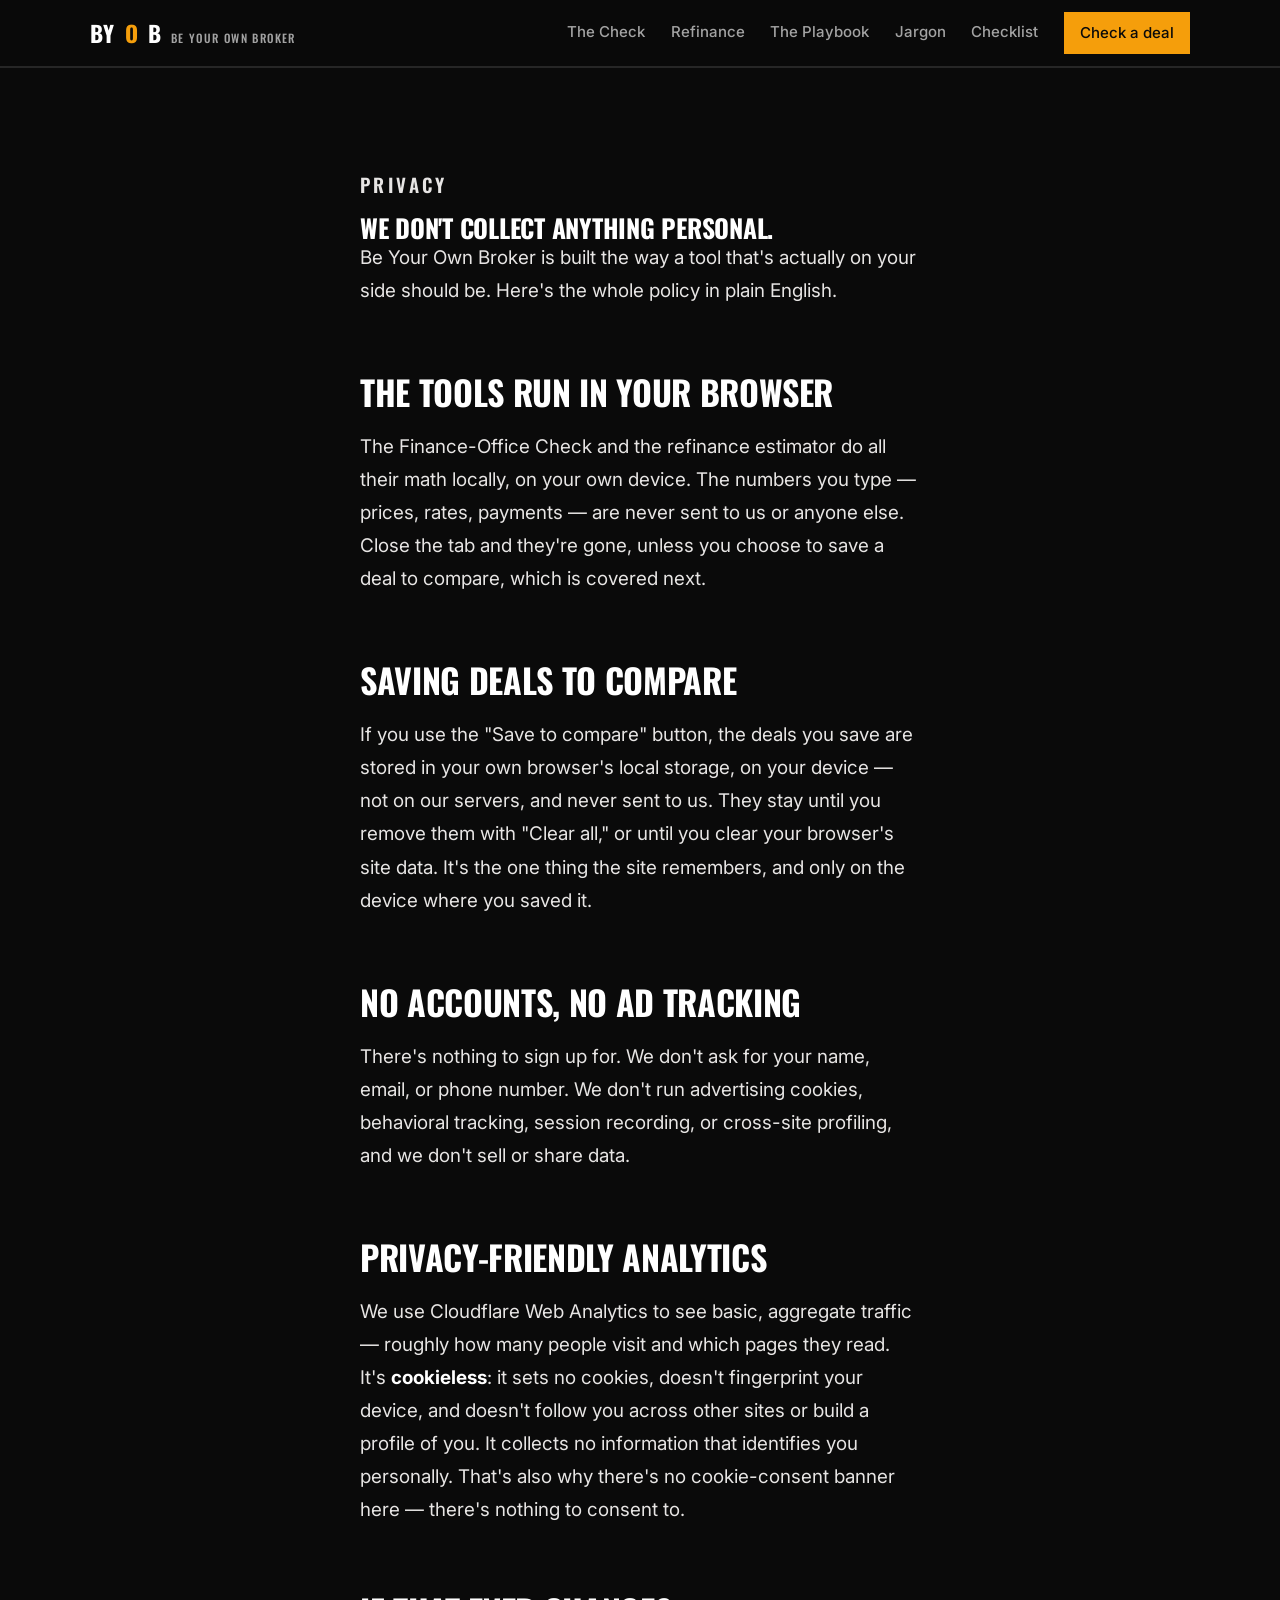
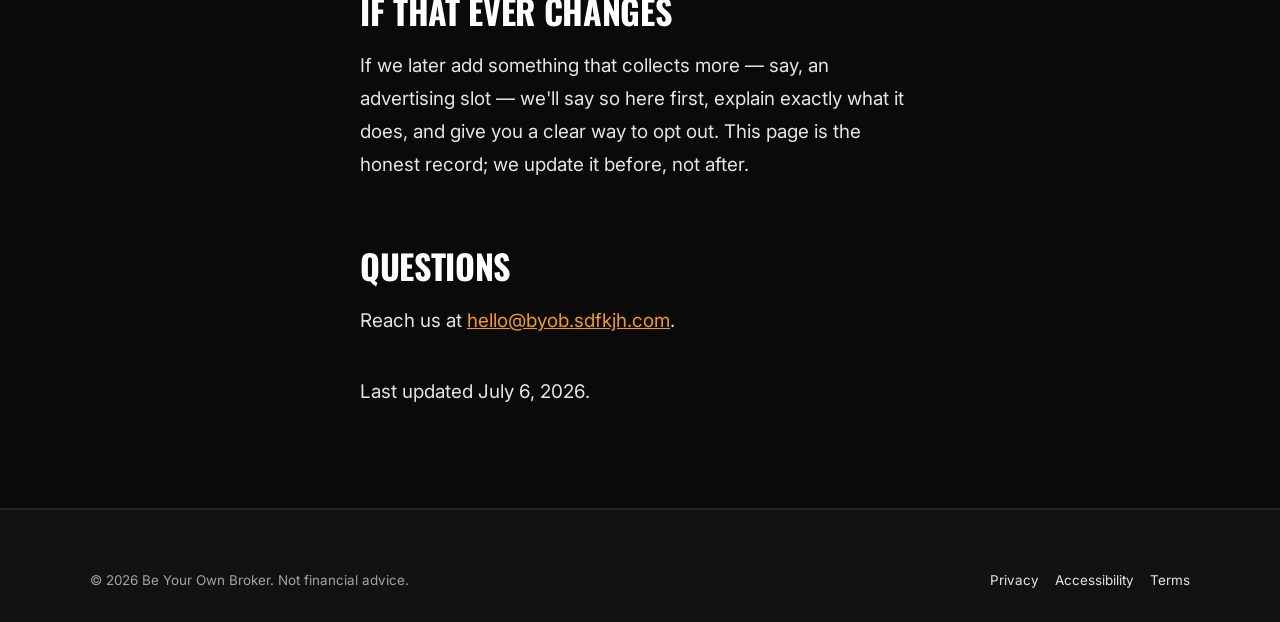
<file: privacy.html>
<!doctype html>
<html lang="en">
<head>
<meta charset="utf-8">
<meta name="viewport" content="width=device-width, initial-scale=1">
<title>Privacy — Be Your Own Broker</title>
<meta name="description" content="Be Your Own Broker collects no personal information. The tools run entirely in your browser and nothing you type is sent to us.">
<link rel="canonical" href="https://byob.sdfkjh.com/privacy">
<meta name="theme-color" content="#0a0a0a">
<meta name="robots" content="index,follow">
<link rel="icon" href="/favicon.svg" type="image/svg+xml">
<link rel="apple-touch-icon" href="/apple-touch-icon.png">
<link rel="preconnect" href="https://fonts.googleapis.com">
<link rel="preconnect" href="https://fonts.gstatic.com" crossorigin>
<link href="https://fonts.googleapis.com/css2?family=Oswald:wght@500;600;700&family=Inter:wght@400;500;600;700&family=Source+Serif+4:ital,wght@1,400;1,600&display=swap" rel="stylesheet">
<link rel="stylesheet" href="/styles.css">
</head>
<body>
<a class="skip-link" href="#main">Skip to content</a>
<header class="site-header">
  <div class="wrap bar">
    <a class="brand" href="/">BY<em>O</em>B <span class="brand__full">Be Your Own Broker</span></a>
    <button class="nav-toggle" aria-expanded="false" aria-controls="nav" aria-label="Menu">☰</button>
    <nav class="nav" id="nav" aria-label="Primary">
      <span class="nav__group" aria-hidden="true">Tools</span>
      <a href="/#check">The Check</a>
      <a href="/refinance">Refinance</a>
      <span class="nav__group" aria-hidden="true">Guides</span>
      <a href="/playbook">The Playbook</a>
      <a href="/jargon">Jargon</a>
      <a href="/checklist">Checklist</a>
      <a class="nav__cta" href="/#check">Check a deal</a>
    </nav>
  </div>
</header>
<main id="main">
  <article class="article wrap section">
    <p class="eyebrow">Privacy</p>
    <h1>We don't collect anything personal.</h1>
    <p>Be Your Own Broker is built the way a tool that's actually on your side should be. Here's the whole policy in plain English.</p>
    <h2>The tools run in your browser</h2>
    <p>The Finance-Office Check and the refinance estimator do all their math locally, on your own device. The numbers you type — prices, rates, payments — are never sent to us or anyone else. Close the tab and they're gone, unless you choose to save a deal to compare, which is covered next.</p>
    <h2>Saving deals to compare</h2>
    <p>If you use the "Save to compare" button, the deals you save are stored in your own browser's local storage, on your device — not on our servers, and never sent to us. They stay until you remove them with "Clear all," or until you clear your browser's site data. It's the one thing the site remembers, and only on the device where you saved it.</p>
    <h2>No accounts, no ad tracking</h2>
    <p>There's nothing to sign up for. We don't ask for your name, email, or phone number. We don't run advertising cookies, behavioral tracking, session recording, or cross-site profiling, and we don't sell or share data.</p>
    <h2>Privacy-friendly analytics</h2>
    <p>We use Cloudflare Web Analytics to see basic, aggregate traffic — roughly how many people visit and which pages they read. It's <strong>cookieless</strong>: it sets no cookies, doesn't fingerprint your device, and doesn't follow you across other sites or build a profile of you. It collects no information that identifies you personally. That's also why there's no cookie-consent banner here — there's nothing to consent to.</p>
    <h2>If that ever changes</h2>
    <p>If we later add something that collects more — say, an advertising slot — we'll say so here first, explain exactly what it does, and give you a clear way to opt out. This page is the honest record; we update it before, not after.</p>
    <h2>Questions</h2>
    <p>Reach us at <a href="mailto:hello@byob.sdfkjh.com">hello@byob.sdfkjh.com</a>.</p>
    <p class="last-updated">Last updated July 6, 2026.</p>
  </article>
</main>
<footer class="site-footer">
  <div class="wrap">
    <div class="footer-bottom footer-bottom--bare">
      <p class="footer-credit">© 2026 Be Your Own Broker. Not financial advice.</p>
      <div class="compliance">
        <a href="/privacy">Privacy</a>
        <a href="/accessibility">Accessibility</a>
        <a href="/terms">Terms</a>
      </div>
    </div>
  </div>
</footer>
<script src="/site.js" defer></script>
<script defer src="https://static.cloudflareinsights.com/beacon.min.js" data-cf-beacon='{"token": "706e96eff7b14a30a40eff0d2799f1a3"}'></script>
</body>
</html>
</file>
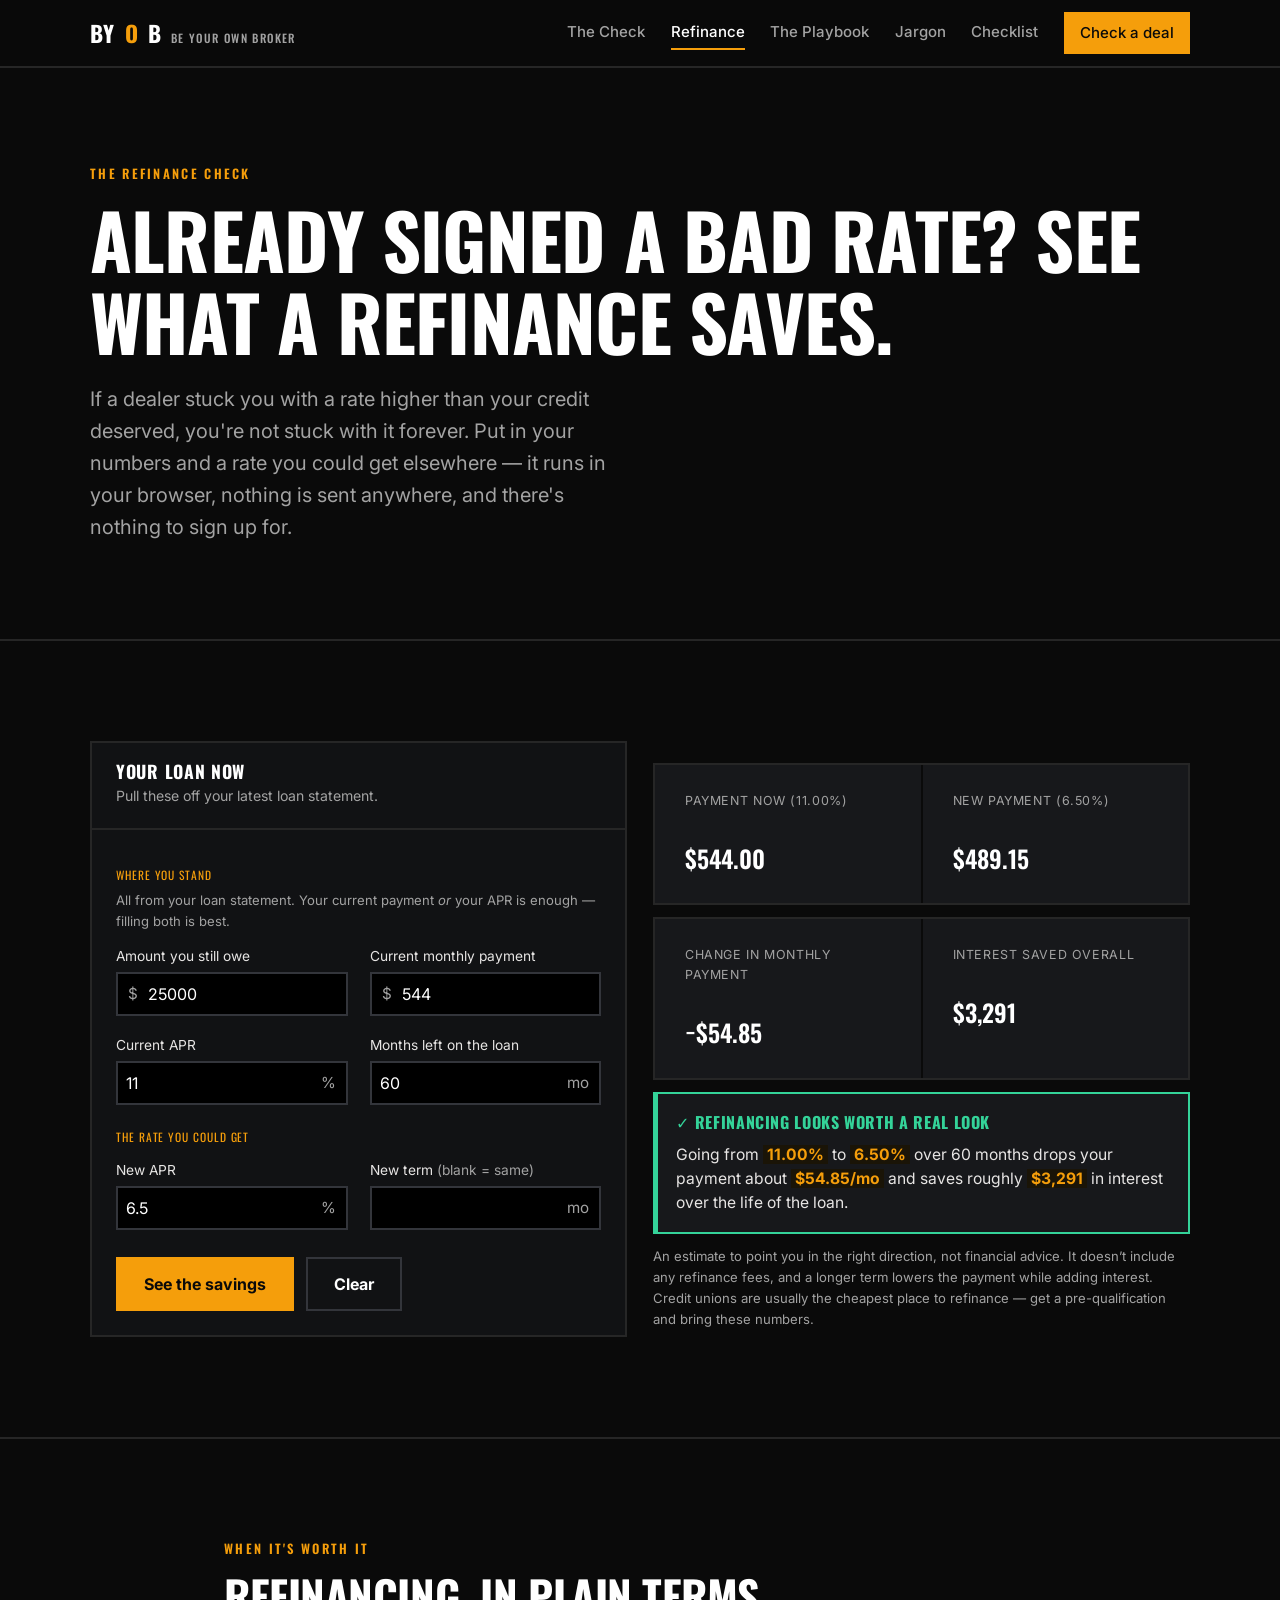
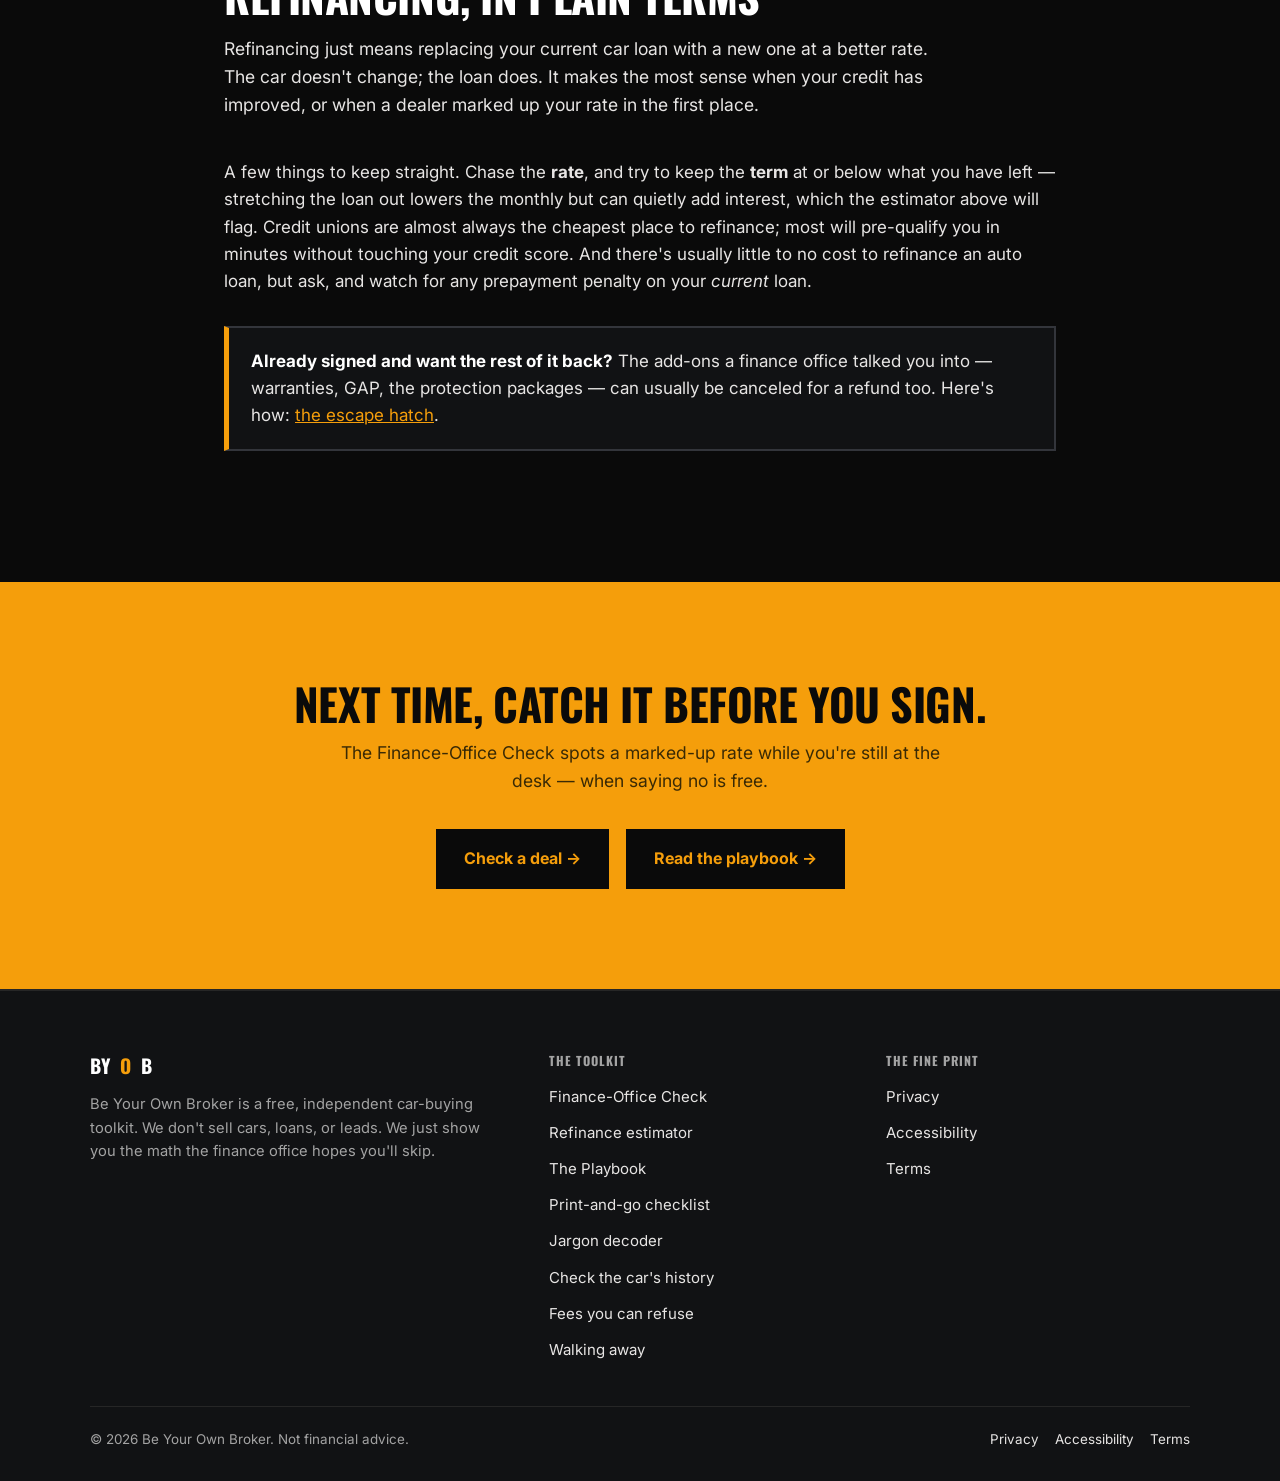
<file: refinance.html>
<!doctype html>
<html lang="en">
<head>
<meta charset="utf-8">
<meta name="viewport" content="width=device-width, initial-scale=1">
<title>Auto Refinance Estimator — how much a better rate saves | BYOB</title>
<meta name="description" content="Already signed a car loan at too high a rate? A free, no-signup estimator: enter your balance, payment, and a better rate to see your new payment and how much interest you'd save.">
<link rel="canonical" href="https://byob.sdfkjh.com/refinance">
<meta name="theme-color" content="#0a0a0a">
<meta property="og:type" content="website">
<meta property="og:site_name" content="Be Your Own Broker">
<meta property="og:locale" content="en_US">
<meta property="og:url" content="https://byob.sdfkjh.com/refinance">
<meta property="og:title" content="Auto Refinance Estimator — see what a better rate saves">
<meta property="og:description" content="Enter your balance, payment, and a better rate to see your new payment and total interest saved. Free, no signup.">
<meta property="og:image" content="https://byob.sdfkjh.com/og-card.png">
<meta name="twitter:card" content="summary_large_image">
<meta name="twitter:title" content="Auto Refinance Estimator — see what a better rate saves">
<meta name="twitter:description" content="Enter your balance, payment, and a better rate to see your new payment and total interest saved.">
<meta name="twitter:image" content="https://byob.sdfkjh.com/og-card.png">
<link rel="icon" href="/favicon.svg" type="image/svg+xml">
<link rel="apple-touch-icon" href="/apple-touch-icon.png">
<link rel="preconnect" href="https://fonts.googleapis.com">
<link rel="preconnect" href="https://fonts.gstatic.com" crossorigin>
<link href="https://fonts.googleapis.com/css2?family=Oswald:wght@500;600;700&family=Inter:wght@400;500;600;700&family=Source+Serif+4:ital,wght@1,400;1,600&display=swap" rel="stylesheet">
<link rel="stylesheet" href="/styles.css">
<script type="application/ld+json">
{
  "@context": "https://schema.org",
  "@type": "WebApplication",
  "@id": "https://byob.sdfkjh.com/refinance#tool",
  "name": "Auto Refinance Estimator",
  "url": "https://byob.sdfkjh.com/refinance",
  "applicationCategory": "FinanceApplication",
  "operatingSystem": "Any",
  "browserRequirements": "Requires JavaScript",
  "offers": { "@type": "Offer", "price": "0", "priceCurrency": "USD" },
  "description": "Estimates a new monthly payment and total interest saved from refinancing a car loan at a lower rate.",
  "inLanguage": "en-US"
}
</script>
</head>
<body>
<a class="skip-link" href="#main">Skip to content</a>

<header class="site-header">
  <div class="wrap bar">
    <a class="brand" href="/">BY<em>O</em>B <span class="brand__full">Be Your Own Broker</span></a>
    <button class="nav-toggle" aria-expanded="false" aria-controls="nav" aria-label="Menu">☰</button>
    <nav class="nav" id="nav" aria-label="Primary">
      <span class="nav__group" aria-hidden="true">Tools</span>
      <a href="/#check">The Check</a>
      <a href="/refinance" aria-current="page">Refinance</a>
      <span class="nav__group" aria-hidden="true">Guides</span>
      <a href="/playbook">The Playbook</a>
      <a href="/jargon">Jargon</a>
      <a href="/checklist">Checklist</a>
      <a class="nav__cta" href="/#check">Check a deal</a>
    </nav>
  </div>
</header>

<main id="main">

  <section class="hero wrap section--tight" aria-labelledby="rh">
    <p class="eyebrow">The Refinance Check</p>
    <h1 id="rh">Already signed a bad rate? See what a refinance saves.</h1>
    <p class="hero__lede">If a dealer stuck you with a rate higher than your credit deserved, you're not stuck with it forever. Put in your numbers and a rate you could get elsewhere — it runs in your browser, nothing is sent anywhere, and there's nothing to sign up for.</p>
  </section>

  <section class="section section--line" id="estimate" aria-labelledby="estimate-h">
    <div class="wrap">
      <h2 id="estimate-h" class="visually-hidden">Refinance estimator</h2>
      <div class="foc-layout">
        <form class="foc" id="refi-form">
          <div class="foc__head">
            <h3>Your loan now</h3>
            <p>Pull these off your latest loan statement.</p>
          </div>
          <div class="foc__body">
            <fieldset>
              <legend class="foc__legend">Where you stand</legend>
              <p class="foc__fieldnote">All from your loan statement. Your current payment <em>or</em> your APR is enough — filling both is best.</p>
              <div class="foc__grid">
                <div class="foc__field">
                  <label for="refi-balance">Amount you still owe</label>
                  <div class="foc__input"><span class="pre">$</span><input id="refi-balance" inputmode="decimal" value="25000"></div>
                </div>
                <div class="foc__field">
                  <label for="refi-payment">Current monthly payment</label>
                  <div class="foc__input"><span class="pre">$</span><input id="refi-payment" inputmode="decimal" value="544"></div>
                </div>
                <div class="foc__field">
                  <label for="refi-current-rate">Current APR</label>
                  <div class="foc__input"><input id="refi-current-rate" inputmode="decimal" value="11"><span class="post">%</span></div>
                </div>
                <div class="foc__field">
                  <label for="refi-months">Months left on the loan</label>
                  <div class="foc__input"><input id="refi-months" inputmode="numeric" value="60"><span class="post">mo</span></div>
                </div>
              </div>
            </fieldset>
            <fieldset>
              <legend class="foc__legend">The rate you could get</legend>
              <div class="foc__grid">
                <div class="foc__field">
                  <label for="refi-rate">New APR</label>
                  <div class="foc__input"><input id="refi-rate" inputmode="decimal" value="6.5"><span class="post">%</span></div>
                </div>
                <div class="foc__field">
                  <label for="refi-term">New term <span class="foc__hint">(blank = same)</span></label>
                  <div class="foc__input"><input id="refi-term" inputmode="numeric" value=""><span class="post">mo</span></div>
                </div>
              </div>
            </fieldset>
            <div class="foc__actions">
              <button type="submit" class="btn btn--amber">See the savings</button>
              <button type="reset" class="btn btn--ghost" id="refi-reset">Clear</button>
            </div>
          </div>
        </form>

        <div>
          <div class="foc__out" id="refi-output" aria-live="polite"></div>
        </div>
      </div>
    </div>
  </section>

  <section class="section section--line" aria-labelledby="when-h">
    <div class="wrap">
      <div class="decoder">
        <p class="eyebrow">When it's worth it</p>
        <h2 id="when-h">Refinancing, in plain terms</h2>
        <p class="section__intro section__intro--lead">Refinancing just means replacing your current car loan with a new one at a better rate. The car doesn't change; the loan does. It makes the most sense when your credit has improved, or when a dealer marked up your rate in the first place.</p>
        <p>A few things to keep straight. Chase the <strong>rate</strong>, and try to keep the <strong>term</strong> at or below what you have left — stretching the loan out lowers the monthly but can quietly add interest, which the estimator above will flag. Credit unions are almost always the cheapest place to refinance; most will pre-qualify you in minutes without touching your credit score. And there's usually little to no cost to refinance an auto loan, but ask, and watch for any prepayment penalty on your <em>current</em> loan.</p>
        <div class="callout">
          <p><strong>Already signed and want the rest of it back?</strong> The add-ons a finance office talked you into — warranties, GAP, the protection packages — can usually be canceled for a refund too. Here's how: <a href="/jargon#cancel">the escape hatch</a>.</p>
        </div>
      </div>
    </div>
  </section>

  <section class="section cta-band">
    <div class="wrap">
      <h2>Next time, catch it before you sign.</h2>
      <p>The Finance-Office Check spots a marked-up rate while you're still at the desk — when saying no is free.</p>
      <a class="btn btn--dark" href="/#check">Check a deal →</a>
      <a class="btn btn--dark" href="/playbook">Read the playbook →</a>
    </div>
  </section>

</main>

<footer class="site-footer">
  <div class="wrap">
    <div class="grid">
      <div>
        <span class="brand">BY<em>O</em>B</span>
        <p>Be Your Own Broker is a free, independent car-buying toolkit. We don't sell cars, loans, or leads. We just show you the math the finance office hopes you'll skip.</p>
      </div>
      <div>
        <h4>The toolkit</h4>
        <ul>
          <li><a href="/#check">Finance-Office Check</a></li>
          <li><a href="/refinance">Refinance estimator</a></li>
          <li><a href="/playbook">The Playbook</a></li>
          <li><a href="/checklist">Print-and-go checklist</a></li>
          <li><a href="/jargon">Jargon decoder</a></li>
          <li><a href="/playbook#vet">Check the car's history</a></li>
          <li><a href="/playbook#fees">Fees you can refuse</a></li>
          <li><a href="/playbook#walk">Walking away</a></li>
        </ul>
      </div>
      <div>
        <h4>The fine print</h4>
        <ul>
          <li><a href="/privacy">Privacy</a></li>
          <li><a href="/accessibility">Accessibility</a></li>
          <li><a href="/terms">Terms</a></li>
        </ul>
      </div>
    </div>
    <div class="footer-bottom">
      <p class="footer-credit">© 2026 Be Your Own Broker. Not financial advice.</p>
      <div class="compliance">
        <a href="/privacy">Privacy</a>
        <a href="/accessibility">Accessibility</a>
        <a href="/terms">Terms</a>
      </div>
    </div>
  </div>
</footer>

<script src="/refi.js" defer></script>
<script src="/site.js" defer></script>
<script defer src="https://static.cloudflareinsights.com/beacon.min.js" data-cf-beacon='{"token": "706e96eff7b14a30a40eff0d2799f1a3"}'></script>
</body>
</html>
</file>
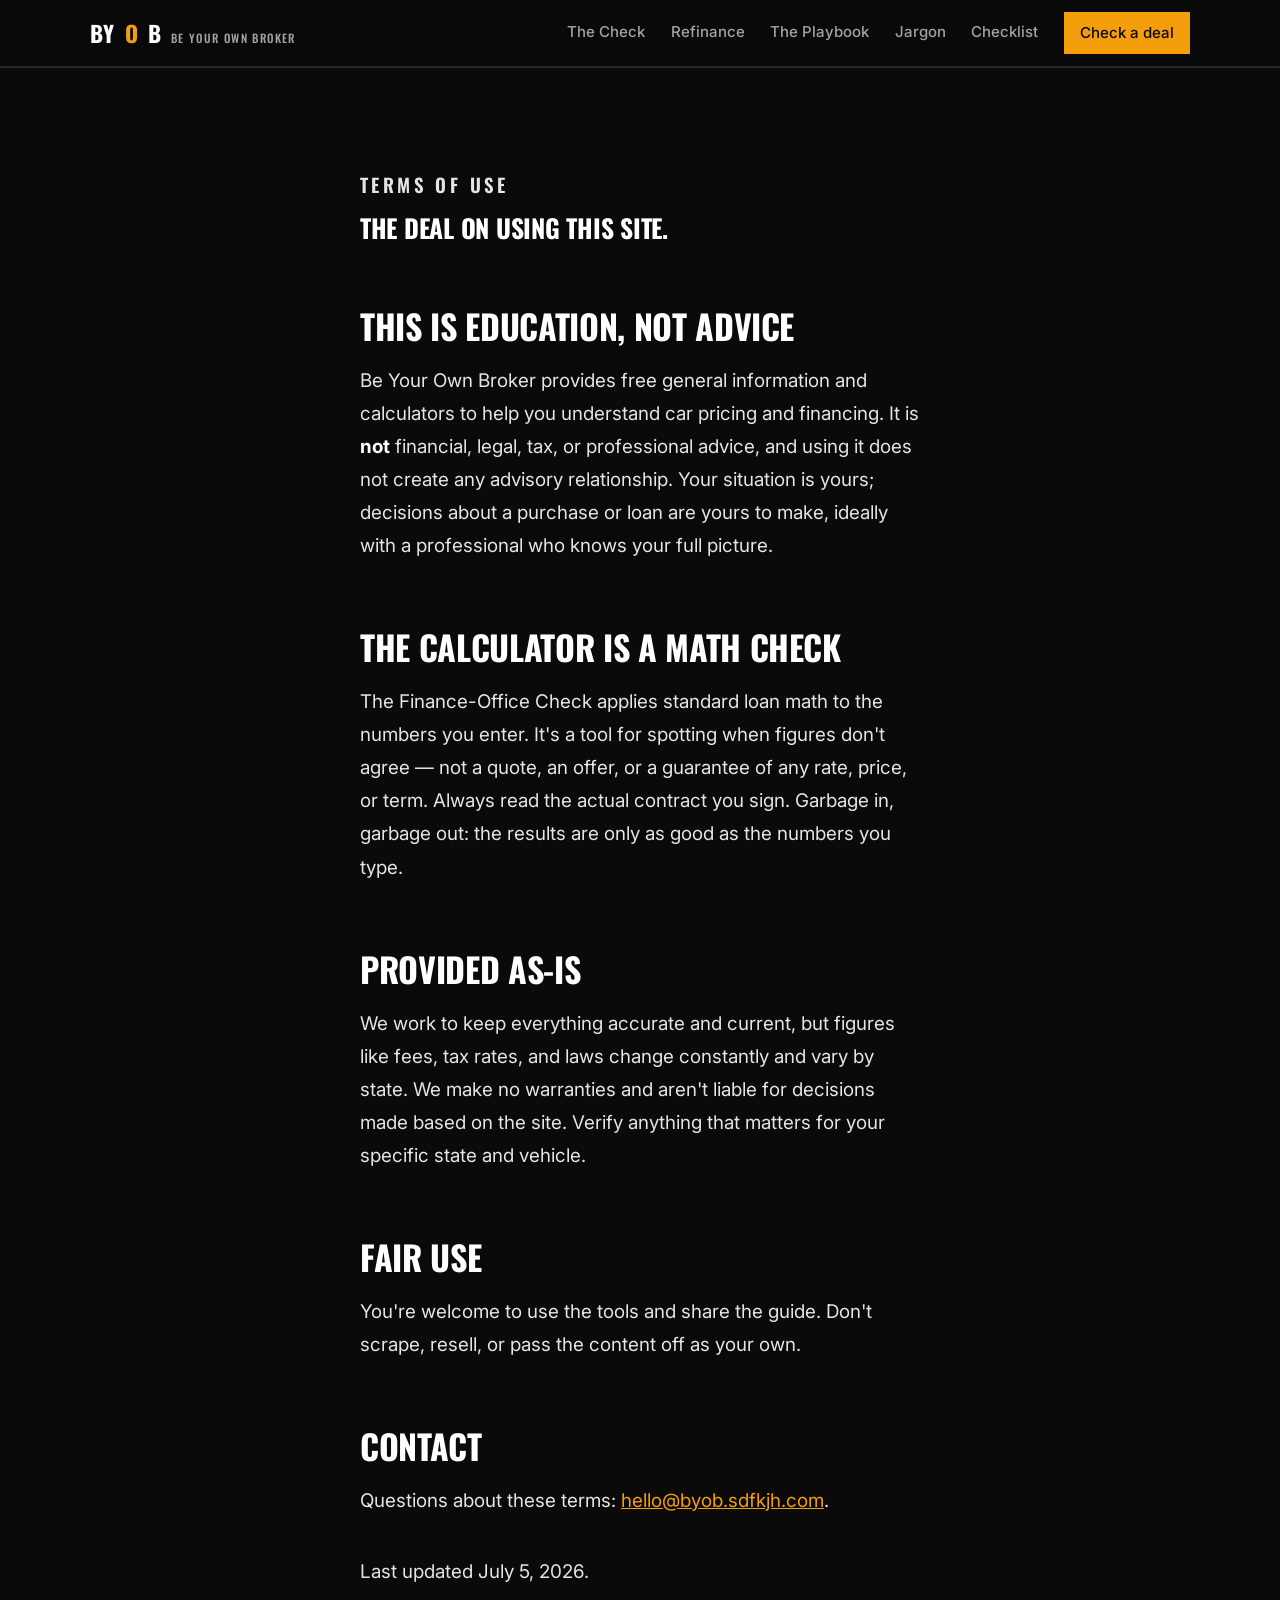
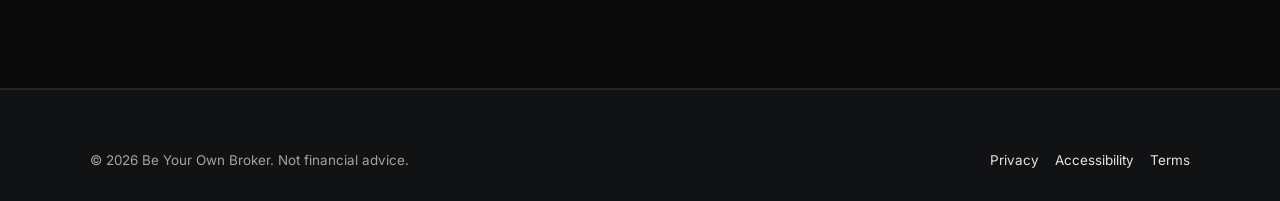
<file: terms.html>
<!doctype html>
<html lang="en">
<head>
<meta charset="utf-8">
<meta name="viewport" content="width=device-width, initial-scale=1">
<title>Terms — Be Your Own Broker</title>
<meta name="description" content="Terms of use for Be Your Own Broker. The site is free educational content and tools, provided as-is, and is not financial advice.">
<link rel="canonical" href="https://byob.sdfkjh.com/terms">
<meta name="theme-color" content="#0a0a0a">
<meta name="robots" content="index,follow">
<link rel="icon" href="/favicon.svg" type="image/svg+xml">
<link rel="apple-touch-icon" href="/apple-touch-icon.png">
<link rel="preconnect" href="https://fonts.googleapis.com">
<link rel="preconnect" href="https://fonts.gstatic.com" crossorigin>
<link href="https://fonts.googleapis.com/css2?family=Oswald:wght@500;600;700&family=Inter:wght@400;500;600;700&family=Source+Serif+4:ital,wght@1,400;1,600&display=swap" rel="stylesheet">
<link rel="stylesheet" href="/styles.css">
</head>
<body>
<a class="skip-link" href="#main">Skip to content</a>
<header class="site-header">
  <div class="wrap bar">
    <a class="brand" href="/">BY<em>O</em>B <span class="brand__full">Be Your Own Broker</span></a>
    <button class="nav-toggle" aria-expanded="false" aria-controls="nav" aria-label="Menu">☰</button>
    <nav class="nav" id="nav" aria-label="Primary">
      <span class="nav__group" aria-hidden="true">Tools</span>
      <a href="/#check">The Check</a>
      <a href="/refinance">Refinance</a>
      <span class="nav__group" aria-hidden="true">Guides</span>
      <a href="/playbook">The Playbook</a>
      <a href="/jargon">Jargon</a>
      <a href="/checklist">Checklist</a>
      <a class="nav__cta" href="/#check">Check a deal</a>
    </nav>
  </div>
</header>
<main id="main">
  <article class="article wrap section">
    <p class="eyebrow">Terms of use</p>
    <h1>The deal on using this site.</h1>
    <h2>This is education, not advice</h2>
    <p>Be Your Own Broker provides free general information and calculators to help you understand car pricing and financing. It is <strong>not</strong> financial, legal, tax, or professional advice, and using it does not create any advisory relationship. Your situation is yours; decisions about a purchase or loan are yours to make, ideally with a professional who knows your full picture.</p>
    <h2>The calculator is a math check</h2>
    <p>The Finance-Office Check applies standard loan math to the numbers you enter. It's a tool for spotting when figures don't agree — not a quote, an offer, or a guarantee of any rate, price, or term. Always read the actual contract you sign. Garbage in, garbage out: the results are only as good as the numbers you type.</p>
    <h2>Provided as-is</h2>
    <p>We work to keep everything accurate and current, but figures like fees, tax rates, and laws change constantly and vary by state. We make no warranties and aren't liable for decisions made based on the site. Verify anything that matters for your specific state and vehicle.</p>
    <h2>Fair use</h2>
    <p>You're welcome to use the tools and share the guide. Don't scrape, resell, or pass the content off as your own.</p>
    <h2>Contact</h2>
    <p>Questions about these terms: <a href="mailto:hello@byob.sdfkjh.com">hello@byob.sdfkjh.com</a>.</p>
    <p class="last-updated">Last updated July 5, 2026.</p>
  </article>
</main>
<footer class="site-footer">
  <div class="wrap">
    <div class="footer-bottom footer-bottom--bare">
      <p class="footer-credit">© 2026 Be Your Own Broker. Not financial advice.</p>
      <div class="compliance">
        <a href="/privacy">Privacy</a>
        <a href="/accessibility">Accessibility</a>
        <a href="/terms">Terms</a>
      </div>
    </div>
  </div>
</footer>
<script src="/site.js" defer></script>
<script defer src="https://static.cloudflareinsights.com/beacon.min.js" data-cf-beacon='{"token": "706e96eff7b14a30a40eff0d2799f1a3"}'></script>
</body>
</html>
</file>
<file: styles.css>
:root {
  --bg: #0a0a0a;
  --surface: #111214;
  --surface-2: #17181b;
  --amber: #f59e0b;
  --amber-bright: #fbbf24;
  --amber-dim: #1a1407;
  --ink: #ffffff;
  --body: #e7e5e4;
  --dim: #a3a3a3;
  --line: #262626;
  --line-2: #33353b;
  --ok: #34d399;
  --font-display: "Oswald", "Arial Narrow", system-ui, sans-serif;
  --font-body: "Inter", system-ui, -apple-system, "Segoe UI", sans-serif;
  --font-serif: "Source Serif 4", Georgia, serif;
  --wrap: 1180px;
  --read: 40rem;
}

* { box-sizing: border-box; }
html { scroll-behavior: smooth; }
@media (prefers-reduced-motion: reduce) { html { scroll-behavior: auto; } }
body {
  margin: 0;
  background: var(--bg);
  color: var(--body);
  font-family: var(--font-body);
  font-size: 17px;
  line-height: 1.6;
  -webkit-font-smoothing: antialiased;
  text-rendering: optimizeLegibility;
}
img, svg { max-width: 100%; display: block; }
a { color: var(--amber); }

.skip-link {
  position: absolute;
  left: -9999px;
  top: 0;
  background: var(--amber);
  color: #0a0a0a;
  padding: 10px 16px;
  font-weight: 700;
  z-index: 1000;
}
.skip-link:focus { left: 8px; top: 8px; }

.visually-hidden {
  position: absolute !important;
  width: 1px; height: 1px;
  padding: 0; margin: -1px;
  overflow: hidden; clip: rect(0 0 0 0);
  white-space: nowrap; border: 0;
}

:focus-visible { outline: 3px solid var(--amber); outline-offset: 2px; }

.wrap { max-width: var(--wrap); margin: 0 auto; padding: 0 clamp(20px, 5vw, 40px); }
.section { padding-block: clamp(56px, 9vw, 100px); }
.section--tight { padding-block: clamp(40px, 6vw, 64px); }
.section--line { border-top: 2px solid var(--line); }
.section__intro { max-width: 44rem; color: var(--dim); margin: 14px 0 30px; }
.section__intro--lead { max-width: 46rem; color: var(--body); font-size: 1.1rem; margin: 16px 0 40px; }

.bridge { background: var(--amber-dim); border-top: 2px solid var(--line); padding-block: clamp(40px, 6vw, 64px); }
.bridge__line { font-family: var(--font-display); font-weight: 700; text-transform: uppercase; font-size: clamp(30px, 5.2vw, 54px); line-height: 1.04; color: var(--ink); margin: 0 0 20px; max-width: 20ch; }
.bridge__line u { text-decoration-color: var(--amber); text-decoration-thickness: 5px; text-underline-offset: 5px; }
.bridge__body { color: var(--body); font-size: 1.12rem; line-height: 1.6; max-width: 42rem; margin: 0 0 16px; }
.bridge__cue { color: var(--amber); font-size: 0.95rem; font-weight: 600; margin: 0; }

.eyebrow {
  font-family: var(--font-display);
  font-weight: 600;
  letter-spacing: 0.18em;
  text-transform: uppercase;
  color: var(--amber);
  font-size: 0.8rem;
  margin: 0 0 14px;
}
h1, h2, h3 { font-family: var(--font-display); font-weight: 700; line-height: 1.02; letter-spacing: -0.01em; text-transform: uppercase; color: var(--ink); margin: 0; }
h2 { font-size: clamp(28px, 4vw, 44px); }
h3 { font-size: clamp(20px, 2.4vw, 26px); letter-spacing: 0; }
p { margin: 0 0 1.1em; }
p:last-child { margin-bottom: 0; }

.site-header {
  position: sticky;
  top: 0;
  z-index: 100;
  background: rgba(10, 10, 10, 0.92);
  backdrop-filter: saturate(140%) blur(8px);
  border-bottom: 2px solid var(--line);
}
.site-header .bar { display: flex; align-items: center; justify-content: space-between; height: 66px; }
.brand {
  font-family: var(--font-display);
  font-weight: 700;
  font-size: 1.4rem;
  letter-spacing: 0.06em;
  text-transform: uppercase;
  color: var(--ink);
  text-decoration: none;
  display: inline-flex;
  align-items: baseline;
  gap: 0.55rem;
}
.brand em { color: var(--amber); font-style: normal; }
.brand .brand__full { font-size: 0.72rem; letter-spacing: 0.12em; color: var(--dim); font-weight: 500; }
.nav { display: flex; align-items: center; gap: clamp(14px, 2vw, 30px); }
.nav a { color: var(--dim); text-decoration: none; font-size: 0.94rem; font-weight: 500; padding: 4px 0; border-bottom: 2px solid transparent; }
.nav a:hover { color: var(--ink); }
.nav a[aria-current="page"] { color: var(--ink); border-color: var(--amber); }
.nav__cta { color: #0a0a0a !important; background: var(--amber); padding: 9px 16px !important; font-weight: 700; border: 0 !important; }
.nav__cta:hover { background: var(--amber-bright); }
.nav-toggle { display: none; background: none; border: 2px solid var(--line-2); color: var(--ink); width: 44px; height: 44px; font-size: 1.2rem; cursor: pointer; }
.nav__group { display: none; }

.btn {
  display: inline-flex;
  align-items: center;
  gap: 8px;
  font-family: var(--font-body);
  font-weight: 700;
  font-size: 1rem;
  text-decoration: none;
  padding: 15px 26px;
  border: 2px solid transparent;
  cursor: pointer;
  min-height: 48px;
}
.btn--amber { background: var(--amber); color: #0a0a0a; border-color: var(--amber); }
.btn--amber:hover { background: var(--amber-bright); border-color: var(--amber-bright); }
.btn--ghost { background: transparent; color: var(--ink); border-color: var(--line-2); }
.btn--ghost:hover { border-color: var(--amber); color: var(--amber); }

.hero { padding-block: clamp(56px, 9vw, 96px); }
.hero__grid { display: grid; grid-template-columns: 1.08fr 0.92fr; gap: clamp(32px, 5vw, 56px); align-items: start; }
.hero h1 { font-size: clamp(40px, 7vw, 76px); line-height: 1.07; }
.hero h1 u { text-decoration-color: var(--amber); text-underline-offset: 4px; text-decoration-thickness: 5px; }
.hero__lede { font-size: clamp(17px, 2vw, 20px); color: var(--dim); max-width: 34rem; margin: 22px 0 30px; }
.hero__cta { display: flex; gap: 14px; flex-wrap: wrap; }
.hero--center { text-align: center; }
.hero--center .hero__lede { margin-inline: auto; }
.hero--center .hero__cta { justify-content: center; }
.hero--404 { font-size: clamp(44px, 9vw, 90px); }

.strip { display: grid; grid-template-columns: repeat(3, 1fr); gap: clamp(20px, 4vw, 40px); }
.strip__item .n { font-family: var(--font-display); font-weight: 700; font-size: clamp(34px, 5vw, 46px); color: var(--amber); line-height: 1; }
.strip__item .l { font-size: 0.95rem; color: var(--dim); margin-top: 8px; line-height: 1.45; }

.foc-layout { display: grid; grid-template-columns: 1fr 1fr; gap: 26px; align-items: start; }
@media (max-width: 820px) { .foc-layout { grid-template-columns: 1fr; } }
.foc { background: var(--surface); border: 2px solid var(--line); }
.foc fieldset { border: 0; padding: 0; margin: 0; }
.foc__head { padding: 20px 24px; border-bottom: 2px solid var(--line); }
.foc__head h3 { font-family: var(--font-display); text-transform: uppercase; letter-spacing: 0.04em; font-size: 1.1rem; color: var(--ink); }
.foc__head p { color: var(--dim); font-size: 0.88rem; margin: 4px 0 0; }
.foc__body { padding: 20px 24px 24px; }
.foc__grid { display: grid; grid-template-columns: 1fr 1fr; gap: 4px 22px; }
.foc__legend { font-family: var(--font-display); text-transform: uppercase; letter-spacing: 0.08em; font-size: 0.72rem; color: var(--amber); border: 0; padding: 16px 0 6px; margin: 0; width: 100%; }
.foc__field { display: flex; flex-direction: column; gap: 5px; padding: 7px 0; }
.foc__field label { font-size: 0.86rem; color: var(--body); }
.foc__hint { color: var(--dim); font-weight: 400; }
.foc__fieldnote { color: var(--dim); font-size: 0.82rem; margin: 0 0 6px; }
.foc__input { display: flex; align-items: center; border: 2px solid var(--line-2); background: #000; }
.foc__input .pre { padding: 0 2px 0 10px; color: var(--dim); font-size: 0.95rem; }
.foc__input .post { padding: 0 10px 0 2px; color: var(--dim); font-size: 0.95rem; }
.foc__input input { flex: 1; background: transparent; border: 0; color: var(--ink); font-family: var(--font-body); font-size: 1rem; padding: 10px 8px; width: 100%; min-width: 0; }
.foc__input input:focus { outline: none; }
.foc__input:focus-within { border-color: var(--amber); }
.foc__input input::-webkit-outer-spin-button, .foc__input input::-webkit-inner-spin-button { -webkit-appearance: none; margin: 0; }
.foc__input input[type=number] { -moz-appearance: textfield; }
.foc__actions { display: flex; gap: 12px; margin-top: 20px; flex-wrap: wrap; }
.foc__out { margin-top: 22px; display: grid; gap: 12px; }
.foc__summary { display: grid; grid-template-columns: repeat(2, 1fr); gap: 2px; border: 2px solid var(--line); }
.foc__summary--solo { grid-template-columns: 1fr; }
.foc__summary div { background: var(--surface-2); padding: 13px 15px; }
.foc__summary .k { font-size: 0.78rem; color: var(--dim); text-transform: uppercase; letter-spacing: 0.05em; }
.foc__summary .v { font-family: var(--font-display); font-weight: 600; font-size: 1.5rem; color: var(--ink); margin-top: 2px; }
.foc__verdict { border: 2px solid var(--line-2); padding: 16px 18px; font-size: 0.98rem; line-height: 1.55; background: var(--surface-2); }
.foc__verdict h4 { font-family: var(--font-display); text-transform: uppercase; letter-spacing: 0.04em; font-size: 1rem; margin: 0 0 8px; color: var(--ink); }
.foc__verdict b { color: var(--amber); background: var(--amber-dim); padding: 0 4px; }
.foc__verdict--warn { border-color: var(--amber); border-left-width: 5px; }
.foc__verdict--ok { border-color: var(--ok); border-left-width: 5px; }
.foc__verdict--ok h4 { color: var(--ok); }
.foc__note { font-size: 0.82rem; color: var(--dim); }
.foc__out + .foc__note { margin-top: 16px; }
.foc__say { margin-top: 12px; padding: 12px 14px; background: var(--amber-dim); border-left: 3px solid var(--amber); }
.foc__say b { display: block; font-family: var(--font-display); text-transform: uppercase; letter-spacing: 0.09em; font-size: 0.66rem; color: var(--amber); margin-bottom: 5px; }
.foc__say span { display: block; font-style: italic; color: var(--ink); margin-bottom: 10px; line-height: 1.5; }

.compare { margin-top: 44px; }
.compare__title { font-family: var(--font-display); text-transform: uppercase; letter-spacing: 0.02em; font-size: 1.3rem; color: var(--ink); margin: 0 0 6px; }
.compare__sub { color: var(--dim); font-size: 0.9rem; margin: 0 0 18px; max-width: 44rem; }
.compare__grid { display: grid; grid-template-columns: repeat(auto-fit, minmax(220px, 1fr)); gap: 14px; }
.compare__card { background: var(--surface); border: 2px solid var(--line); border-left: 4px solid var(--line-2); padding: 16px 18px; }
.compare__card--warn { border-left-color: var(--amber); }
.compare__cardhead { display: flex; align-items: center; justify-content: space-between; gap: 8px; margin-bottom: 12px; }
.compare__name { flex: 1; min-width: 0; background: #000; border: 1px solid var(--line-2); color: var(--ink); font-family: var(--font-display); text-transform: uppercase; letter-spacing: 0.03em; font-size: 0.95rem; padding: 7px 8px; }
.compare__name:focus { outline: none; border-color: var(--amber); }
.compare__badge { font-family: var(--font-display); text-transform: uppercase; letter-spacing: 0.06em; font-size: 0.6rem; color: #0a0a0a; background: var(--amber); padding: 4px 6px; white-space: nowrap; }
.compare__dl { margin: 0; display: grid; gap: 8px; }
.compare__dl > div { display: flex; align-items: baseline; justify-content: space-between; gap: 10px; border-bottom: 1px solid var(--line); padding-bottom: 6px; }
.compare__dl dt { color: var(--dim); font-size: 0.85rem; margin: 0; }
.compare__dl dd { margin: 0; font-family: var(--font-display); font-weight: 600; color: var(--ink); font-size: 1.05rem; }
.compare__flag { color: var(--amber); font-size: 0.82rem; margin: 10px 0 0; }
.compare__remove { margin-top: 12px; background: none; border: 1px solid var(--line-2); color: var(--dim); font-family: var(--font-body); font-size: 0.82rem; padding: 6px 12px; cursor: pointer; min-height: 40px; }
.compare__remove:hover { border-color: var(--amber); color: var(--amber); }
.compare__clear { margin-top: 18px; }

.shop { margin-top: 44px; max-width: 760px; }
.shop__title { font-family: var(--font-display); text-transform: uppercase; letter-spacing: 0.02em; font-size: 1.3rem; color: var(--ink); margin: 0 0 6px; }
.shop__sub { color: var(--dim); font-size: 0.9rem; line-height: 1.5; margin: 0 0 20px; }
.shop__vehicle { display: flex; flex-direction: column; gap: 5px; margin-bottom: 18px; }
.shop__vehicle label { font-size: 0.86rem; color: var(--body); }
.shop__vehicle input { background: #000; border: 2px solid var(--line-2); color: var(--ink); font-family: var(--font-body); font-size: 1rem; padding: 10px 12px; width: 100%; }
.shop__vehicle input:focus { outline: none; border-color: var(--amber); }
.shop__phases { display: flex; flex-wrap: wrap; gap: 8px; margin-bottom: 14px; }
.shop__phase { display: inline-flex; align-items: center; gap: 8px; font-family: var(--font-body); font-size: 0.9rem; font-weight: 600; color: var(--body); background: var(--surface); border: 2px solid var(--line-2); padding: 9px 14px; cursor: pointer; min-height: 40px; }
.shop__phase:hover { border-color: var(--amber); color: var(--amber); }
.shop__phase.is-active { background: var(--amber); color: #0a0a0a; border-color: var(--amber); }
.shop__phase-n { font-family: var(--font-display); font-weight: 700; }
.shop__coach { color: var(--body); font-size: 0.9rem; line-height: 1.55; margin: 0 0 12px; border-left: 3px solid var(--amber); padding-left: 14px; }
.shop__actions { display: flex; gap: 12px; margin-top: 12px; flex-wrap: wrap; align-items: center; }
.shop__mailto { min-height: 40px; }

.article { max-width: var(--read); margin: 0 auto; }
.article > p, .article > ul, .article > ol { font-size: 1.18rem; line-height: 1.75; color: var(--body); }
.article h2 { margin: 2em 0 0.6em; font-size: clamp(24px, 3.4vw, 34px); }
.article h3 { margin: 1.6em 0 0.5em; color: var(--amber-bright); }
.article > p.drop::first-letter { font-family: var(--font-display); font-weight: 700; font-size: 3.6em; float: left; line-height: 0.8; padding: 6px 14px 0 0; color: var(--amber); }
.article .pull { font-family: var(--font-serif); font-style: italic; font-size: clamp(21px, 3vw, 28px); line-height: 1.4; color: var(--ink); border-left: 4px solid var(--amber); padding: 4px 0 4px 24px; margin: 1.6em 0; }
.article ul, .article ol { padding-left: 1.2em; }
.article li { margin: 0.5em 0; }
.article li::marker { color: var(--amber); }
.article strong { color: var(--ink); }
.article h2[id] { scroll-margin-top: 84px; }

.jumpnav { border: 2px solid var(--line-2); background: var(--surface); padding: 16px 18px; margin: 2em 0; }
.jumpnav__label { font-family: var(--font-display); text-transform: uppercase; letter-spacing: 0.06em; font-size: 0.8rem; color: var(--amber); margin: 0 0 10px; }
.jumpnav ul { list-style: none; margin: 0; padding: 0; display: flex; flex-wrap: wrap; gap: 8px 10px; }
.jumpnav li { margin: 0; }
.jumpnav a { display: inline-block; font-family: var(--font-body); font-size: 0.9rem; color: var(--body); text-decoration: none; border: 1px solid var(--line-2); padding: 8px 13px; min-height: 40px; }
.jumpnav a:hover { border-color: var(--amber); color: var(--amber); }

.steps { counter-reset: step; list-style: none; padding: 0; margin: 0; display: grid; gap: 18px; }
.steps li { counter-increment: step; position: relative; padding: 22px 24px 22px 74px; background: var(--surface); border: 2px solid var(--line); }
.steps li::before {
  content: counter(step);
  position: absolute; left: 20px; top: 20px;
  font-family: var(--font-display); font-weight: 700; font-size: 1.5rem;
  color: #0a0a0a; background: var(--amber);
  width: 38px; height: 38px; display: grid; place-items: center;
}
.steps li h3 { margin: 0 0 6px; font-size: 1.15rem; }
.steps li p { margin: 0; color: var(--dim); font-size: 1rem; }

.cards { display: grid; grid-template-columns: repeat(auto-fit, minmax(240px, 1fr)); gap: 18px; }
.card { background: var(--surface); border: 2px solid var(--line); padding: 24px; }
.card:hover { border-color: var(--line-2); }
.card h3 { font-size: 1.15rem; margin-bottom: 8px; }
.card p { color: var(--dim); font-size: 0.98rem; margin: 0; }

.quote { text-align: center; }
.quote blockquote { font-family: var(--font-serif); font-style: italic; font-size: clamp(22px, 3.4vw, 34px); line-height: 1.4; color: var(--ink); max-width: 50rem; margin: 0 auto; }
.quote cite { display: block; font-family: var(--font-body); font-style: normal; font-size: 0.9rem; color: var(--dim); margin-top: 18px; letter-spacing: 0.04em; }

.cta-band { background: var(--amber); color: #0a0a0a; text-align: center; }
.cta-band h2 { color: #0a0a0a; }
.cta-band p { color: #3a2a05; max-width: 40rem; margin: 12px auto 26px; font-size: 1.1rem; }
.cta-band .btn--dark { background: #0a0a0a; color: var(--amber); border-color: #0a0a0a; }
.cta-band .btn--dark:hover { background: #17181b; }

.site-footer { border-top: 2px solid var(--line); background: var(--surface); padding: clamp(40px, 6vw, 60px) 0 30px; margin-top: 0; }
.site-footer .grid { display: grid; grid-template-columns: 1.4fr 1fr 1fr; gap: 34px; }
.site-footer .brand { font-size: 1.2rem; margin-bottom: 12px; }
.site-footer p { color: var(--dim); font-size: 0.92rem; max-width: 26rem; }
.site-footer h4 { font-family: var(--font-display); text-transform: uppercase; letter-spacing: 0.08em; font-size: 0.78rem; color: var(--dim); margin: 0 0 12px; }
.site-footer ul { list-style: none; margin: 0; padding: 0; }
.site-footer li { margin: 0 0 9px; }
.site-footer a { color: var(--body); text-decoration: none; font-size: 0.94rem; }
.site-footer a:hover { color: var(--amber); }
.footer-bottom { border-top: 1px solid var(--line); margin-top: 34px; padding-top: 22px; display: flex; justify-content: space-between; flex-wrap: wrap; gap: 12px; align-items: center; }
.footer-bottom--bare { border: 0; margin: 0; padding: 0; }
.footer-bottom p { font-size: 0.84rem; color: var(--dim); margin: 0; }
.footer-bottom .compliance { display: flex; flex-wrap: wrap; gap: 6px 16px; }
.footer-bottom .compliance a { font-size: 0.84rem; }
.footer-credit { color: var(--dim); }
.footer-credit a { color: var(--amber); }

.disclaimer { font-size: 0.86rem; color: var(--dim); border: 2px solid var(--line); padding: 16px 18px; background: var(--surface); }
.last-updated { color: var(--dim); font-size: 0.9rem; margin-top: 2em; }

@media (max-width: 820px) {
  .hero__grid { grid-template-columns: 1fr; }
  .strip { grid-template-columns: 1fr; gap: 22px; }
  .site-footer .grid { grid-template-columns: 1fr; gap: 26px; }
}
@media (max-width: 680px) {
  .nav { position: fixed; inset: 66px 0 auto 0; flex-direction: column; align-items: stretch; gap: 0; background: var(--bg); border-bottom: 2px solid var(--line); padding: 8px 20px 20px; transform: translateY(-120%); transition: transform 0.25s ease; }
  @media (prefers-reduced-motion: reduce) { .nav { transition: none; } }
  .nav[data-open="true"] { transform: translateY(0); }
  .nav a { padding: 14px 0; border-bottom: 1px solid var(--line); }
  .nav__cta { text-align: center; margin-top: 10px; }
  .nav__group { display: block; font-family: var(--font-display); text-transform: uppercase; letter-spacing: 0.1em; font-size: 0.66rem; color: var(--amber); padding: 16px 0 2px; }
  .nav-toggle { display: inline-flex; align-items: center; justify-content: center; }
  .foc__grid, .foc__summary { grid-template-columns: 1fr; }
}

.share { display: flex; align-items: center; flex-wrap: wrap; gap: 10px; }
.share > span { font-size: 0.8rem; color: var(--dim); font-weight: 600; text-transform: uppercase; letter-spacing: 0.06em; }
.share__btn { display: inline-flex; align-items: center; gap: 6px; font-family: var(--font-body); font-size: 0.9rem; font-weight: 600; text-decoration: none; color: var(--body); background: var(--surface); border: 2px solid var(--line-2); padding: 8px 14px; cursor: pointer; min-height: 40px; }
.share__btn:hover { border-color: var(--amber); color: var(--amber); }
.share__btn[hidden] { display: none; }

.copy-btn { display: inline-flex; align-items: center; gap: 6px; font-family: var(--font-body); font-size: 0.85rem; font-weight: 700; color: #0a0a0a; background: var(--amber); border: 0; padding: 9px 15px; cursor: pointer; min-height: 40px; }
.copy-btn:hover { background: var(--amber-bright); }
.email-tpl { display: block; width: 100%; min-height: 210px; background: #0d0e10; color: var(--body); border: 2px solid var(--line-2); border-left: 4px solid var(--amber); padding: 16px; font-family: var(--font-body); font-size: 0.95rem; line-height: 1.55; resize: vertical; }
.email-tpl:focus { outline: none; border-color: var(--amber); }
.cta-band .btn { margin: 8px 6px 0; }

.callout { display: flex; align-items: center; justify-content: space-between; gap: 18px; flex-wrap: wrap; background: var(--surface); border: 2px solid var(--line-2); border-left: 5px solid var(--amber); padding: 20px 22px; margin: 1.8em 0; }
.callout p { margin: 0; color: var(--body); }
.callout strong { color: var(--ink); }

.checklist { max-width: 44rem; margin: 0 auto; }
.checklist__actions { display: flex; gap: 12px; flex-wrap: wrap; margin: 6px 0 30px; }
.checklist__group { margin-bottom: 30px; }
.checklist__group h2 { font-size: clamp(20px, 3vw, 26px); border-bottom: 2px solid var(--line); padding-bottom: 8px; margin-bottom: 12px; }
.checklist__list { list-style: none; margin: 0; padding: 0; }
.checklist__list label { display: flex; align-items: flex-start; gap: 12px; padding: 9px 0; font-size: 1.05rem; line-height: 1.45; color: var(--body); cursor: pointer; border-bottom: 1px solid var(--line); }
.checklist__list input[type="checkbox"] { flex: 0 0 auto; width: 22px; height: 22px; margin-top: 1px; accent-color: var(--amber); cursor: pointer; }
.checklist__list a { color: var(--amber); }

.decoder { max-width: 52rem; margin: 0 auto; }
.decoder__controls { position: sticky; top: 66px; z-index: 10; background: rgba(10, 10, 10, 0.92); backdrop-filter: saturate(140%) blur(8px); padding: 16px 0 14px; margin-bottom: 6px; }
.decoder__search { display: flex; align-items: center; border: 2px solid var(--line-2); background: #000; margin-bottom: 12px; }
.decoder__search .pre { padding: 0 4px 0 14px; color: var(--dim); }
.decoder__search input { flex: 1; background: transparent; border: 0; color: var(--ink); font-family: var(--font-body); font-size: 1rem; padding: 13px 12px; width: 100%; min-width: 0; }
.decoder__search input:focus { outline: none; }
.decoder__search:focus-within { border-color: var(--amber); }
.decoder__chips { display: flex; flex-wrap: wrap; gap: 8px; }
.chip { display: inline-flex; align-items: center; font-family: var(--font-display); text-transform: uppercase; letter-spacing: 0.06em; font-size: 0.76rem; font-weight: 600; color: var(--dim); background: var(--surface); border: 2px solid var(--line-2); padding: 7px 14px; cursor: pointer; min-height: 44px; }
.chip:hover { color: var(--ink); }
.chip[aria-pressed="true"] { color: #0a0a0a; background: var(--amber); border-color: var(--amber); }
.term { background: var(--surface); border: 2px solid var(--line); border-left: 4px solid var(--line-2); padding: 18px 22px; margin-bottom: 14px; }
.term[hidden] { display: none; }
.term--flag { border-left-color: var(--amber); }
.term__head { display: flex; align-items: baseline; justify-content: space-between; gap: 12px; flex-wrap: wrap; margin-bottom: 8px; }
.term__name { font-family: var(--font-display); font-weight: 700; text-transform: uppercase; letter-spacing: 0.01em; font-size: 1.25rem; color: var(--ink); }
.term__tag { font-family: var(--font-display); text-transform: uppercase; letter-spacing: 0.08em; font-size: 0.66rem; color: var(--dim); border: 1px solid var(--line-2); padding: 3px 8px; white-space: nowrap; }
.term__def { color: var(--body); margin: 0; }
.term__def strong { color: var(--ink); }
.term__move { color: var(--dim); font-size: 0.95rem; margin: 12px 0 0; border-top: 1px solid var(--line); padding-top: 10px; }
.term__move strong { color: var(--amber); }
.term__say { margin: 12px 0 0; padding: 11px 14px; background: var(--amber-dim); border-left: 3px solid var(--amber); }
.term__say b { display: block; font-family: var(--font-display); text-transform: uppercase; letter-spacing: 0.09em; font-size: 0.66rem; color: var(--amber); margin-bottom: 4px; }
.term__say span { font-style: italic; color: var(--ink); font-size: 0.98rem; line-height: 1.5; }
.decoder__empty { display: none; color: var(--dim); text-align: center; padding: 30px 0; }
.decoder > .disclaimer { margin-top: 2.4em; }

@media print {
  body { background: #fff; color: #000; font-size: 11.5pt; -webkit-print-color-adjust: exact; }
  .site-header, .site-footer, .skip-link, .share, [data-print], .callout, .hero__cta, .decoder__controls { display: none !important; }
  main { padding: 0; }
  a { color: #000; text-decoration: underline; }
  h1, h2, h3, .eyebrow { color: #000; }
  .section, .section--tight, .hero { padding-block: 6mm; }
  .wrap { padding: 0 10mm; max-width: 100%; }
  .checklist { max-width: 100%; }
  .checklist__group { break-inside: avoid; margin-bottom: 16px; }
  .checklist__group h2 { border-color: #000; }
  .checklist__list label { border-color: #bbb; color: #000; font-size: 10.5pt; padding: 5px 0; }
  .checklist__list input[type="checkbox"] { width: 13px; height: 13px; }
  .checklist__list a { color: #000; }
}
</file>
